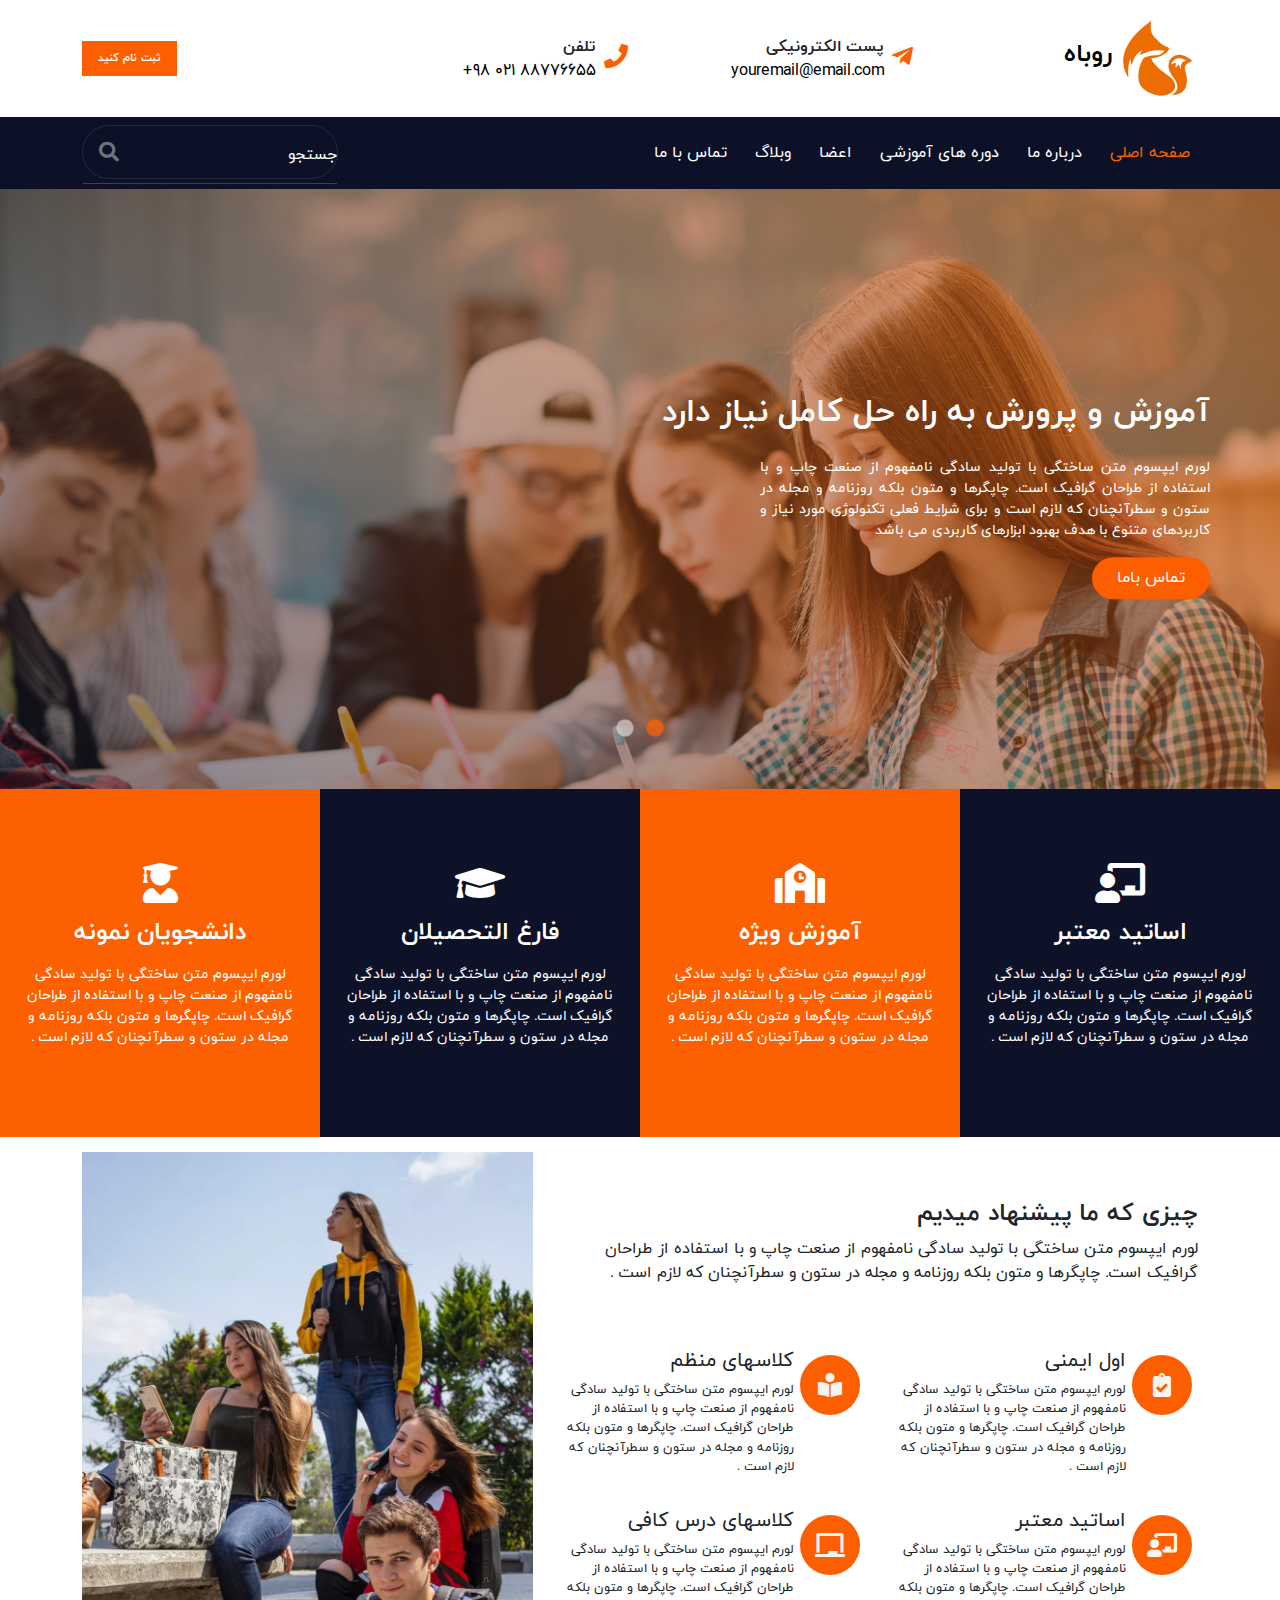
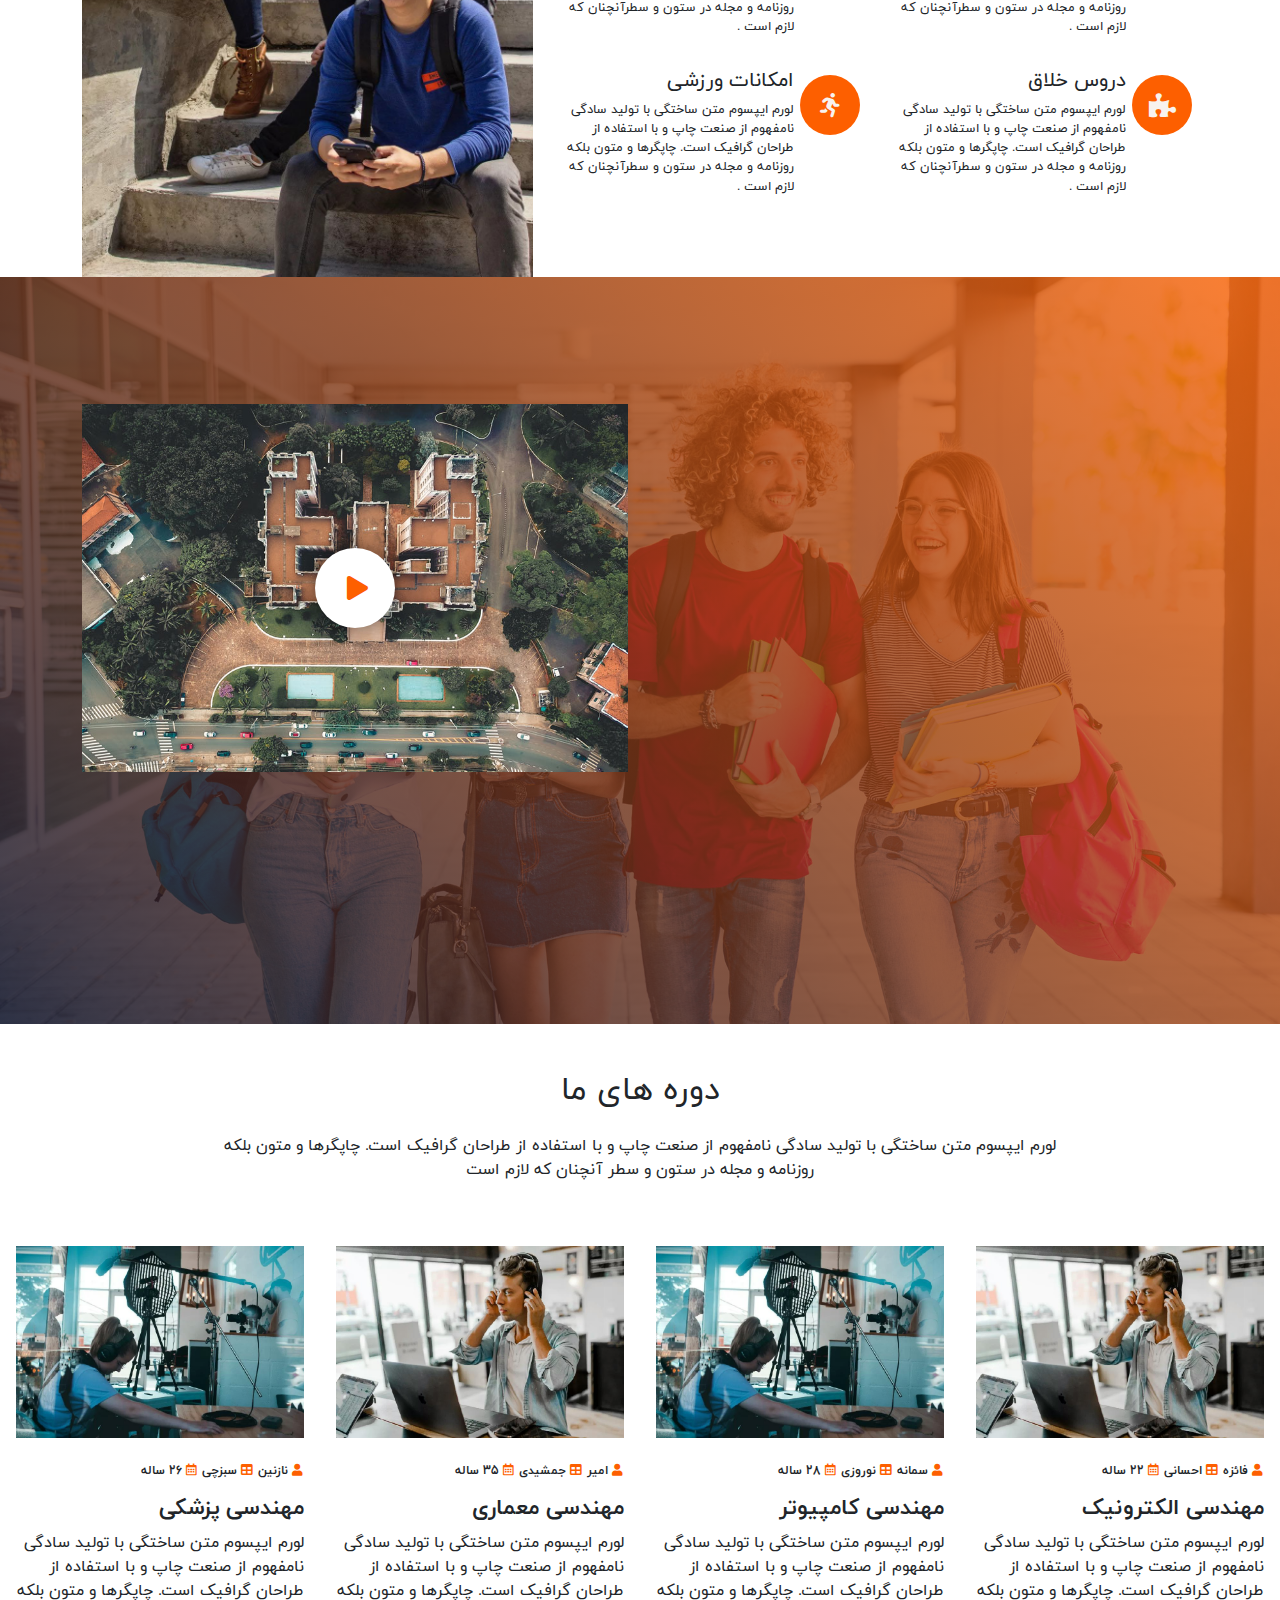
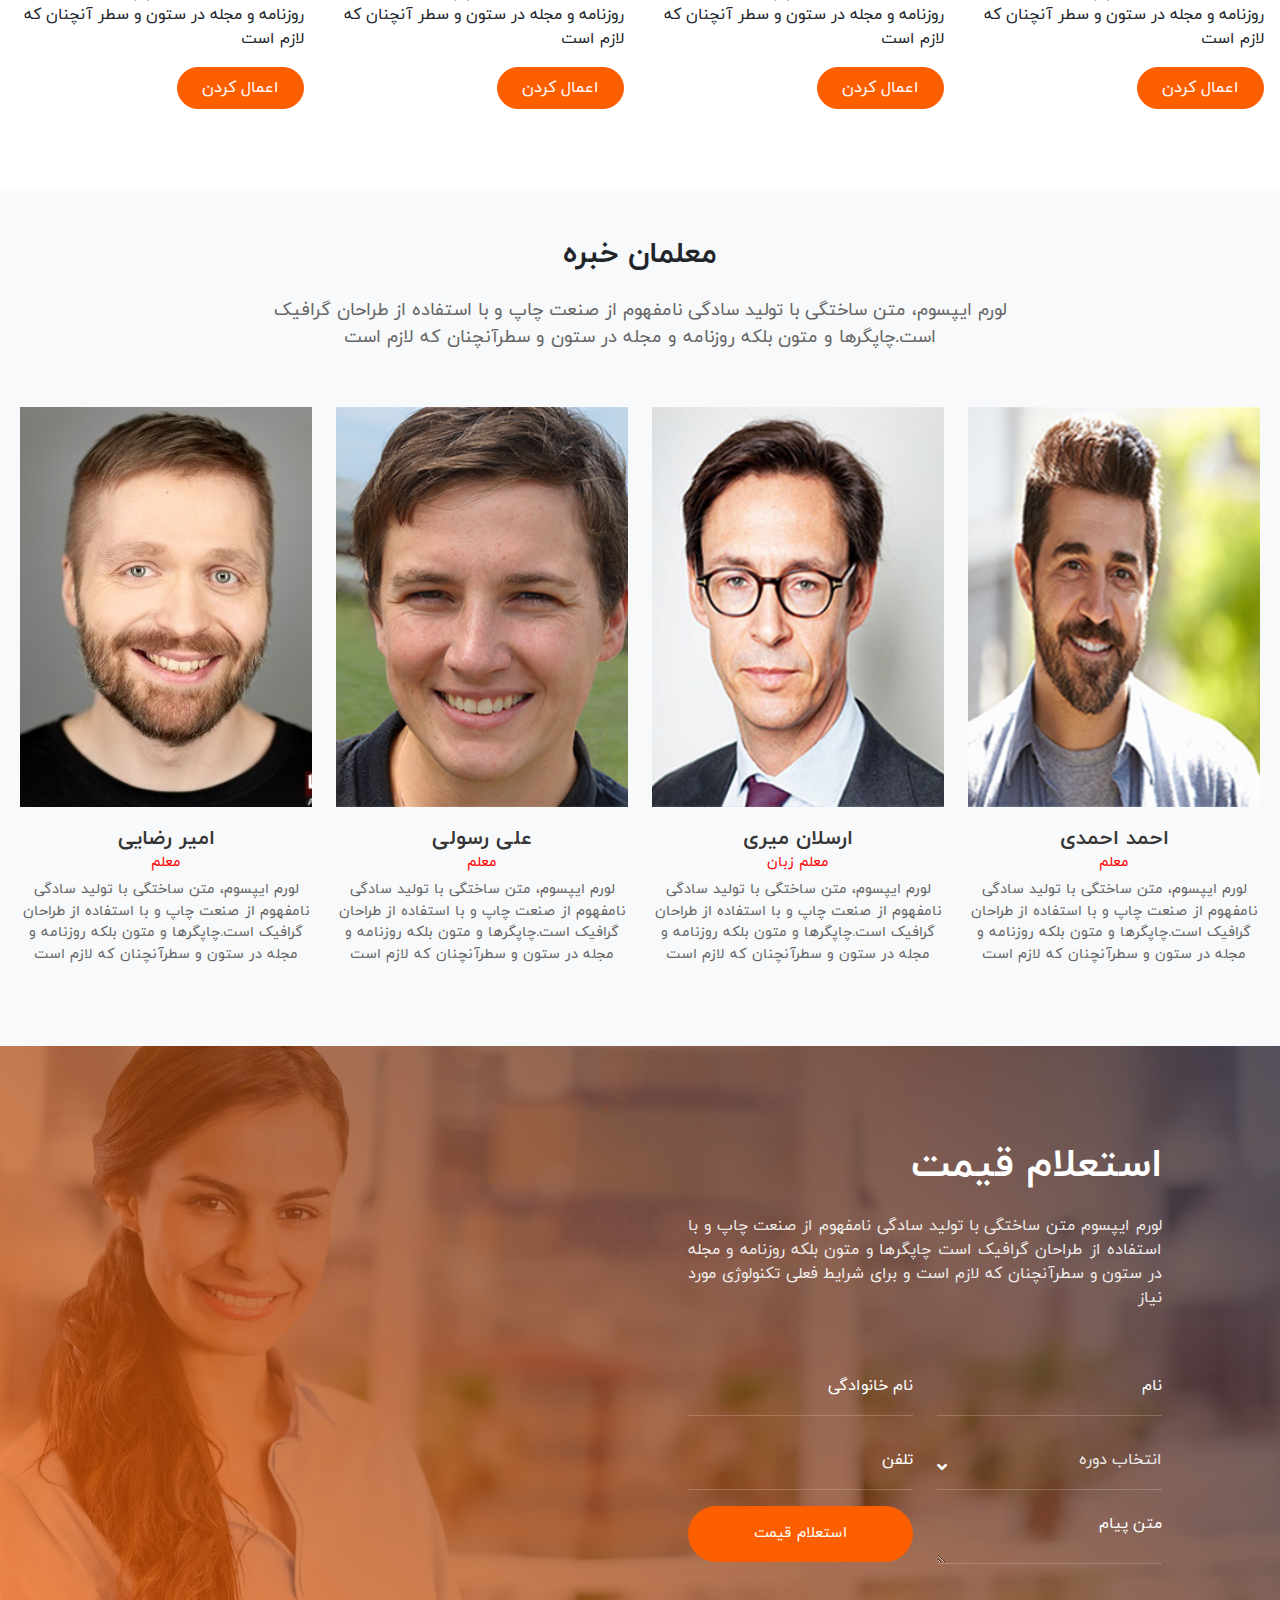
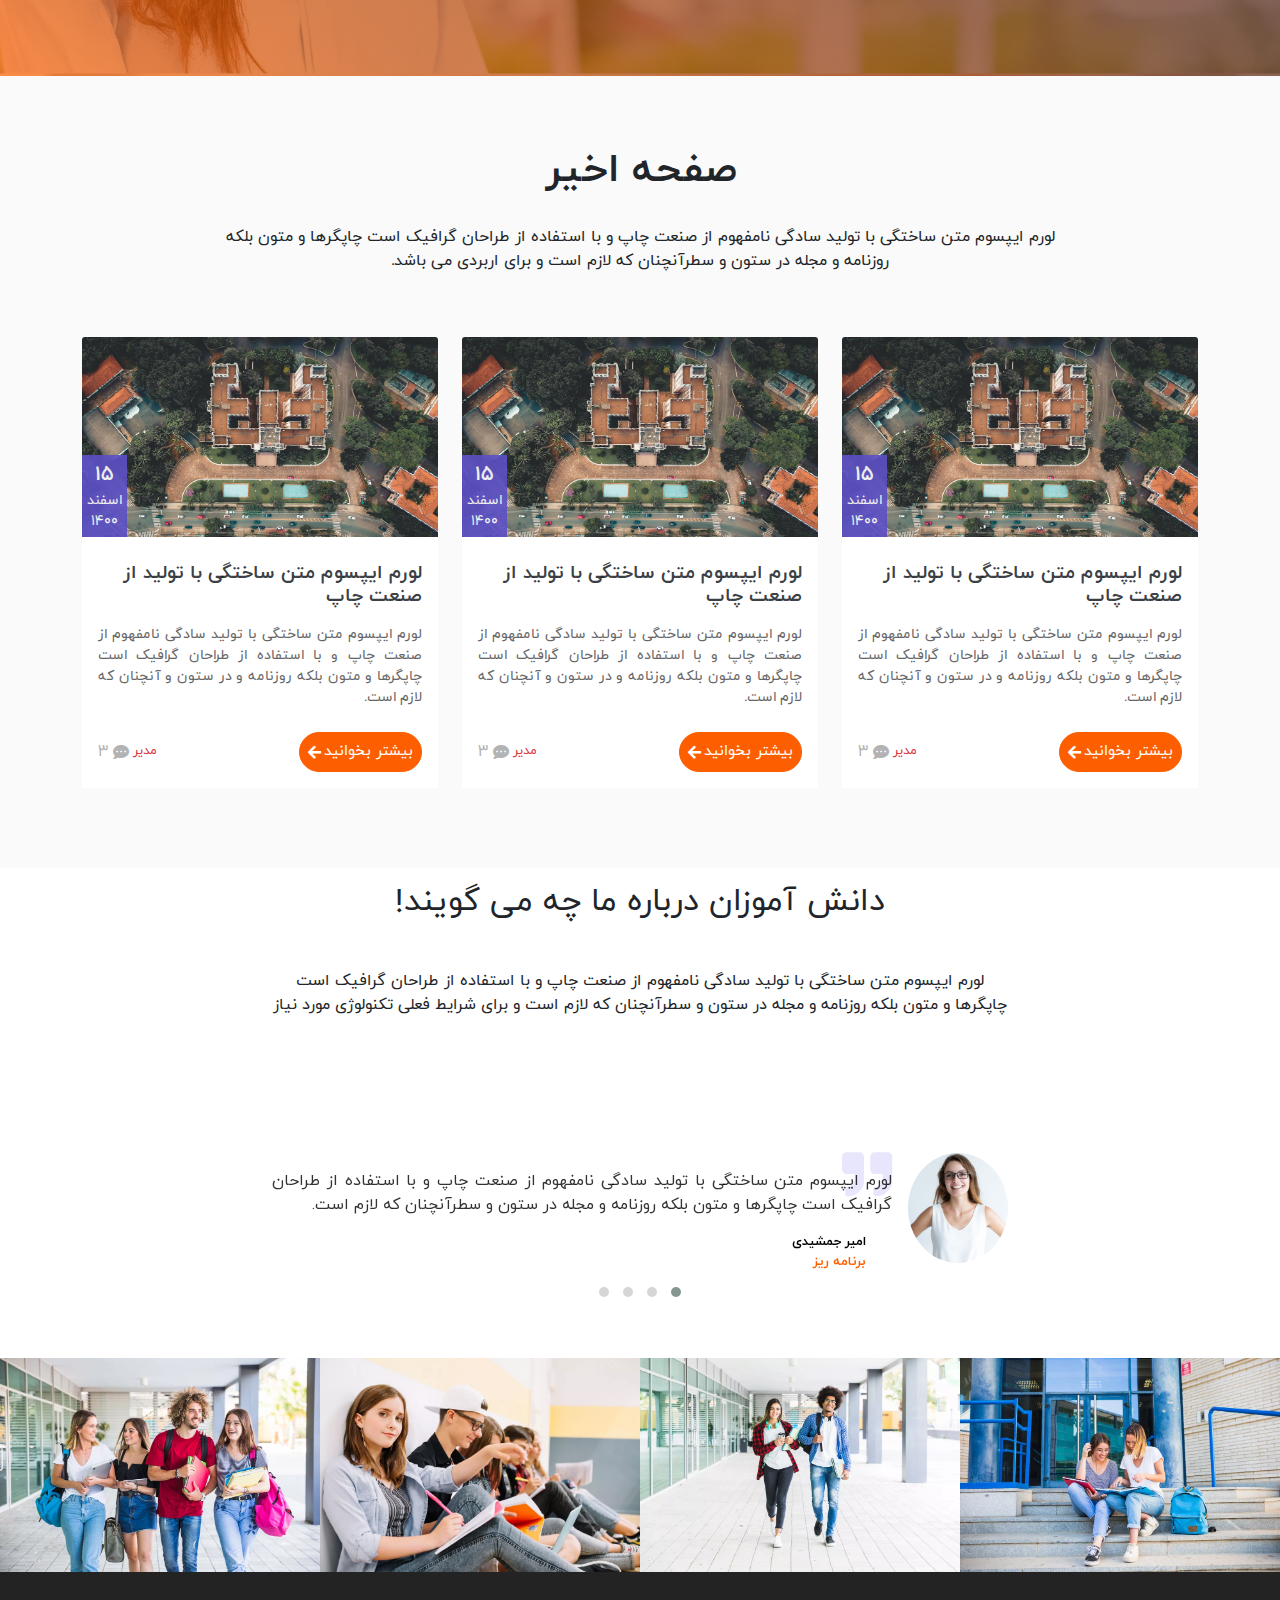
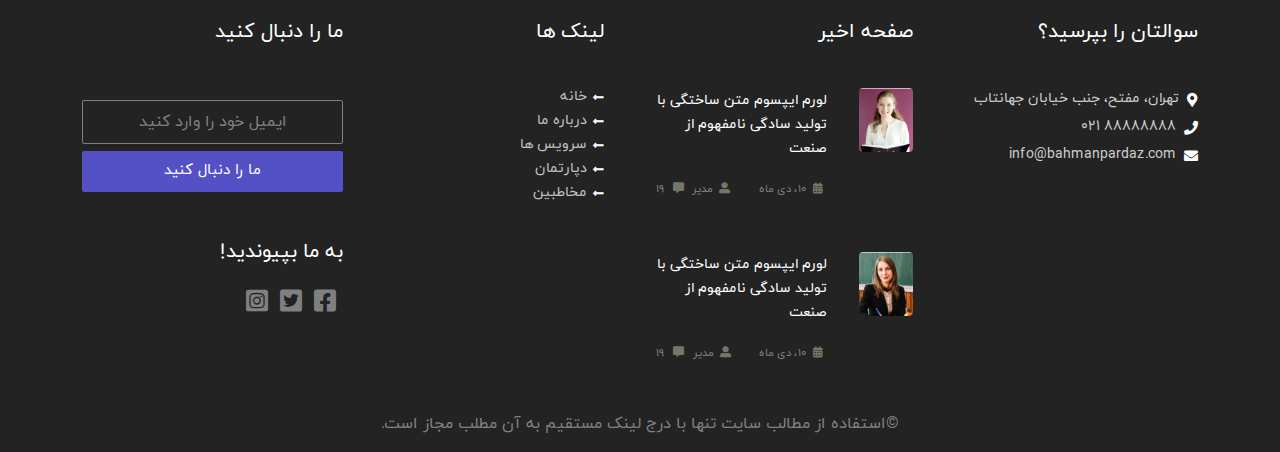
<file: index.html>
<!DOCTYPE html>
<html lang="fa" dir="rtl">

<head>
    <meta charset="UTF-8"/>
    <meta name="viewport"
          content="width=device-width, user-scalable=no, initial-scale=1.0, maximum-scale=1.0, minimum-scale=1.0"/>
    <meta http-equiv="X-UA-Compatible" content="ie=edge"/>
    <link rel="stylesheet" href="libraries/bootstrap-5.0.0-beta3-dist/css/bootstrap.rtl.min.css"/>
    <link rel="stylesheet" href="libraries/OwlCarousel2-2.3.4/docs/assets/owlcarousel/assets/owl.carousel.min.css">
    <link rel="stylesheet" href="libraries/OwlCarousel2-2.3.4/docs/assets/owlcarousel/assets/owl.theme.default.min.css">
    <link rel="stylesheet" href="libraries/fontawesome-free-5.15.3-web/css/all.min.css"/>
    <link rel="stylesheet" href="libraries/slick-1.8.1/slick/slick.css"/>
    <link rel="stylesheet" href="libraries/slick-1.8.1/slick/slick-theme.css"/>
    <link rel="stylesheet" href="css/pages/default-style.css"/>
    <link rel="stylesheet" href="css/pages/front-page-style.css"/>

    <title>قالب روباه</title>
</head>

<body>

<!--header section-->
<header class="header-section">
    <div class="container-md">
        <div class="row align-items-center">
            <div class="col-lg-3 my-3">
                <div class="site-logo">
                    <a href="#"><img src="img/header/logo.svg" alt="روباه" width="80px" height="80px"/>
                        <span>روباه</span>
                    </a>
                </div>
            </div>
            <div class="col-sm-4 col-lg-3 my-1 my-sm-3">
                <div class="email-address">
                    <div class="d-flex align-items-center">
                        <div class="item-icon">
                            <i class="fab fa-telegram-plane"></i>
                        </div>
                        <div class="item-text ms-2">
                            <div class="title">پست الکترونیکی</div>
                            <div class="link">
                                <a href="mailto: youremail@email.com">youremail@email.com</a>
                            </div>
                        </div>
                    </div>
                </div>
            </div>
            <div class="col-sm-4 col-lg-3 my-1 my-sm-3">
                <div class="phone-number">
                    <div class="d-flex align-items-center">
                        <div class="item-icon"><i class="fas fa-phone"></i></div>
                        <div class="item-text ms-2">
                            <div class="title">تلفن</div>
                            <div class="link">
                                <a href="tel:+9802188776655">+98 021 88776655</a>
                            </div>
                        </div>
                    </div>
                </div>
            </div>
            <div class="col-sm-4 col-lg-3 my-2 text-end">
                <a href="#" class="login-btn d-inline-block">ثبت نام کنید</a>
            </div>
        </div>
    </div>
</header>

<!--navbar section-->
<section class="nav-bg">
    <nav class="navbar navbar-expand-lg navbar-dark py-3">
        <div class="container-md menu-wrapper">
            <button class="navbar-toggler" type="button" data-bs-toggle="collapse"
                    data-bs-target="#navbarSupportedContent" aria-controls="navbarSupportedContent"
                    aria-expanded="false" aria-label="Toggle navigation">
                <span class="navbar-toggler-icon"></span>
            </button>
            <div class="collapse navbar-collapse" id="navbarSupportedContent">
                <ul class="navbar-nav me-auto">
                    <li class="nav-item">
                        <a href="#" class="nav-link active">صفحه اصلی</a>
                    </li>
                    <li class="nav-item">
                        <a href="#" class="nav-link">درباره ما</a>
                    </li>
                    <li class="nav-item">
                        <a href="#" class="nav-link">دوره های آموزشی</a>
                    </li>
                    <li class="nav-item">
                        <a href="#" class="nav-link">اعضا</a>
                    </li>
                    <li class="nav-item">
                        <a href="#" class="nav-link">وبلاگ</a>
                    </li>
                    <li class="nav-item">
                        <a href="#" class="nav-link">تماس با ما</a>
                    </li>
                </ul>
            </div>
            <form action="#" class="form-box">
                <div class="d-flex">
                    <input type="search" placeholder="جستجو" class="form-control box"/>
                    <button type="submit" class="form-control btn-box">
                        <span class="fa fa-search text-muted"></span>
                    </button>
                </div>
            </form>
        </div>
    </nav>
</section>


<!--main slider-->
<section id="slideshow">
    <div class="slide-item">
        <div class="overlay"></div>
        <img src="./img/1.jpg">
        <div class="item-content">
            <div class="container px-0">
                <h3 class="item-title mb-4 text-white">
                    آموزش و پرورش به راه حل کامل نیاز دارد
                </h3>
                <p class="item-description text-white">
                    لورم ایپسوم متن ساختگی با تولید سادگی نامفهوم از صنعت چاپ و با استفاده از طراحان گرافیک است.
                    چاپگرها
                    و متون بلکه روزنامه و مجله در ستون و سطرآنچنان که لازم است و برای شرایط فعلی تکنولوژی مورد نیاز
                    و
                    کاربردهای متنوع با هدف بهبود ابزارهای کاربردی می باشد
                </p>
                <a class="item-button btn px-4 py-2 rounded-pill" target="_blanck"
                   href="https://colorlib.com/preview/#fox">
                    تماس باما
                </a>
            </div>
        </div>
    </div>
    <div class="slide-item">
        <div class="overlay"></div>
        <img src="./img/2.jpg">
        <div class="item-content">
            <div class="container px-0">
                <h3 class="item-title mb-4 text-white">دانشگاه ، آموزش دانشکده</h3>
                <p class="item-description text-white">
                    لورم ایپسوم متن ساختگی با تولید سادگی نامفهوم از صنعت چاپ و با استفاده از طراحان گرافیک است.
                    چاپگرها
                    و متون بلکه روزنامه و مجله در ستون و سطرآنچنان که لازم است و برای شرایط فعلی تکنولوژی مورد نیاز
                    و
                    کاربردهای متنوع با هدف بهبود ابزارهای کاربردی می باشد
                </p>
                <a class="item-button btn px-4 py-2 rounded-pill" target="_blanck"
                   href="https://colorlib.com/preview/#fox">
                    تماس باما
                </a>
            </div>
        </div>
    </div>
</section>


<!--category box-->
<section class="container-fluid px-0">
    <div class="row g-0">
        <div class="col-sm-6 col-lg-3 first-box">
            <a href="" class="category-item bg-primary-color py-4 px-3">
                <div class="card-item">
                    <i class="fas fa-chalkboard-teacher"></i>
                    <h4 class="title my-3">اساتید معتبر</h4>
                    <p class="text">
                        لورم ایپسوم متن ساختگی با تولید سادگی نامفهوم از صنعت چاپ و با استفاده از طراحان گرافیک است.
                        چاپگرها و متون بلکه روزنامه و مجله در ستون و سطرآنچنان که لازم است .
                    </p>
                </div>
            </a>
        </div>
        <div class="col-sm-6 col-lg-3 second-box">
            <a href="" class="category-item bg-secondary-color py-4 px-3">
                <div class="card-item">
                    <i class="fas fa-school"></i>
                    <h4 class="title my-3">آموزش ویژه</h4>
                    <p class="text">
                        لورم ایپسوم متن ساختگی با تولید سادگی نامفهوم از صنعت چاپ و با استفاده از طراحان گرافیک است.
                        چاپگرها و متون بلکه روزنامه و مجله در ستون و سطرآنچنان که لازم است .
                    </p>
                </div>
            </a>
        </div>
        <div class="col-sm-6 col-lg-3 third-box">
            <a href="" class="category-item bg-primary-color py-4 px-3">
                <div class="card-item">
                    <i class="fas fa-graduation-cap"></i>
                    <h4 class="title my-3">فارغ التحصیلان</h4>
                    <p class="text">
                        لورم ایپسوم متن ساختگی با تولید سادگی نامفهوم از صنعت چاپ و با استفاده از طراحان گرافیک است.
                        چاپگرها و متون بلکه روزنامه و مجله در ستون و سطرآنچنان که لازم است .
                    </p>
                </div>
            </a>
        </div>
        <div class="col-sm-6 col-lg-3 forth-box">
            <a href="" class="category-item bg-secondary-color py-4 px-3">
                <div class="card-item">
                    <i class="fas fa-user-graduate"></i>
                    <h4 class="title my-3">دانشجویان نمونه</h4>
                    <p class="text">
                        لورم ایپسوم متن ساختگی با تولید سادگی نامفهوم از صنعت چاپ و با استفاده از طراحان گرافیک است.
                        چاپگرها و متون بلکه روزنامه و مجله در ستون و سطرآنچنان که لازم است .
                    </p>
                </div>
            </a>
        </div>
    </div>
</section>


<!--Offer section-->
<section class="container offer-section">
    <div class="row">
        <div class="col-md-7 order-1 order-md-0 d-flex flex-column justify-content-center">
            <div class="offer-detail my-5">
                <h2 class="title">چیزی که ما پیشنهاد میدیم</h2>
                <p class="text">
                    لورم ایپسوم متن ساختگی با تولید سادگی نامفهوم از صنعت چاپ و با استفاده از طراحان گرافیک است.
                    چاپگرها
                    و متون بلکه روزنامه و مجله در ستون و سطرآنچنان که لازم است .
                </p>
            </div>
            <div class="row mb-5">
                <div class="col-lg-6 mb-3">
                    <div class="offer-item d-flex">
                        <div class="
                    item-icon
                    rounded-circle
                    d-flex
                    justify-content-center
                    align-items-center
                  ">
                            <i class="fas fa-clipboard-check"></i>
                        </div>
                        <div class="text">
                            <h5 class="title">اول ایمنی</h5>
                            <p class="abstract">
                                لورم ایپسوم متن ساختگی با تولید سادگی نامفهوم از صنعت چاپ و با استفاده از طراحان
                                گرافیک
                                است. چاپگرها و متون بلکه روزنامه و مجله در ستون و سطرآنچنان که لازم است .
                            </p>
                        </div>
                    </div>
                </div>
                <div class="col-lg-6 mb-3">
                    <div class="offer-item d-flex">
                        <div class="
                    item-icon
                    rounded-circle
                    d-flex
                    justify-content-center
                    align-items-center
                  ">
                            <i class="fas fa-book-reader"></i>
                        </div>
                        <div class="text">
                            <h5 class="title"> کلاسهای منظم</h5>
                            <p class="abstract">
                                لورم ایپسوم متن ساختگی با تولید سادگی نامفهوم از صنعت چاپ و با استفاده از طراحان
                                گرافیک
                                است. چاپگرها و متون بلکه روزنامه و مجله در ستون و سطرآنچنان که لازم است .
                            </p>
                        </div>
                    </div>
                </div>
                <div class="col-lg-6 mb-3">
                    <div class="offer-item d-flex">
                        <div class="
                    item-icon
                    rounded-circle
                    d-flex
                    justify-content-center
                    align-items-center
                  ">
                            <i class="fas fa-chalkboard-teacher"></i>
                        </div>
                        <div class="text">
                            <h5 class="title">اساتید معتبر</h5>
                            <p class="abstract">
                                لورم ایپسوم متن ساختگی با تولید سادگی نامفهوم از صنعت چاپ و با استفاده از طراحان
                                گرافیک
                                است. چاپگرها و متون بلکه روزنامه و مجله در ستون و سطرآنچنان که لازم است .
                            </p>
                        </div>
                    </div>
                </div>
                <div class="col-lg-6 mb-3">
                    <div class="offer-item d-flex">
                        <div class="
                    item-icon
                    rounded-circle
                    d-flex
                    justify-content-center
                    align-items-center
                  ">
                            <i class="fas fa-chalkboard"></i>
                        </div>
                        <div class="text">
                            <h5 class="title">کلاسهای درس کافی</h5>
                            <p class="abstract">
                                لورم ایپسوم متن ساختگی با تولید سادگی نامفهوم از صنعت چاپ و با استفاده از طراحان
                                گرافیک
                                است. چاپگرها و متون بلکه روزنامه و مجله در ستون و سطرآنچنان که لازم است .
                            </p>
                        </div>
                    </div>
                </div>
                <div class="col-lg-6 mb-3">
                    <div class="offer-item d-flex">
                        <div class="
                    item-icon
                    rounded-circle
                    d-flex
                    justify-content-center
                    align-items-center
                  ">
                            <i class="fas fa-puzzle-piece"></i>
                        </div>
                        <div class="text">
                            <h5 class="title">دروس خلاق
                            </h5>
                            <p class="abstract">
                                لورم ایپسوم متن ساختگی با تولید سادگی نامفهوم از صنعت چاپ و با استفاده از طراحان
                                گرافیک
                                است. چاپگرها و متون بلکه روزنامه و مجله در ستون و سطرآنچنان که لازم است .
                            </p>
                        </div>
                    </div>
                </div>
                <div class="col-lg-6 mb-3">
                    <div class="offer-item d-flex">
                        <div class="
                    item-icon
                    rounded-circle
                    d-flex
                    justify-content-center
                    align-items-center
                  ">
                            <i class="fas fa-running"></i>
                        </div>
                        <div class="text">
                            <h5 class="title">امکانات ورزشی</h5>
                            <p class="abstract">
                                لورم ایپسوم متن ساختگی با تولید سادگی نامفهوم از صنعت چاپ و با استفاده از طراحان
                                گرافیک
                                است. چاپگرها و متون بلکه روزنامه و مجله در ستون و سطرآنچنان که لازم است .
                            </p>
                        </div>
                    </div>
                </div>
            </div>
        </div>

        <div class="col-md-5">
            <div class="offer-image h-100">
                <img src="./img/offer/img3.jpg">
            </div>
        </div>
    </div>
</section>


<!-- about section -->
<section class="about parallax-box">
    <div class="container">
        <div class="row mb-5 pb-2">
            <div class="col-md-6 right-section pe-lg-5 pt-5 pt-lg-0 animated animatedFadeInUp fadeInUp">
                <h2 class="mb-4">دانشگاه</h2>
                <p>لورم ایپسوم متن ساختگی با تولید سادگی نامفهوم از صنعت چاپ و با استفاده از طراحان گرافیک است.
                    چاپگرها
                    و متون بلکه روزنامه و مجله در ستون و سطرآنچنان که لازم است و برای شرایط فعلی تکنولوژی مورد نیاز
                    و
                    کاربردهای متنوع با هدف بهبود ابزارهای کاربردی می باشد. کتابهای زیادی در شصت و سه درصد گذشته، حال
                    و
                    آینده شناخت فراوان جامعه و متخصصان را می طلبد تا با نرم افزارها شناخت بیشتری را برای طراحان
                    رایانه
                    ای علی الخصوص طراحان خلاقی و فرهنگ پیشرو در زبان فارسی ایجاد کرد.</p>
                <p>لورم ایپسوم متن ساختگی با تولید سادگی نامفهوم از صنعت چاپ و با استفاده از طراحان گرافیک است.
                    چاپگرها
                    و متون بلکه روزنامه و مجله در ستون و سطرآنچنان که لازم است و برای شرایط فعلی تکنولوژی مورد نیاز
                    و
                    کاربردهای متنوع با هدف بهبود ابزارهای کاربردی می باشد.</p>
            </div>
            <div class="col-md-6 d-flex order-first order-md-last">
                <div class="img d-flex align-items-center">
                    <div class="video d-flex justify-content-center">
                        <a href="#" class="icon-video d-flex align-items-center justify-content-center"
                           data-bs-toggle="modal" data-bs-target="#exampleModal">
                            <span class="fas fa-play"></span>
                        </a>
                    </div>
                </div>
            </div>
        </div>
        <div class="row d-md-flex justify-content-center align-items-center counter_box"
             id="counterBox">
            <div class="col-lg-12">
                <div class="row d-md-flex align-items-center justify-content-center">
                    <div
                            class="col-md-3 counter d-flex justify-content-center align-items-center animated animatedFadeInUp fadeInUp">
                        <div>
                            <strong class="number text-center" id='0101'>-</strong>
                            <span class="text text-center">جوایز</span>
                        </div>
                    </div>
                    <div
                            class="col-md-3 counter d-flex justify-content-center align-items-center animated animatedFadeInUp fadeInUp">
                        <div>
                            <strong class="number text-center" id='0102'>-</strong>
                            <span class="text text-center">دوره های آموزشی</span>
                        </div>
                    </div>
                    <div
                            class="col-md-3 counter d-flex justify-content-center align-items-center animated animatedFadeInUp fadeInUp">
                        <div>
                            <strong class="number text-center" id='0103'>-</strong>
                            <span class="text text-center">دانش آموزان</span>
                        </div>
                    </div>
                    <div
                            class="col-md-3 counter d-flex justify-content-center align-items-center animated animatedFadeInUp fadeInUp">
                        <div>
                            <strong class="number text-center" id='0104'>-</strong>
                            <span class="text text-center">استادان معتبر</span>
                        </div>

                    </div>
                </div>
            </div>
        </div>
    </div>
</section>

<div class="modal fade" id="exampleModal" tabindex="-1" aria-labelledby="exampleModalLabel" aria-hidden="true">
    <div class="modal-dialog modal-xl">
        <div class="modal-content">
            <div class="modal-body">
                <button type="button" class="btn-close" data-bs-dismiss="modal" aria-label="Close"></button>
                <video controls width="100%">
                    <source src="img/mov_bbb.mp4" type="video/mp4">
                </video>
            </div>
        </div>
    </div>
</div>


<!--our courses-->
<section class="container-courses my-5">
    <div class="row justify-content-center pb-2 mb-4 g-0">
        <div class="col-md-8 text-center">
            <h2 class="mb-4 bold">دوره های ما</h2>
            <p>لورم ایپسوم متن ساختگی با تولید سادگی نامفهوم از صنعت چاپ و با استفاده از طراحان گرافیک است. چاپگرها
                و
                متون بلکه روزنامه و مجله در ستون و سطر آنچنان که لازم است </p>
        </div>
    </div>
    <div class="row g-0">
        <div class="col-sm-6 col-lg-3 images-box">
            <img src="./img/our-cources/xcourse-2.jpg.pagespeed.ic.tULEbOks4w.webp.jpg">
            <div class="text pt-4">
                <div class="icons">
                    <div class="personal">
                            <span>
                                <i class="fas fa-user mr-2"></i>
                                فائزه
                            </span>
                        <span>
                                <i class="fas fa-table mr-2"></i>
                                احسانی
                            </span>
                        <span>
                                <i class="far fa-calendar-alt mr-2"></i>
                                22 ساله
                            </span>
                    </div>
                </div>
                <h3> مهندسی الکترونیک</h3>
                <p>لورم ایپسوم متن ساختگی با تولید سادگی نامفهوم از صنعت چاپ و با استفاده از طراحان گرافیک است.
                    چاپگرها
                    و متون بلکه روزنامه و مجله در ستون و سطر آنچنان که لازم است </p>
                <p>
                    <a class="button-style btn px-4 py-2 rounded-pill" target="_blanck"
                       href="https://colorlib.com/preview/#fox">اعمال کردن</a>
                </p>

            </div>
        </div>

        <div class="col-sm-6 col-lg-3 images-box">
            <div class="cources-image">
                <img src="./img/our-cources/xcourse-4.jpg.pagespeed.ic.waS01AiYnQ.webp.jpg">
            </div>
            <div class="text pt-4">
                <div class="icons d-flex">
                    <div class="personal">
                            <span>
                                <i class="fas fa-user mr-2"></i>
                                سمانه
                            </span>
                        <span>
                                <i class="fas fa-table mr-2"></i>
                                نوروزی
                            </span>
                        <span>
                                <i class="far fa-calendar-alt mr-2"></i>
                                28 ساله
                            </span>
                    </div>
                </div>
                <h3> مهندسی کامپیوتر</h3>
                <p>لورم ایپسوم متن ساختگی با تولید سادگی نامفهوم از صنعت چاپ و با استفاده از طراحان گرافیک است.
                    چاپگرها
                    و متون بلکه روزنامه و مجله در ستون و سطر آنچنان که لازم است </p>
                <p>
                    <a class="button-style btn px-4 py-2 rounded-pill" target="_blanck"
                       href="https://colorlib.com/preview/#fox">اعمال کردن</a>
                </p>
            </div>
        </div>

        <div class="col-sm-6 col-lg-3 images-box">
            <img src="./img/our-cources/xcourse-2.jpg.pagespeed.ic.tULEbOks4w.webp.jpg">
            <div class="text pt-4">
                <div class="icons">
                    <div class="personal">
                            <span>
                                <i class="fas fa-user mr-2"></i>
                                امیر
                            </span>
                        <span>
                                <i class="fas fa-table mr-2"></i>
                                جمشیدی
                            </span>
                        <span>
                                <i class="far fa-calendar-alt mr-2"></i>
                                35 ساله
                            </span>
                    </div>
                </div>
                <h3>مهندسی معماری</h3>
                <p>لورم ایپسوم متن ساختگی با تولید سادگی نامفهوم از صنعت چاپ و با استفاده از طراحان گرافیک است.
                    چاپگرها
                    و متون بلکه روزنامه و مجله در ستون و سطر آنچنان که لازم است </p>
                <p>
                    <a class="button-style btn px-4 py-2 rounded-pill" target="_blanck"
                       href="https://colorlib.com/preview/#fox">اعمال کردن</a>
                </p>
            </div>
        </div>

        <div class="col-sm-6 col-lg-3 images-box">
            <img src="./img/our-cources/xcourse-4.jpg.pagespeed.ic.waS01AiYnQ.webp.jpg">
            <div class="text pt-4">
                <div class="icons">
                    <div class="personal">
                            <span>
                                <i class="fas fa-user mr-2"></i>
                                نازنین
                            </span>
                        <span>
                                <i class="fas fa-table mr-2"></i>
                                سبزچی
                            </span>
                        <span>
                                <i class="far fa-calendar-alt mr-2"></i>
                                26 ساله
                            </span>
                    </div>
                </div>
                <h3>مهندسی پزشکی</h3>
                <p>لورم ایپسوم متن ساختگی با تولید سادگی نامفهوم از صنعت چاپ و با استفاده از طراحان گرافیک است.
                    چاپگرها
                    و متون بلکه روزنامه و مجله در ستون و سطر آنچنان که لازم است </p>
                <p>
                    <a class="button-style btn px-4 py-2 rounded-pill" target="_blanck"
                       href="https://colorlib.com/preview/#fox">اعمال کردن</a>
                </p>
            </div>
        </div>
    </div>
</section>

<!--certifeid teachers-->
<section class="certifeidteachers py-5">
    <div class="container-fluid">
        <div class="row">
            <div class="col-md-8 offset-md-2">
                <h2 class="section-title mb-4">معلمان خبره</h2>
                <p class="section-text mb-5">
                    لورم ایپسوم، متن ساختگی با تولید سادگی نامفهوم از صنعت چاپ و با استفاده از طراحان گرافیک
                    است.چاپگرها و متون بلکه روزنامه و مجله در ستون و سطرآنچنان که لازم است
                </p>
            </div>
        </div>
        <div class="row g-4 p-2 mb-4">
            <div class="col-sm-6 col-lg-3">
                <div class="item">
                    <div class="image mb-3">
                        <a href="#">
                            <img src="img/Untitled-10.png" alt="معلمان خبره">
                        </a>
                        <div class="icon">
                            <ul>
                                <li>
                                    <a href="#"><i class="fab fa-telegram-plane"></i></a>
                                </li>
                                <li>
                                    <a href="#"><i class="fab fa-instagram"></i></a>
                                </li>
                                <li>
                                    <a href="#"><i class="fab fa-facebook-f"></i></a>
                                </li>
                                <li>
                                    <a href="#"><i class="fab fa-google-plus-g"></i></a>
                                </li>
                            </ul>
                        </div>
                    </div>
                    <div class="user-name">
                        <a href="#">احمد احمدی</a>
                    </div>
                    <h3 class="person-rule">معلم</h3>
                    <p class="item-body mb-0">
                        لورم ایپسوم، متن ساختگی با تولید سادگی نامفهوم از صنعت چاپ و با استفاده از طراحان گرافیک
                        است.چاپگرها و متون بلکه روزنامه و مجله در ستون و سطرآنچنان که لازم است
                    </p>
                </div>
            </div>
            <div class="col-sm-6 col-lg-3">
                <div class="item">
                    <div class="image mb-3">
                        <a href="#">
                            <img src="img/Untitled-11.png" alt="معلمان خبره">
                        </a>
                        <div class="icon">
                            <ul>
                                <li>
                                    <a href="#"><i class="fab fa-telegram-plane"></i></a>
                                </li>
                                <li>
                                    <a href="#"><i class="fab fa-instagram"></i></a>
                                </li>
                                <li>
                                    <a href="#"><i class="fab fa-facebook-f"></i></a>
                                </li>
                                <li>
                                    <a href="#"><i class="fab fa-google-plus-g"></i></a>
                                </li>
                            </ul>
                        </div>
                    </div>
                    <div class="user-name">
                        <a href="#">ارسلان میری</a>
                    </div>
                    <h3 class="person-rule"> معلم زبان</h3>
                    <p class="item-body mb-0">
                        لورم ایپسوم، متن ساختگی با تولید سادگی نامفهوم از صنعت چاپ و با استفاده از طراحان گرافیک
                        است.چاپگرها و متون بلکه روزنامه و مجله در ستون و سطرآنچنان که لازم است
                    </p>
                </div>
            </div>
            <div class="col-sm-6 col-lg-3">
                <div class="item">
                    <div class="image mb-3">
                        <a href="#">
                            <img src="img/Untitled-12.png" alt="معلمان خبره">
                        </a>
                        <div class="icon">
                            <ul>
                                <li>
                                    <a href="#"><i class="fab fa-telegram-plane"></i></a>
                                </li>
                                <li>
                                    <a href="#"><i class="fab fa-instagram"></i></a>
                                </li>
                                <li>
                                    <a href="#"><i class="fab fa-facebook-f"></i></a>
                                </li>
                                <li>
                                    <a href="#"><i class="fab fa-google-plus-g"></i></a>
                                </li>
                            </ul>
                        </div>
                    </div>
                    <div class="user-name">
                        <a href="#"> علی رسولی</a>
                    </div>
                    <h3 class="person-rule">معلم </h3>
                    <p class="item-body mb-0">
                        لورم ایپسوم، متن ساختگی با تولید سادگی نامفهوم از صنعت چاپ و با استفاده از طراحان گرافیک
                        است.چاپگرها و متون بلکه روزنامه و مجله در ستون و سطرآنچنان که لازم است
                    </p>
                </div>
            </div>
            <div class="col-sm-6 col-lg-3">
                <div class="item">
                    <div class="image mb-3">
                        <a href="#">
                            <img src="img/عکس-پروفایل-شخص.jpeg" alt="معلمان خبره">
                        </a>
                        <div class="icon">
                            <ul>
                                <li>
                                    <a href="#"><i class="fab fa-telegram-plane"></i></a>
                                </li>
                                <li>
                                    <a href="#"><i class="fab fa-instagram"></i></a>
                                </li>
                                <li>
                                    <a href="#"><i class="fab fa-facebook-f"></i></a>
                                </li>
                                <li>
                                    <a href="#"><i class="fab fa-google-plus-g"></i></a>
                                </li>
                            </ul>
                        </div>
                    </div>
                    <div class="user-name">
                        <a href="#">امیر رضایی</a>
                    </div>
                    <h3 class="person-rule">معلم</h3>
                    <p class="item-body mb-0">
                        لورم ایپسوم، متن ساختگی با تولید سادگی نامفهوم از صنعت چاپ و با استفاده از طراحان گرافیک
                        است.چاپگرها و متون بلکه روزنامه و مجله در ستون و سطرآنچنان که لازم است
                    </p>
                </div>
            </div>
        </div>
    </div>
</section>

<!-- request quote section -->
<section class="request-section parallax-box">
    <div class="container-md">
        <div class="row">
            <div class="col-md-6 py-5 px-md-5">
                <div class="mb-5 request-title pt-5">
                    <h2 class="mb-4">استعلام قیمت</h2>
                    <p>لورم ایپسوم متن ساختگی با تولید
                        سادگی نامفهوم از صنعت چاپ و با استفاده از طراحان گرافیک است چاپگرها و متون بلکه
                        روزنامه و مجله در ستون و سطرآنچنان که لازم است و برای شرایط فعلی تکنولوژی مورد نیاز
                    </p>
                </div>
                <form action="#" class="pb-5">
                    <div class="row">
                        <div class="col-md-6">
                            <input type="text" placeholder="نام" class="form-control">
                        </div>
                        <div class="col-md-6">
                            <input type="text" placeholder="نام خانوادگی" class="form-control">
                        </div>
                    </div>
                    <div class="row">
                        <div class="col-md-6 position-relative">
                            <div class="select-course-icon">
                                <span class="fas fa-angle-down arrow-down"></span>
                            </div>
                            <select class="form-select form-control select-course" aria-label="Default select example">
                                <option selected>انتخاب دوره</option>
                                <option value="art">هنرهای تجسمی</option>
                                <option value="language">زبان های خارجی</option>
                                <option value="music">موزیک</option>
                                <option value="sport">ورزش</option>
                                <option value="other">دیگر دوره ها</option>
                            </select>
                        </div>
                        <div class="col-md-6">
                            <input type="text" class="form-control" placeholder="تلفن">
                        </div>
                    </div>
                    <div class="row">
                        <div class="col-md-6">
                            <textarea cols="30" rows="2" placeholder="متن پیام" class="form-control request-textarea"></textarea>
                        </div>
                        <div class="col-md-6 request-btn">
                            <input type="submit" value="استعلام قیمت" class="btn btn-primary py-3 px-4">
                        </div>
                    </div>
                </form>
            </div>
        </div>
    </div>
</section>

<!--define blog-section -->
<section class="gray-background pt-5 pb-3">
    <div class="container">
        <div class="row">
            <div class="head-blog text-center w-75 mx-auto mb-5">
                <h2 class="mt-2">صفحه اخیر</h2>
                <p class="mb-3 mt-2">لورم ایپسوم متن ساختگی با تولید سادگی نامفهوم از صنعت چاپ و با استفاده از
                    طراحان گرافیک است چاپگرها و متون بلکه روزنامه و مجله در ستون و سطرآنچنان که لازم است و برای
                    اربردی می باشد.</p>
            </div>
        </div>
        <div class="row mb-5">
            <div class="col-md-4 col-sm-12 col-lg-4">
                <div class="card mb-3">
                    <div class="position-relative">
                        <a href="#">
                            <img class="card-img-top" src="./img/about-2.jpg" alt="Card image cap">
                            <div class="date">
                                <div class="day">15</div>
                                <div class="month">اسفند</div>
                                <div class="year">1400</div>
                            </div>
                        </a>
                    </div>
                    <div class="card-body">
                        <h4 class="card-title"><a href="#">لورم ایپسوم متن ساختگی با تولید از صنعت چاپ</a></h4>
                        <p class="card-text">لورم ایپسوم متن ساختگی با تولید سادگی نامفهوم از صنعت
                            چاپ و با استفاده از طراحان گرافیک است چاپگرها و متون بلکه روزنامه و در ستون و آنچنان
                            که
                            لازم
                            است.</p>
                        <div class="d-flex align-items-center mt-4">
                            <a href="#" class="card-link btn btn-primary">بیشتر بخوانید<i
                                    class="fas fa-arrow-left"></i></a>
                            <a href="#" class="card-link text-danger">مدیر</a>
                            <i class="fas fa-comment-dots mx-1"></i>
                            <span class="color-message">3</span>
                        </div>
                    </div>
                </div>
            </div>
            <div class="col-md-4 col-sm-12 col-lg-4">
                <div class="card mb-3">
                    <div class="position-relative">
                        <a href="#">
                            <img class="card-img-top" src="./img/about-2.jpg" alt="Card image cap">
                            <div class="date">
                                <div class="day">15</div>
                                <div class="month">اسفند</div>
                                <div class="year">1400</div>
                            </div>
                        </a>
                    </div>
                    <div class="card-body">
                        <h4 class="card-title"><a href="#">لورم ایپسوم متن ساختگی با تولید از صنعت چاپ</a></h4>
                        <p class="card-text">لورم ایپسوم متن ساختگی با تولید سادگی نامفهوم از صنعت
                            چاپ و با استفاده از طراحان گرافیک است چاپگرها و متون بلکه روزنامه و در ستون و آنچنان
                            که
                            لازم
                            است.</p>
                        <div class="d-flex align-items-center mt-4">
                            <a href="#" class="card-link btn btn-primary">بیشتر بخوانید<i
                                    class="fas fa-arrow-left"></i></a>
                            <a href="#" class="card-link text-danger">مدیر</a>
                            <i class="fas fa-comment-dots mx-1"></i>
                            <span class="color-message">3</span>
                        </div>
                    </div>
                </div>
            </div>
            <div class="col-md-4 col-sm-12 col-lg-4">
                <div class="card mb-3">
                    <div class="position-relative">
                        <a href="#">
                            <img class="card-img-top" src="./img/about-2.jpg" alt="Card image cap">
                            <div class="date">
                                <div class="day">15</div>
                                <div class="month">اسفند</div>
                                <div class="year">1400</div>
                            </div>
                        </a>
                    </div>
                    <div class="card-body">
                        <h4 class="card-title"><a href="#">لورم ایپسوم متن ساختگی با تولید از صنعت چاپ</a></h4>
                        <p class="card-text">لورم ایپسوم متن ساختگی با تولید سادگی نامفهوم از صنعت
                            چاپ و با استفاده از طراحان گرافیک است چاپگرها و متون بلکه روزنامه و در ستون و آنچنان
                            که
                            لازم
                            است.</p>
                        <div class="d-flex align-items-center mt-4">
                            <a href="#" class="card-link btn btn-primary">بیشتر بخوانید<i
                                    class="fas fa-arrow-left"></i></a>
                            <a href="#" class="card-link text-danger">مدیر</a>
                            <i class="fas fa-comment-dots mx-1"></i>
                            <span class="color-message">3</span>
                        </div>
                    </div>
                </div>
            </div>
        </div>
    </div>
</section>

<!-- testimony -->
<section class="mb-5">
    <div class="container">
        <div class="row">
            <div class="col-md-8 offset-md-2 text-center head-section">
                <h2 class="mb-4">دانش آموزان درباره ما چه می گویند!</h2>
                <p>لورم ایپسوم متن ساختگی با تولید سادگی نامفهوم از صنعت چاپ و با استفاده از
                    طراحان گرافیک است چاپگرها و متون بلکه روزنامه و مجله در ستون و سطرآنچنان که لازم است و برای
                    شرایط فعلی تکنولوژی مورد نیاز</p>
            </div>
        </div>
        <div class="row">
            <div class="col-md-12 col-lg-8 offset-lg-2">
                <div class="owl-carousel owl-theme owl-slider">
                    <div class="item-card d-sm-flex">
                        <img src="./img/owl/1.jpg">
                        <div class="text-quote">
                            <i class="fas fa-quote-right"></i>
                            <p>لورم ایپسوم متن ساختگی با تولید سادگی نامفهوم از صنعت چاپ و با استفاده از طراحان
                                گرافیک است چاپگرها و متون بلکه روزنامه و مجله در ستون و سطرآنچنان که لازم است.</p>
                            <div class="testimony">
                                <span class="d-block">امیر جمشیدی</span>
                                <span class="d-block text-color">برنامه ریز</span>
                            </div>
                        </div>
                    </div>
                    <div class="item-card d-sm-flex">
                        <img src="./img/owl/2.jpg">
                        <div class="text-quote">
                            <i class="fas fa-quote-right"></i>
                            <p>لورم ایپسوم متن ساختگی با تولید سادگی نامفهوم از صنعت چاپ و با استفاده از
                                طراحان
                                گرافیک است چاپگرها و متون بلکه روزنامه و مجله در ستون و سطرآنچنان که لازم
                                است.
                            </p>
                            <div class="testimony">
                                <span class="d-block">محمد سیفی</span>
                                <span class="d-block text-color">مهندس </span>
                            </div>

                        </div>
                    </div>
                    <div class="item-card d-sm-flex">
                        <img src="./img/owl/3.jpg">
                        <div class="text-quote">
                            <i class="fas fa-quote-right"></i>
                            <p>لورم ایپسوم متن ساختگی با تولید سادگی نامفهوم از صنعت چاپ و با استفاده از طراحان
                                گرافیک است چاپگرها و متون بلکه روزنامه و مجله در ستون و سطرآنچنان که لازم است.
                            </p>
                            <div class="testimony">
                                <span class="d-block">نعیم احمدیان</span>
                                <span class="d-block text-color">مهندس</span>
                            </div>
                        </div>
                    </div>
                    <div class="item-card d-sm-flex">
                        <img src="./img/owl/4.jpg">
                        <div class="text-quote">
                            <i class="fas fa-quote-right"></i>
                            <p>لورم ایپسوم متن ساختگی با تولید سادگی نامفهوم از صنعت چاپ و با استفاده از طراحان
                                گرافیک است چاپگرها و متون بلکه روزنامه و مجله در ستون و سطرآنچنان که لازم است.
                            </p>
                            <div class="testimony">
                                <span class="d-block">محمد تختکشها</span>
                                <span class="d-block text-color">مدیر</span>
                            </div>
                        </div>
                    </div>
                </div>
            </div>
        </div>
    </div>
</section>
<section id="gallery">
    <div class="container-wrap">
        <div class="row gap-image">
            <div class="col-md-3 col-sm-6 gallery"><a href="#"><img src="./img/testimony image/image_1.jpg"></a></div>
            <div class="col-md-3 col-sm-6 gallery"><a href="#"><img src="./img/testimony image/image_2.jpg"></a></div>
            <div class="col-md-3 col-sm-6 gallery"><a href="#"><img src="./img/testimony image/image_3.jpg"></a></div>
            <div class="col-md-3 col-sm-6 gallery"><a href="#"><img src="./img/testimony image/image_4.jpg"></a></div>
        </div>
    </div>
</section>
<footer class="bg-footer">
    <div class="container mt-0">
        <div class="row text-white pt-5">
            <div class="col-md-3">
                <h5 class="footer-section">سوالتان را بپرسید؟</h5>
                <div class="list-group">
                    <ul class="list-unstyled mt-3">
                        <li><a class="color-map" href="#"><i class="fas fa-map-marker-alt"></i>تهران،
                            مفتح، جنب
                            خیابان جهانتاب</a></li>
                        <li><a class="phone-color" href="#"><i class="fas fa-phone "></i>88888888
                            021</a></li>
                        <li><a class="envelope-color" href="#"><i
                                class="fas fa-envelope"></i>info@bahmanpardaz.com</a></li>
                    </ul>
                </div>
            </div>
            <div class="col-md-3">
                <h5 class="footer-section">صفحه اخیر</h5>
                <div class="media mt-3 d-flex">
                    <img class="ml-3 mt-1 rounded" src="./img/owl/3.jpg">
                    <div class="media-body mt-1">
                        <p><a href="#">لورم ایپسوم متن ساختگی با تولید سادگی نامفهوم از صنعت</a>
                        </p>
                        <div class="meta d-flex justify-content-around">
                            <div><a href="#"><span class="calendar"><i
                                    class="fas fa-calendar-alt"></i></span> 10،
                                دی ماه</a></div>
                            <div><a href="#"><span class="user"><i class="fas fa-user-alt"></i></span>
                                مدیر</a>
                            </div>
                            <div><a href="#"><span class="comment"><i
                                    class="fas fa-comment-alt"></i></span>19</a>
                            </div>
                        </div>
                    </div>
                </div>
                <div class="media d-flex mt-5">
                    <img class="ml-3 mt-1 rounded" src="./img/owl/2.jpg">
                    <div class="media-body mt-1">
                        <p><a href="#">لورم ایپسوم متن ساختگی با تولید سادگی نامفهوم از صنعت</a>
                        </p>
                        <div class="meta d-flex justify-content-around">
                            <div class="d-inline"><a href="#"><span class="calendar"><i
                                    class="fas fa-calendar-alt"></i></span> 10، دی ماه</a></div>
                            <div><a href="#"><span class="user"><i class="fas fa-user-alt"></i></span>
                                مدیر</a>
                            </div>
                            <div><a href="#"><span class="comment"><i
                                    class="fas fa-comment-alt"></i></span>19</a>
                            </div>
                        </div>
                    </div>
                </div>
            </div>
            <div class="col-md-3">
                <h5 class="footer-section mx-4">لینک ها</h5>
                <div class="footer-links mx-4 my-2">
                    <ul class="list-unstyled">
                        <li><i class="fas fa-long-arrow-alt-left"></i><a href="#">خانه</a></li>
                        <li><i class="fas fa-long-arrow-alt-left"></i><a href="#">درباره ما</a>
                        </li>
                        <li><i class="fas fa-long-arrow-alt-left"></i><a href="#">سرویس ها</a>
                        </li>
                        <li><i class="fas fa-long-arrow-alt-left"></i><a href="#">دپارتمان</a>
                        </li>
                        <li><i class="fas fa-long-arrow-alt-left"></i><a href="#">مخاطبین</a>
                        </li>
                    </ul>
                </div>
            </div>
            <div class="col-md-3">
                <h5 class="footer-section">ما را دنبال کنید</h5>
                <form>
                    <div class="mb-3 d-flex">
                        <input type="email" class="form-control mt-3 custom-form"
                               aria-describedby="emailHelp"
                               placeholder="ایمیل خود را وارد کنید">
                    </div>
                    <div class="d-grid gap-2 col-12 mx-auto">
                        <button class="btn btn-primary subscribe" type="button">ما را دنبال
                            کنید
                        </button>
                    </div>
                </form>
                <h5 class="mt-5">به ما بپیوندید!</h5>
                <div class="social mt-4">
                    <span><i class="fab fa-facebook-square"></i></span>
                    <span><i class="fab fa-twitter-square"></i></span>
                    <span><i class="fab fa-instagram-square"></i></span>
                </div>
            </div>
            <p class="copyright mt-5 text-center">&copy;استفاده از مطالب سایت تنها با درج لینک مستقیم به آن مطلب مجاز
                است.</p>
        </div>
    </div>
</footer>

<script src="libraries/jquery-3.6.0.min.js"></script>
<script src="libraries/OwlCarousel2-2.3.4/docs/assets/owlcarousel/owl.carousel.min.js"></script>
<script src="libraries/bootstrap-5.0.0-beta3-dist/js/bootstrap.bundle.min.js"></script>
<script src="js/note.js"></script>
<script src="libraries/slick-1.8.1/slick/slick.min.js"></script>
<script src="js/front-page.js"></script>
<script src="js/counter.js"></script>
<script src="js/parallax.js"></script>
</body>

</html>
</file>
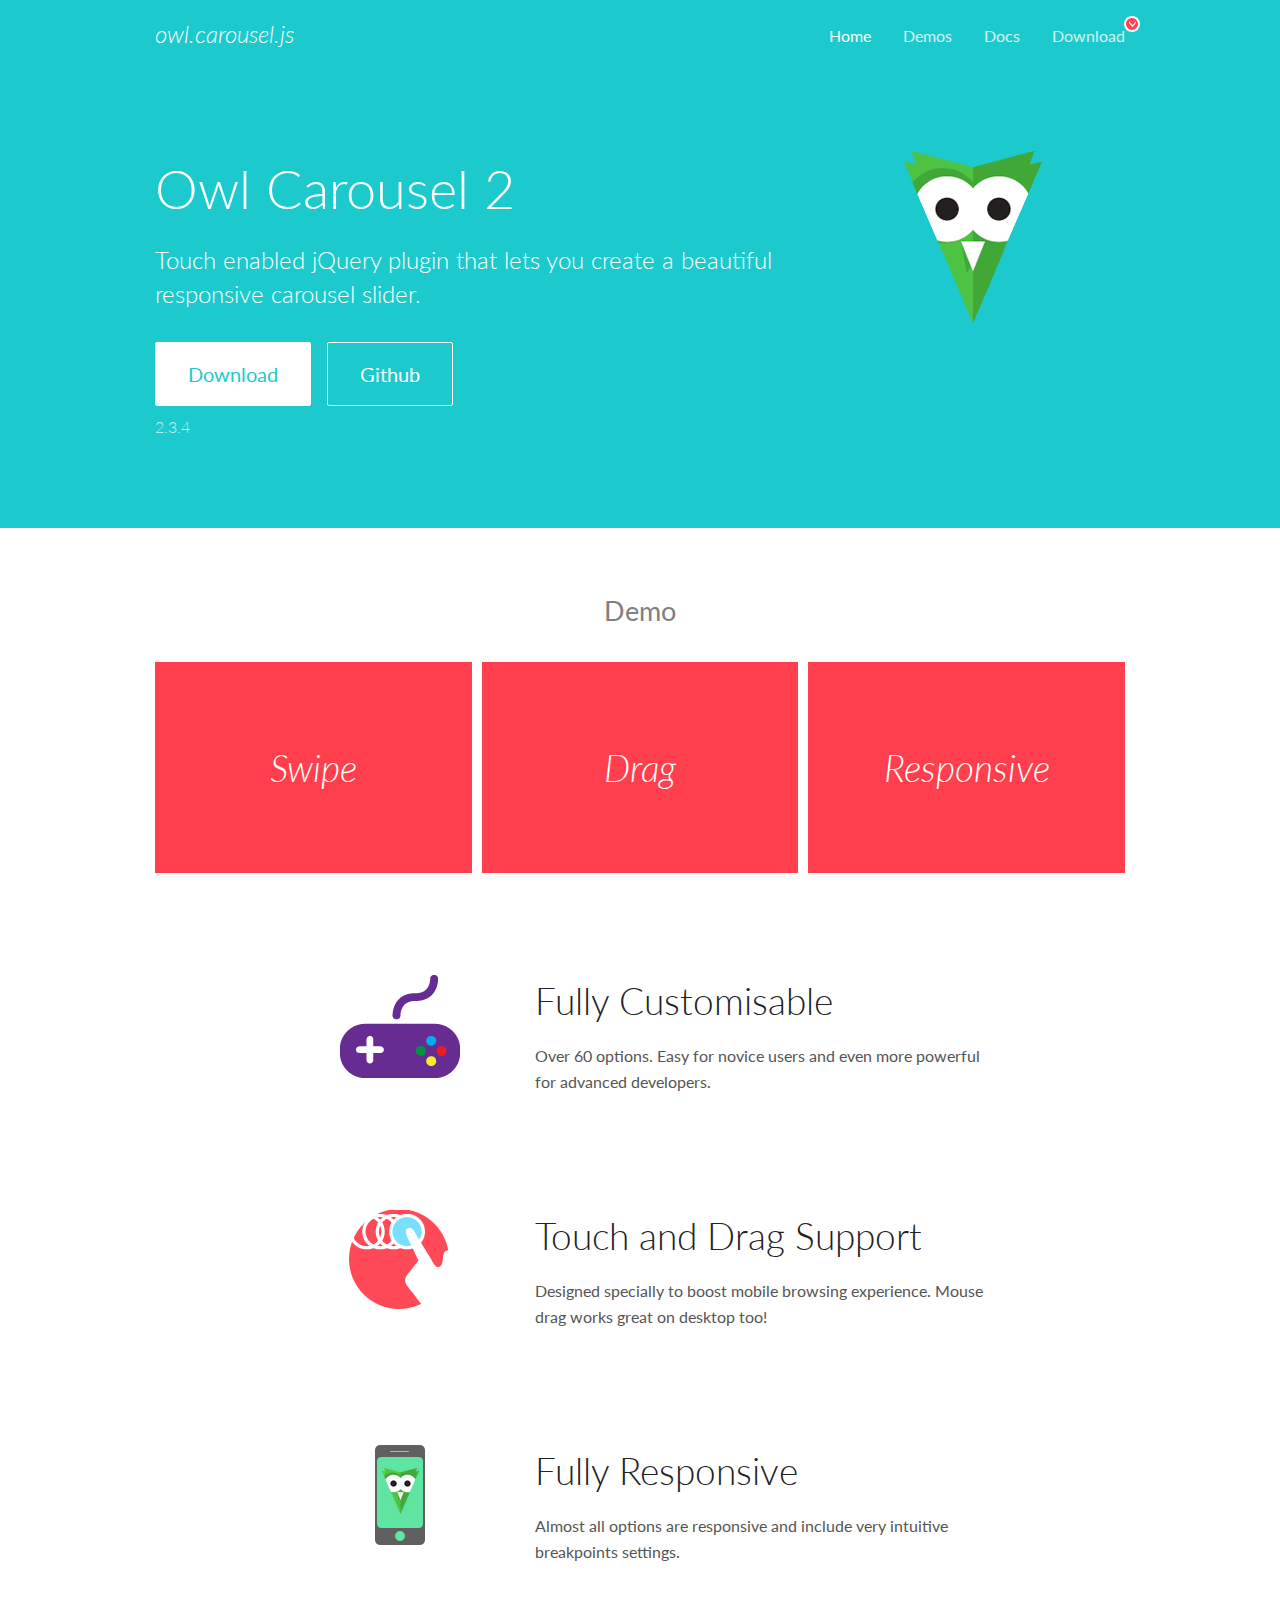
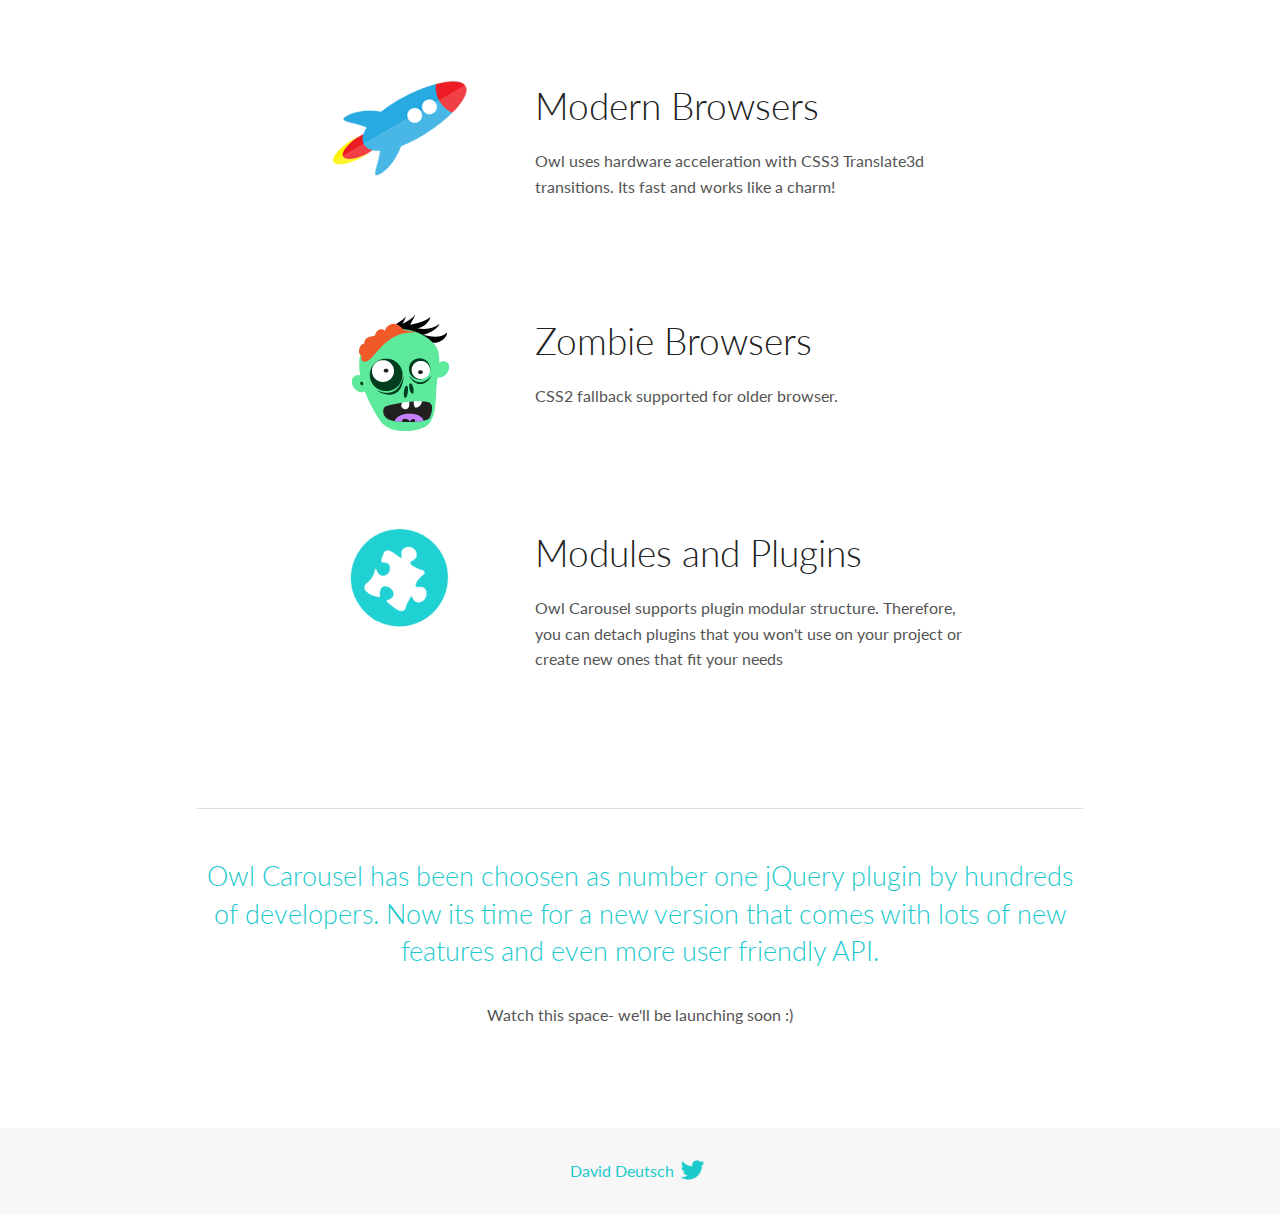
<file: libraries/OwlCarousel2-2.3.4/docs/index.html>
<!DOCTYPE html>
<html lang="en">
  <head>

    <!-- head -->
    <meta charset="utf-8">
    <meta name="msapplication-tap-highlight" content="no" />
    <meta name="viewport" content="width=device-width, initial-scale=1.0" />
    <meta name="description" content="Touch enabled jQuery plugin that lets you create beautiful responsive carousel slider.">
    <meta name="author" content="David Deutsch">
    <title>
      Home | Owl Carousel | 2.3.4
    </title>

    <!-- Stylesheets -->
    <link href='https://fonts.googleapis.com/css?family=Lato:300,400,700,400italic,300italic' rel='stylesheet' type='text/css'>
    <link rel="stylesheet" href="assets/css/docs.theme.min.css">

    <!-- Owl Stylesheets -->
    <link rel="stylesheet" href="assets/owlcarousel/assets/owl.carousel.min.css">
    <link rel="stylesheet" href="assets/owlcarousel/assets/owl.theme.default.min.css">

    <!-- HTML5 shim and Respond.js IE8 support of HTML5 elements and media queries -->

    <!--[if lt IE 9]>
      <script src="https://oss.maxcdn.com/libs/html5shiv/3.7.0/html5shiv.js"></script>
      <script src="https://oss.maxcdn.com/libs/respond.js/1.3.0/respond.min.js"></script>
    <![endif]-->

    <!-- Favicons -->
    <link rel="apple-touch-icon-precomposed" sizes="144x144" href="assets/ico/apple-touch-icon-144-precomposed.png">
    <link rel="shortcut icon" href="assets/ico/favicon.png">
    <link rel="shortcut icon" href="favicon.ico">

    <!-- Yeah i know js should not be in header. Its required for demos.-->

    <!-- javascript -->
    <script src="assets/vendors/jquery.min.js"></script>
    <script src="assets/owlcarousel/owl.carousel.js"></script>
  </head>
  <body>

    <!-- header -->
    <header class="header">
      <div class="row">
        <div class="large-12 columns">
          <div class="brand left">
            <h3>
              <a href="/OwlCarousel2/">owl.carousel.js</a> 
            </h3>
          </div>
          <a id="toggle-nav" class="right">
            <span></span> <span></span> <span></span> 
          </a> 
          <div class="nav-bar">
            <ul class="clearfix">
              <li class="active">
                <a href="/OwlCarousel2/index.html">Home</a> 
              </li>
              <li> <a href="/OwlCarousel2/demos/demos.html">Demos</a>  </li>
              <li> <a href="/OwlCarousel2/docs/started-welcome.html">Docs</a>  </li>
              <li>
                <a href="https://github.com/OwlCarousel2/OwlCarousel2/archive/2.3.4.zip">Download</a> 
                <span class="download"></span> 
              </li>
            </ul>
          </div>
        </div>
      </div>
    </header>

    <!-- home panel -->
    <section id="hero">
      <div class="row">
        <div class="large-8 medium-8 columns">
          <h1>Owl Carousel 2</h1>
          <h4>Touch enabled jQuery plugin that lets you create a beautiful responsive carousel slider.</h4>
          <a href="https://github.com/OwlCarousel2/OwlCarousel2/archive/2.3.4.zip" class="hero-button">Download</a> 
          <a href="https://github.com/OwlCarousel2/OwlCarousel2" class="hero-button outline">Github</a> 
          <p>2.3.4</p>
        </div>
        <div class="large-4 medium-4 columns">
          <img class="owl-logo" src="assets/img/owl-logo.png" alt="mr. Owl">
        </div>
      </div>
    </section>

    <!-- body -->
    <div class="home-demo">
      <div class="row">
        <div class="large-12 columns">
          <h3>Demo</h3>
          <div class="owl-carousel">
            <div class="item">
              <h2>Swipe</h2>
            </div>
            <div class="item">
              <h2>Drag</h2>
            </div>
            <div class="item">
              <h2>Responsive</h2>
            </div>
            <div class="item">
              <h2>CSS3</h2>
            </div>
            <div class="item">
              <h2>Fast</h2>
            </div>
            <div class="item">
              <h2>Easy</h2>
            </div>
            <div class="item">
              <h2>Free</h2>
            </div>
            <div class="item">
              <h2>Upgradable</h2>
            </div>
            <div class="item">
              <h2>Tons of options</h2>
            </div>
            <div class="item">
              <h2>Infinity</h2>
            </div>
            <div class="item">
              <h2>Auto Width</h2>
            </div>
          </div>
        </div>
      </div>
    </div>
    <script>
      var owl = $('.owl-carousel');
      owl.owlCarousel({
        margin: 10,
        loop: true,
        responsive: {
          0: {
            items: 1
          },
          600: {
            items: 2
          },
          1000: {
            items: 3
          }
        }
      })
    </script>

    <!-- features -->
    <div id="features">
      <div class="row">
        <div class="small-12 medium-9 small-centered columns">
          <section class="row feature">
            <div class="medium-4 small-12 columns">
              <img src="assets/img/feature-options.png" alt="">
            </div>
            <div class="medium-8 small-12 columns">
              <h2>Fully Customisable</h2>
              <p>Over 60 options. Easy for novice users and even more powerful for advanced developers.</p>
            </div>
          </section>
          <section class="row feature">
            <div class="medium-4 small-12 columns">
              <img src="assets/img/feature-drag.png" alt="">
            </div>
            <div class="medium-8 small-12 columns">
              <h2>Touch and Drag Support</h2>
              <p>Designed specially to boost mobile browsing experience. Mouse drag works great on desktop too!</p>
            </div>
          </section>
          <section class="row feature">
            <div class="medium-4 small-12 columns">
              <img src="assets/img/feature-responsive.png" alt="">
            </div>
            <div class="medium-8 small-12 columns">
              <h2>Fully Responsive</h2>
              <p>Almost all options are responsive and include very intuitive breakpoints settings.</p>
            </div>
          </section>
          <section class="row feature">
            <div class="medium-4 small-12 columns">
              <img src="assets/img/feature-modern.png" alt="">
            </div>
            <div class="medium-8 small-12 columns">
              <h2>Modern Browsers</h2>
              <p>Owl uses hardware acceleration with CSS3 Translate3d transitions. Its fast and works like a charm! </p>
            </div>
          </section>
          <section class="row feature">
            <div class="medium-4 small-12 columns">
              <img src="assets/img/feature-zombie.png" alt="">
            </div>
            <div class="medium-8 small-12 columns">
              <h2>Zombie Browsers</h2>
              <p>CSS2 fallback supported for older browser.</p>
            </div>
          </section>
          <section class="row feature">
            <div class="medium-4 small-12 columns">
              <img src="assets/img/feature-module.png" alt="">
            </div>
            <div class="medium-8 small-12 columns">
              <h2>Modules and Plugins</h2>
              <p>Owl Carousel supports plugin modular structure. Therefore, you can detach plugins that you won&#x27;t use on your project or create new ones that fit your needs</p>
            </div>
          </section>
        </div>
      </div>
    </div>

    <!-- footer -->
    <section id="teaser-text">
      <div class="row">
        <div class="small-12 medium-11 small-centered columns">
          <hr>
          <h3 id="owl-carousel-has-been-choosen-as-number-one-jquery-plugin-by-hundreds-of-developers-now-its-time-for-a-new-version-that-comes-with-lots-of-new-features-and-even-more-user-friendly-api-">Owl Carousel has been choosen as number one jQuery plugin by hundreds of developers. Now its time for a new version that comes with lots of new features and even more user friendly API.</h3>
          <p>Watch this space- we&#39;ll be launching soon :)</p>
        </div>
      </div>
    </section>

    <!-- footer -->
    <footer class="footer">
      <div class="row">
        <div class="large-12 columns">
          <h5>
            <a href="/OwlCarousel2/docs/support-contact.html">David Deutsch</a> 
            <a id="custom-tweet-button" href="https://twitter.com/share?url=https://github.com/OwlCarousel2/OwlCarousel2&text=Owl Carousel - This is so awesome! " target="_blank"></a> 
          </h5>
        </div>
      </div>
    </footer>

    <!-- vendors -->
    <script src="assets/vendors/highlight.js"></script>
    <script src="assets/js/app.js"></script>
  </body>
</html>
</file>
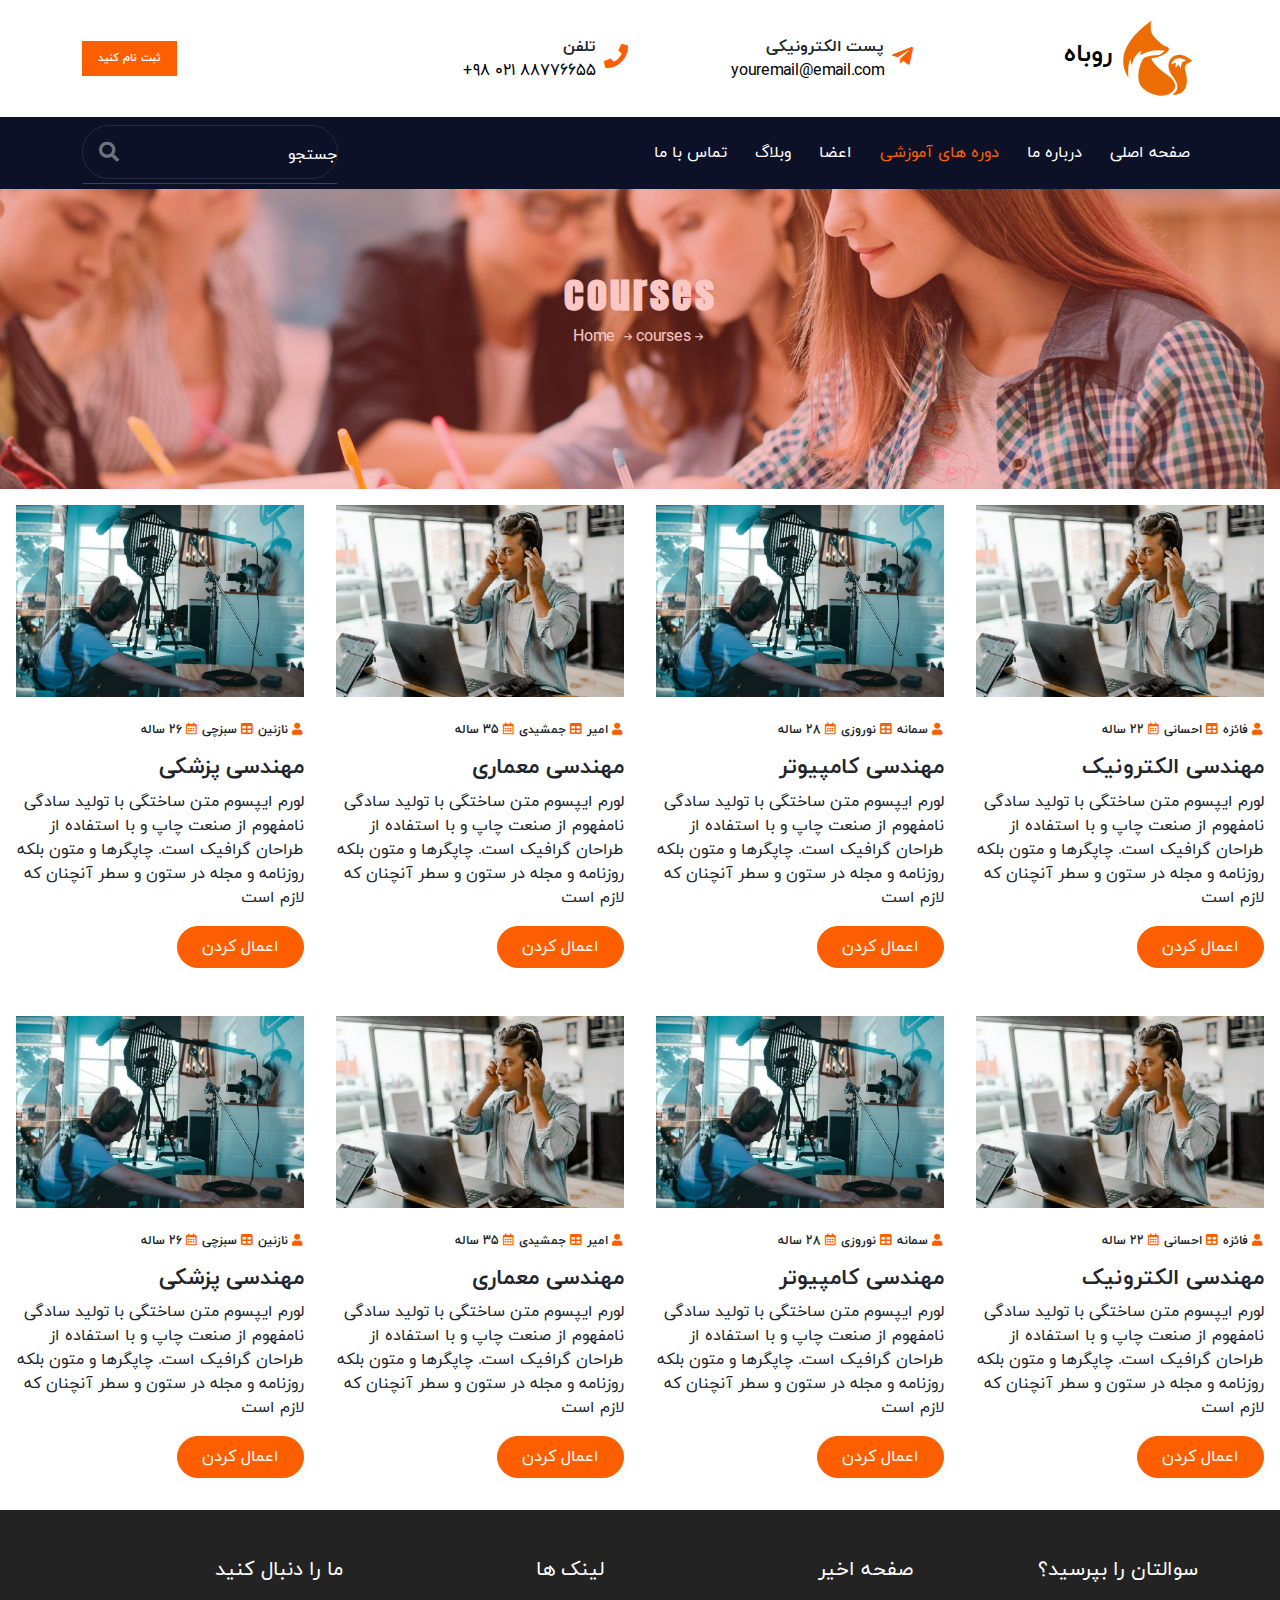
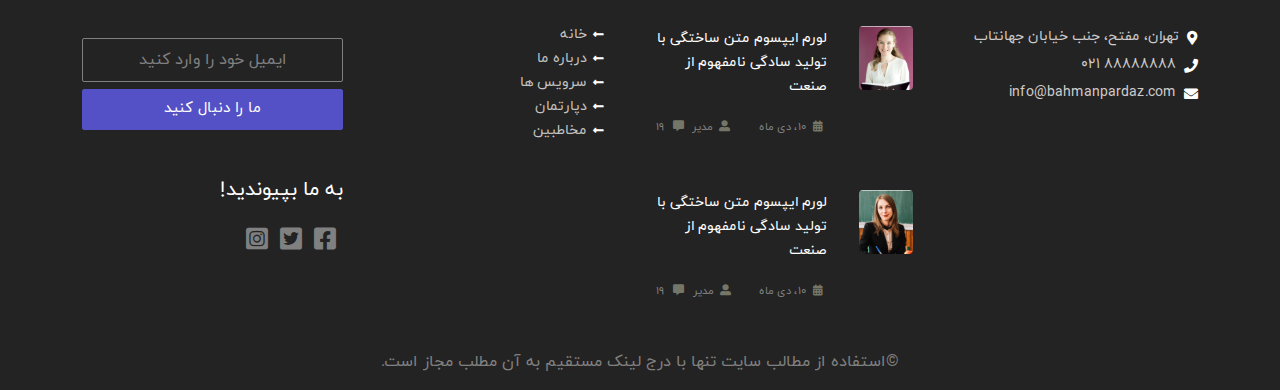
<file: courses.html>
<!DOCTYPE html>
<html lang="fa" dir="rtl">

<head>
    <meta charset="UTF-8"/>
    <meta name="viewport"
          content="width=device-width, user-scalable=no, initial-scale=1.0, maximum-scale=1.0, minimum-scale=1.0"/>
    <meta http-equiv="X-UA-Compatible" content="ie=edge"/>
    <link rel="stylesheet" href="libraries/bootstrap-5.0.0-beta3-dist/css/bootstrap.rtl.min.css"/>
    <link rel="stylesheet" href="libraries/OwlCarousel2-2.3.4/docs/assets/owlcarousel/assets/owl.carousel.min.css">
    <link rel="stylesheet" href="libraries/OwlCarousel2-2.3.4/docs/assets/owlcarousel/assets/owl.theme.default.min.css">
    <link rel="stylesheet" href="libraries/fontawesome-free-5.15.3-web/css/all.min.css"/>
    <link rel="stylesheet" href="libraries/slick-1.8.1/slick/slick.css"/>
    <link rel="stylesheet" href="libraries/slick-1.8.1/slick/slick-theme.css"/>
    <link rel="stylesheet" href="css/pages/default-style.css"/>
    <link rel="stylesheet" href="css/pages/front-page-style.css"/>
    <link rel="stylesheet" href="https://cdn.jsdelivr.net/npm/bootstrap-icons@1.8.1/font/bootstrap-icons.css">

    <title>قالب روباه</title>
</head>
<body>
<!--header section-->
<header class="header-section">
    <div class="container-md">
        <div class="row align-items-center">
            <div class="col-lg-3 my-3">
                <div class="site-logo">
                    <a href="#"><img src="img/header/logo.svg" alt="روباه" width="80px" height="80px"/>
                        <span>روباه</span>
                    </a>
                </div>
            </div>
            <div class="col-sm-4 col-lg-3 my-1 my-sm-3">
                <div class="email-address">
                    <div class="d-flex align-items-center">
                        <div class="item-icon">
                            <i class="fab fa-telegram-plane"></i>
                        </div>
                        <div class="item-text ms-2">
                            <div class="title">پست الکترونیکی</div>
                            <div class="link">
                                <a href="mailto: youremail@email.com">youremail@email.com</a>
                            </div>
                        </div>
                    </div>
                </div>
            </div>
            <div class="col-sm-4 col-lg-3 my-1 my-sm-3">
                <div class="phone-number">
                    <div class="d-flex align-items-center">
                        <div class="item-icon"><i class="fas fa-phone"></i></div>
                        <div class="item-text ms-2">
                            <div class="title">تلفن</div>
                            <div class="link">
                                <a href="tel:+9802188776655">+98 021 88776655</a>
                            </div>
                        </div>
                    </div>
                </div>
            </div>
            <div class="col-sm-4 col-lg-3 my-2 text-end">
                <a href="#" class="login-btn d-inline-block">ثبت نام کنید</a>
            </div>
        </div>
    </div>
</header>

<!--navbar section-->
<section class="nav-bg">
    <nav class="navbar navbar-expand-lg navbar-dark py-3">
        <div class="container-md menu-wrapper">
            <button class="navbar-toggler" type="button" data-bs-toggle="collapse"
                    data-bs-target="#navbarSupportedContent" aria-controls="navbarSupportedContent"
                    aria-expanded="false" aria-label="Toggle navigation">
                <span class="navbar-toggler-icon"></span>
            </button>
            <div class="collapse navbar-collapse" id="navbarSupportedContent">
                <ul class="navbar-nav me-auto">
                    <li class="nav-item">
                        <a href="index.html" class="nav-link">صفحه اصلی</a>
                    </li>
                    <li class="nav-item">
                        <a href="about.html" class="nav-link">درباره ما</a>
                    </li>
                    <li class="nav-item">
                        <a href="courses.html" class="nav-link active">دوره های آموزشی</a>
                    </li>
                    <li class="nav-item">
                        <a href="#" class="nav-link">اعضا</a>
                    </li>
                    <li class="nav-item">
                        <a href="#" class="nav-link">وبلاگ</a>
                    </li>
                    <li class="nav-item">
                        <a href="#" class="nav-link">تماس با ما</a>
                    </li>
                </ul>
            </div>
            <form action="#" class="form-box">
                <div class="d-flex">
                    <input type="search" placeholder="جستجو" class="form-control box"/>
                    <button type="submit" class="form-control btn-box">
                        <span class="fa fa-search text-muted"></span>
                    </button>
                </div>
            </form>
        </div>
    </nav>
</section>

<!-- define about us -->
<section class="hero-wrap hero-wrap-2 position-relative image-about">
    <div class="overlay position-absolute"></div>
    <div class="container">
      <div class="row no-gutters align-items-center justify-content-center">
        <div class="col-md-9 text-center">
          <h1 class="mb-2 title-about align-middle">courses</h1>
          <p class="title-p">
            <span class="mr-2"><a class="text-white align-Middle" href="index.html"><i class="bi bi-arrow-right-short align-middle"></i>Home</a></span>
            <span class="align-Middle"><i class="bi bi-arrow-right-short align-middle"></i>courses</span>
          </p>
        </div>
      </div>
    </div>
  </section>

  <!--our courses-->
<section class="container-courses">
    <div class="row g-0 space">
        <div class="col-sm-6 col-lg-3 images-box">
            <img src="./img/our-cources/xcourse-2.jpg.pagespeed.ic.tULEbOks4w.webp.jpg">
            <div class="text pt-4">
                <div class="icons">
                    <div class="personal">
                            <span>
                                <i class="fas fa-user mr-2"></i>
                                فائزه
                            </span>
                        <span>
                                <i class="fas fa-table mr-2"></i>
                                احسانی
                            </span>
                        <span>
                                <i class="far fa-calendar-alt mr-2"></i>
                                22 ساله
                            </span>
                    </div>
                </div>
                <h3> مهندسی الکترونیک</h3>
                <p>لورم ایپسوم متن ساختگی با تولید سادگی نامفهوم از صنعت چاپ و با استفاده از طراحان گرافیک است.
                    چاپگرها
                    و متون بلکه روزنامه و مجله در ستون و سطر آنچنان که لازم است </p>
                <p>
                    <a class="button-style btn px-4 py-2 rounded-pill" target="_blanck"
                       href="https://colorlib.com/preview/#fox">اعمال کردن</a>
                </p>

            </div>
        </div>

        <div class="col-sm-6 col-lg-3 images-box">
            <div class="cources-image">
                <img src="./img/our-cources/xcourse-4.jpg.pagespeed.ic.waS01AiYnQ.webp.jpg">
            </div>
            <div class="text pt-4">
                <div class="icons d-flex">
                    <div class="personal">
                            <span>
                                <i class="fas fa-user mr-2"></i>
                                سمانه
                            </span>
                        <span>
                                <i class="fas fa-table mr-2"></i>
                                نوروزی
                            </span>
                        <span>
                                <i class="far fa-calendar-alt mr-2"></i>
                                28 ساله
                            </span>
                    </div>
                </div>
                <h3> مهندسی کامپیوتر</h3>
                <p>لورم ایپسوم متن ساختگی با تولید سادگی نامفهوم از صنعت چاپ و با استفاده از طراحان گرافیک است.
                    چاپگرها
                    و متون بلکه روزنامه و مجله در ستون و سطر آنچنان که لازم است </p>
                <p>
                    <a class="button-style btn px-4 py-2 rounded-pill" target="_blanck"
                       href="https://colorlib.com/preview/#fox">اعمال کردن</a>
                </p>
            </div>
        </div>

        <div class="col-sm-6 col-lg-3 images-box">
            <img src="./img/our-cources/xcourse-2.jpg.pagespeed.ic.tULEbOks4w.webp.jpg">
            <div class="text pt-4">
                <div class="icons">
                    <div class="personal">
                            <span>
                                <i class="fas fa-user mr-2"></i>
                                امیر
                            </span>
                        <span>
                                <i class="fas fa-table mr-2"></i>
                                جمشیدی
                            </span>
                        <span>
                                <i class="far fa-calendar-alt mr-2"></i>
                                35 ساله
                            </span>
                    </div>
                </div>
                <h3>مهندسی معماری</h3>
                <p>لورم ایپسوم متن ساختگی با تولید سادگی نامفهوم از صنعت چاپ و با استفاده از طراحان گرافیک است.
                    چاپگرها
                    و متون بلکه روزنامه و مجله در ستون و سطر آنچنان که لازم است </p>
                <p>
                    <a class="button-style btn px-4 py-2 rounded-pill" target="_blanck"
                       href="https://colorlib.com/preview/#fox">اعمال کردن</a>
                </p>
            </div>
        </div>

        <div class="col-sm-6 col-lg-3 images-box">
            <img src="./img/our-cources/xcourse-4.jpg.pagespeed.ic.waS01AiYnQ.webp.jpg">
            <div class="text pt-4">
                <div class="icons">
                    <div class="personal">
                            <span>
                                <i class="fas fa-user mr-2"></i>
                                نازنین
                            </span>
                        <span>
                                <i class="fas fa-table mr-2"></i>
                                سبزچی
                            </span>
                        <span>
                                <i class="far fa-calendar-alt mr-2"></i>
                                26 ساله
                            </span>
                    </div>
                </div>
                <h3>مهندسی پزشکی</h3>
                <p>لورم ایپسوم متن ساختگی با تولید سادگی نامفهوم از صنعت چاپ و با استفاده از طراحان گرافیک است.
                    چاپگرها
                    و متون بلکه روزنامه و مجله در ستون و سطر آنچنان که لازم است </p>
                <p>
                    <a class="button-style btn px-4 py-2 rounded-pill" target="_blanck"
                       href="https://colorlib.com/preview/#fox">اعمال کردن</a>
                </p>
            </div>
        </div>
    </div>
    <div class="row g-0">
        <div class="col-sm-6 col-lg-3 images-box">
            <img src="./img/our-cources/xcourse-2.jpg.pagespeed.ic.tULEbOks4w.webp.jpg">
            <div class="text pt-4">
                <div class="icons">
                    <div class="personal">
                            <span>
                                <i class="fas fa-user mr-2"></i>
                                فائزه
                            </span>
                        <span>
                                <i class="fas fa-table mr-2"></i>
                                احسانی
                            </span>
                        <span>
                                <i class="far fa-calendar-alt mr-2"></i>
                                22 ساله
                            </span>
                    </div>
                </div>
                <h3> مهندسی الکترونیک</h3>
                <p>لورم ایپسوم متن ساختگی با تولید سادگی نامفهوم از صنعت چاپ و با استفاده از طراحان گرافیک است.
                    چاپگرها
                    و متون بلکه روزنامه و مجله در ستون و سطر آنچنان که لازم است </p>
                <p>
                    <a class="button-style btn px-4 py-2 rounded-pill" target="_blanck"
                       href="https://colorlib.com/preview/#fox">اعمال کردن</a>
                </p>

            </div>
        </div>

        <div class="col-sm-6 col-lg-3 images-box">
            <div class="cources-image">
                <img src="./img/our-cources/xcourse-4.jpg.pagespeed.ic.waS01AiYnQ.webp.jpg">
            </div>
            <div class="text pt-4">
                <div class="icons d-flex">
                    <div class="personal">
                            <span>
                                <i class="fas fa-user mr-2"></i>
                                سمانه
                            </span>
                        <span>
                                <i class="fas fa-table mr-2"></i>
                                نوروزی
                            </span>
                        <span>
                                <i class="far fa-calendar-alt mr-2"></i>
                                28 ساله
                            </span>
                    </div>
                </div>
                <h3> مهندسی کامپیوتر</h3>
                <p>لورم ایپسوم متن ساختگی با تولید سادگی نامفهوم از صنعت چاپ و با استفاده از طراحان گرافیک است.
                    چاپگرها
                    و متون بلکه روزنامه و مجله در ستون و سطر آنچنان که لازم است </p>
                <p>
                    <a class="button-style btn px-4 py-2 rounded-pill" target="_blanck"
                       href="https://colorlib.com/preview/#fox">اعمال کردن</a>
                </p>
            </div>
        </div>

        <div class="col-sm-6 col-lg-3 images-box">
            <img src="./img/our-cources/xcourse-2.jpg.pagespeed.ic.tULEbOks4w.webp.jpg">
            <div class="text pt-4">
                <div class="icons">
                    <div class="personal">
                            <span>
                                <i class="fas fa-user mr-2"></i>
                                امیر
                            </span>
                        <span>
                                <i class="fas fa-table mr-2"></i>
                                جمشیدی
                            </span>
                        <span>
                                <i class="far fa-calendar-alt mr-2"></i>
                                35 ساله
                            </span>
                    </div>
                </div>
                <h3>مهندسی معماری</h3>
                <p>لورم ایپسوم متن ساختگی با تولید سادگی نامفهوم از صنعت چاپ و با استفاده از طراحان گرافیک است.
                    چاپگرها
                    و متون بلکه روزنامه و مجله در ستون و سطر آنچنان که لازم است </p>
                <p>
                    <a class="button-style btn px-4 py-2 rounded-pill" target="_blanck"
                       href="https://colorlib.com/preview/#fox">اعمال کردن</a>
                </p>
            </div>
        </div>

        <div class="col-sm-6 col-lg-3 images-box">
            <img src="./img/our-cources/xcourse-4.jpg.pagespeed.ic.waS01AiYnQ.webp.jpg">
            <div class="text pt-4">
                <div class="icons">
                    <div class="personal">
                            <span>
                                <i class="fas fa-user mr-2"></i>
                                نازنین
                            </span>
                        <span>
                                <i class="fas fa-table mr-2"></i>
                                سبزچی
                            </span>
                        <span>
                                <i class="far fa-calendar-alt mr-2"></i>
                                26 ساله
                            </span>
                    </div>
                </div>
                <h3>مهندسی پزشکی</h3>
                <p>لورم ایپسوم متن ساختگی با تولید سادگی نامفهوم از صنعت چاپ و با استفاده از طراحان گرافیک است.
                    چاپگرها
                    و متون بلکه روزنامه و مجله در ستون و سطر آنچنان که لازم است </p>
                <p>
                    <a class="button-style btn px-4 py-2 rounded-pill" target="_blanck"
                       href="https://colorlib.com/preview/#fox">اعمال کردن</a>
                </p>
            </div>
        </div>
    </div>
</section>

<footer class="bg-footer">
    <div class="container mt-0">
        <div class="row text-white pt-5">
            <div class="col-md-3">
                <h5 class="footer-section">سوالتان را بپرسید؟</h5>
                <div class="list-group">
                    <ul class="list-unstyled mt-3">
                        <li><a class="color-map" href="#"><i class="fas fa-map-marker-alt"></i>تهران،
                            مفتح، جنب
                            خیابان جهانتاب</a></li>
                        <li><a class="phone-color" href="#"><i class="fas fa-phone "></i>88888888
                            021</a></li>
                        <li><a class="envelope-color" href="#"><i
                                class="fas fa-envelope"></i>info@bahmanpardaz.com</a></li>
                    </ul>
                </div>
            </div>
            <div class="col-md-3">
                <h5 class="footer-section">صفحه اخیر</h5>
                <div class="media mt-3 d-flex">
                    <img class="ml-3 mt-1 rounded" src="./img/owl/3.jpg">
                    <div class="media-body mt-1">
                        <p><a href="#">لورم ایپسوم متن ساختگی با تولید سادگی نامفهوم از صنعت</a>
                        </p>
                        <div class="meta d-flex justify-content-around">
                            <div><a href="#"><span class="calendar"><i
                                    class="fas fa-calendar-alt"></i></span> 10،
                                دی ماه</a></div>
                            <div><a href="#"><span class="user"><i class="fas fa-user-alt"></i></span>
                                مدیر</a>
                            </div>
                            <div><a href="#"><span class="comment"><i
                                    class="fas fa-comment-alt"></i></span>19</a>
                            </div>
                        </div>
                    </div>
                </div>
                <div class="media d-flex mt-5">
                    <img class="ml-3 mt-1 rounded" src="./img/owl/2.jpg">
                    <div class="media-body mt-1">
                        <p><a href="#">لورم ایپسوم متن ساختگی با تولید سادگی نامفهوم از صنعت</a>
                        </p>
                        <div class="meta d-flex justify-content-around">
                            <div class="d-inline"><a href="#"><span class="calendar"><i
                                    class="fas fa-calendar-alt"></i></span> 10، دی ماه</a></div>
                            <div><a href="#"><span class="user"><i class="fas fa-user-alt"></i></span>
                                مدیر</a>
                            </div>
                            <div><a href="#"><span class="comment"><i
                                    class="fas fa-comment-alt"></i></span>19</a>
                            </div>
                        </div>
                    </div>
                </div>
            </div>
            <div class="col-md-3">
                <h5 class="footer-section mx-4">لینک ها</h5>
                <div class="footer-links mx-4 my-2">
                    <ul class="list-unstyled">
                        <li><i class="fas fa-long-arrow-alt-left"></i><a href="#">خانه</a></li>
                        <li><i class="fas fa-long-arrow-alt-left"></i><a href="#">درباره ما</a>
                        </li>
                        <li><i class="fas fa-long-arrow-alt-left"></i><a href="#">سرویس ها</a>
                        </li>
                        <li><i class="fas fa-long-arrow-alt-left"></i><a href="#">دپارتمان</a>
                        </li>
                        <li><i class="fas fa-long-arrow-alt-left"></i><a href="#">مخاطبین</a>
                        </li>
                    </ul>
                </div>
            </div>
            <div class="col-md-3">
                <h5 class="footer-section">ما را دنبال کنید</h5>
                <form>
                    <div class="mb-3 d-flex">
                        <input type="email" class="form-control mt-3 custom-form"
                               aria-describedby="emailHelp"
                               placeholder="ایمیل خود را وارد کنید">
                    </div>
                    <div class="d-grid gap-2 col-12 mx-auto">
                        <button class="btn btn-primary subscribe" type="button">ما را دنبال
                            کنید
                        </button>
                    </div>
                </form>
                <h5 class="mt-5">به ما بپیوندید!</h5>
                <div class="social mt-4">
                    <span><i class="fab fa-facebook-square"></i></span>
                    <span><i class="fab fa-twitter-square"></i></span>
                    <span><i class="fab fa-instagram-square"></i></span>
                </div>
            </div>
            <p class="copyright mt-5 text-center">&copy;استفاده از مطالب سایت تنها با درج لینک مستقیم به آن مطلب مجاز
                است.</p>
        </div>
    </div>
</footer>









<script src="libraries/jquery-3.6.0.min.js"></script>
<script src="libraries/OwlCarousel2-2.3.4/docs/assets/owlcarousel/owl.carousel.min.js"></script>
<script src="libraries/bootstrap-5.0.0-beta3-dist/js/bootstrap.bundle.min.js"></script>
<script src="js/note.js"></script>
<script src="libraries/slick-1.8.1/slick/slick.min.js"></script>
<script src="js/front-page.js"></script>
<script src="js/counter.js"></script>
<script src="js/parallax.js"></script>
</body>


</html>
</file>
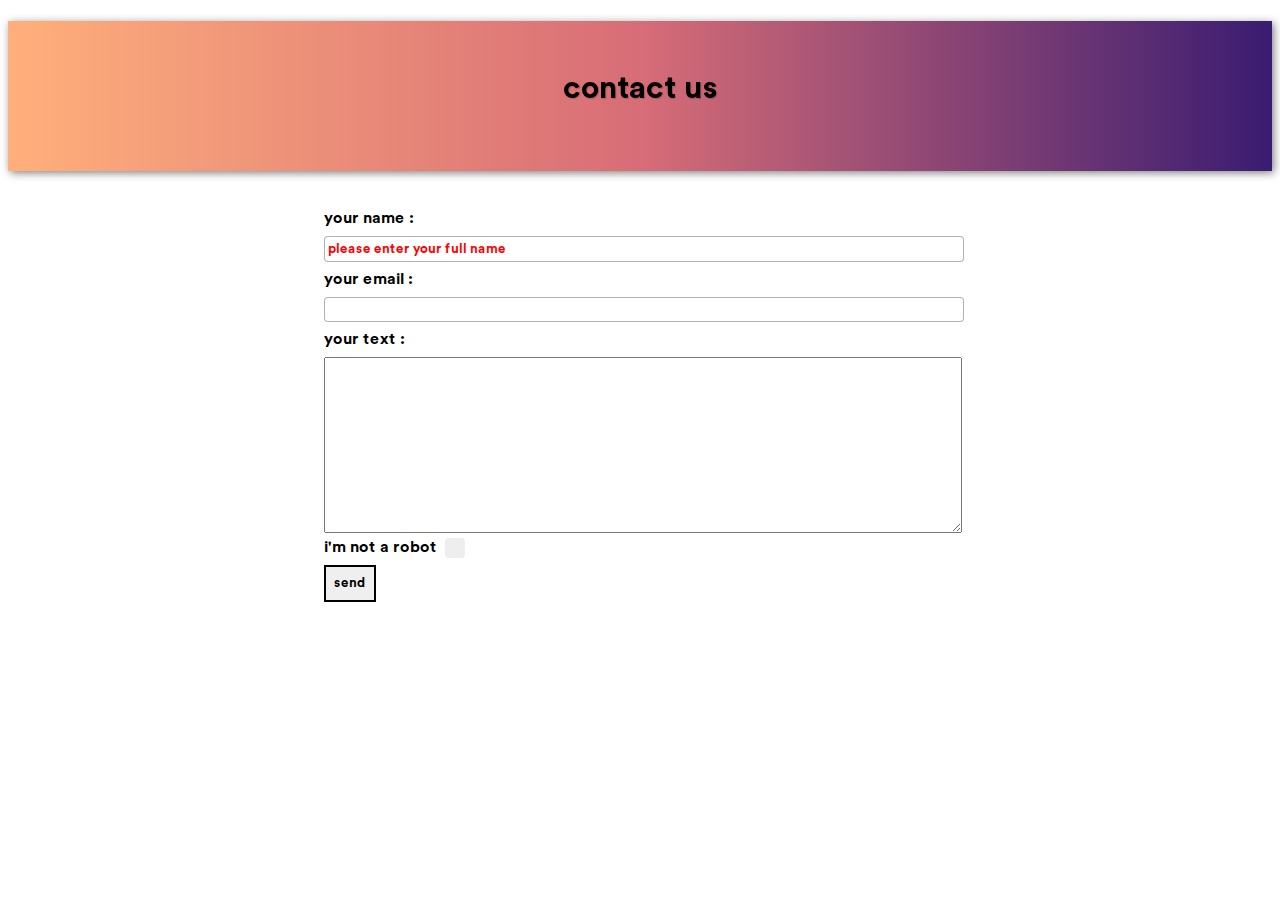
<file: practice-noruzi/contact_us.html>
<!DOCTYPE html>
<html lang="fa">

<head>
    <title>فرم تماس با ما</title>
    <meta charset="UTF-8">
    <meta name="viewport" content="width=device-width, initial-scale=1">
    <link href="./css/style.css" rel="stylesheet">
</head>

<body>
    <header class="conhead">
        <h1>contact us</h1>
    </header>
    <br><br>
    <div class="formsec">
        <form action="#" class="formcontainer">
            <label for="name">your name : </label>
            <input type="text" name="name" id="name" placeholder="please enter your full name" class="formcontrol" required>
            <label for="email">your email : </label>
            <input type="email" name="email" id="email" class="formcontrol">
            <label for="textarea">your text : </label>
            <textarea rows="10" cols="50" name="text" id="textarea" class="formcontrol"></textarea>
            <label for="check" class="checkbox"> i'm not a robot 
                <input type="checkbox" name="captcha" id="check">
                <span class="checkmark"></span>
            </label>
            <button>send</button>
        </form>
    </div>
</body>

</html>
</file>
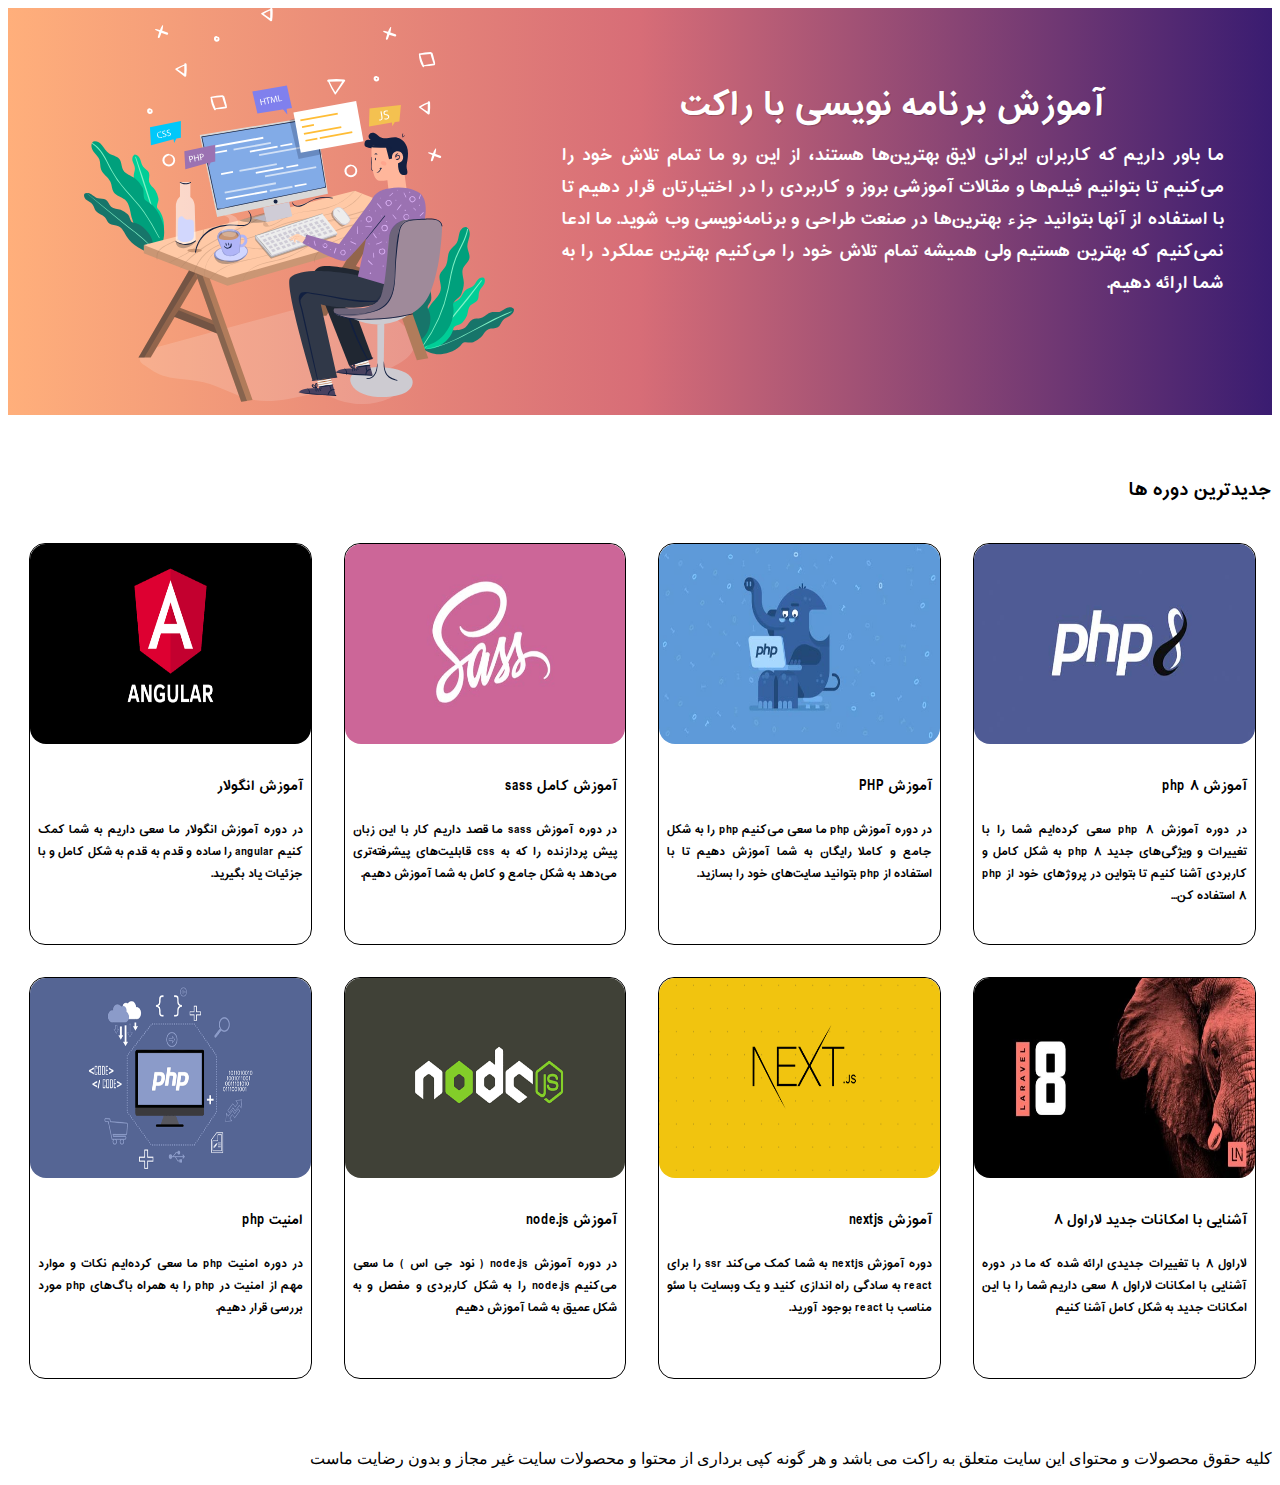
<file: practice-noruzi/tutorial.html>
<!DOCTYPE html>
<html lang="fa" dir="rtl">

<head>
    <title>آموزش های راکت</title>
    <meta charset="UTF-8">
    <meta name="viewport" content="width=device-width, initial-scale=1">
    <link href="./css/style.css" rel="stylesheet">
</head>

<body>
    <header class="grad">
        <div class="section">
            <div class="text_header">
                <h1>آموزش برنامه نویسی با راکت</h1>
                <p>ما باور داریم که کاربران ایرانی لایق بهترین‌ها هستند، از این رو ما تمام تلاش خود را می‌کنیم تا بتوانیم فیلم‌ها و مقالات آموزشی بروز و کاربردی را در اختیارتان قرار دهیم تا با استفاده از آنها بتوانید جزء بهترین‌ها در صنعت طراحی و برنامه‌نویسی
                    وب شوید. ما ادعا نمی‌کنیم که بهترین هستیم ولی همیشه تمام تلاش خود را می‌کنیم بهترین عملکرد را به شما ارائه دهیم.
                </p>
            </div>
            <div class="img_header">
                <img src="./media/pictures/mydeveloper.svg" alt="developer" width="50%" class="center">
            </div>
        </div>
    </header>
    <br><br>
    <div class="section">
        <h3>جدیدترین دوره ها</h3>
        <div class="row">
            <div class="pic">
                <a href="#"><img src="./media/pictures/php-8" alt="php" width="300px" height="200px"></a>
                <h4>آموزش php ۸</h4>
                <p>در دوره آموزش php ۸ سعی کرده‌ایم شما را با تغییرات و ویژگی‌های جدید php ۸ به شکل کامل و کاربردی آشنا کنیم تا بتواین در پروژهای خود از php ۸ استفاده کن...</p>
            </div>
            <div class="pic">
                <a href="#"><img src="./media/pictures/php.jpg" alt="php" width="300px" height="200px"></a>
                <h4>آموزش PHP</h4>
                <p>در دوره آموزش php ما سعی می‌کنیم php را به شکل جامع و کاملا رایگان به شما آموزش دهیم تا با استفاده از php بتوانید سایت‌های خود را بسازید.</p>
            </div>
            <div class="pic">
                <a href="#"><img src="./media/pictures/sass-cover-2.jpg" alt="sass" width="300px" height="200px"></a>
                <h4>آموزش کامل sass</h4>
                <p>در دوره آموزش sass ما قصد داریم کار با این زبان پیش پردازنده را که به css قابلیت‌های پیشرفته‌تری می‌دهد به شکل جامع و کامل به شما آموزش دهیم.</p>
            </div>
            <div class="pic">
                <a href="#"><img src="./media/pictures/angular.png" alt="angular" width="300px" height="200px"></a>
                <h4>آموزش انگولار</h4>
                <p>در دوره آموزش انگولار ما سعی داریم به شما کمک کنیم angular را ساده و قدم به قدم به شکل کامل و با جزئیات یاد بگیرید.</p>
            </div>
        </div>
        <br><br>
        <div class="row">
            <div class="pic">
                <a href="#"><img src="./media/pictures/laravel-thum.jpg" alt="laravel" width="300px" height="200px"></a>
                <h4>آشنایی با امکانات جدید لاراول ۸</h4>
                <p>لاراول ۸ با تغییرات جدیدی ارائه شده که ما در دوره آشنایی با امکانات لاراول ۸ سعی داریم شما را با این امکانات جدید به شکل کامل آشنا کنیم</p>
            </div>
            <div class="pic">
                <a href="#"><img src="./media/pictures/next.png" alt="nextjs" width="300px" height="200px"></a>
                <h4>آموزش nextjs</h4>
                <p>دوره آموزش nextjs به شما کمک می‌کند ssr را برای react به سادگی راه ‌اندازی کنید و یک وبسایت با سئو مناسب با react بوجود آورید.</p>
            </div>
            <div class="pic">
                <a href="#"><img src="./media/pictures/node.png" alt="nodejs" width="300px" height="200px"></a>
                <h4>آموزش node.js</h4>
                <p>در دوره آموزش node.js ( نود جی اس ) ما سعی می‌کنیم node.js را به شکل کاربردی و مفصل و به شکل عمیق به شما آموزش دهیم</p>
            </div>
            <div class="pic">
                <a href="#"><img src="./media/pictures/php-security-2.png" alt="php" width="300px" height="200px"></a>
                <h4>امنیت php</h4>
                <p>در دوره امنیت php ما سعی کرده‌ایم نکات و موارد مهم از امنیت در php را به همراه باگ‌های php مورد بررسی قرار دهیم.</p>
            </div>
        </div>
    </div>
    <br><br>
    <footer>
        <p>کليه حقوق محصولات و محتوای اين سایت متعلق به راکت می باشد و هر گونه کپی برداری از محتوا و محصولات سایت غیر مجاز و بدون رضایت ماست</p>
    </footer>
</body>

</html>
</file>
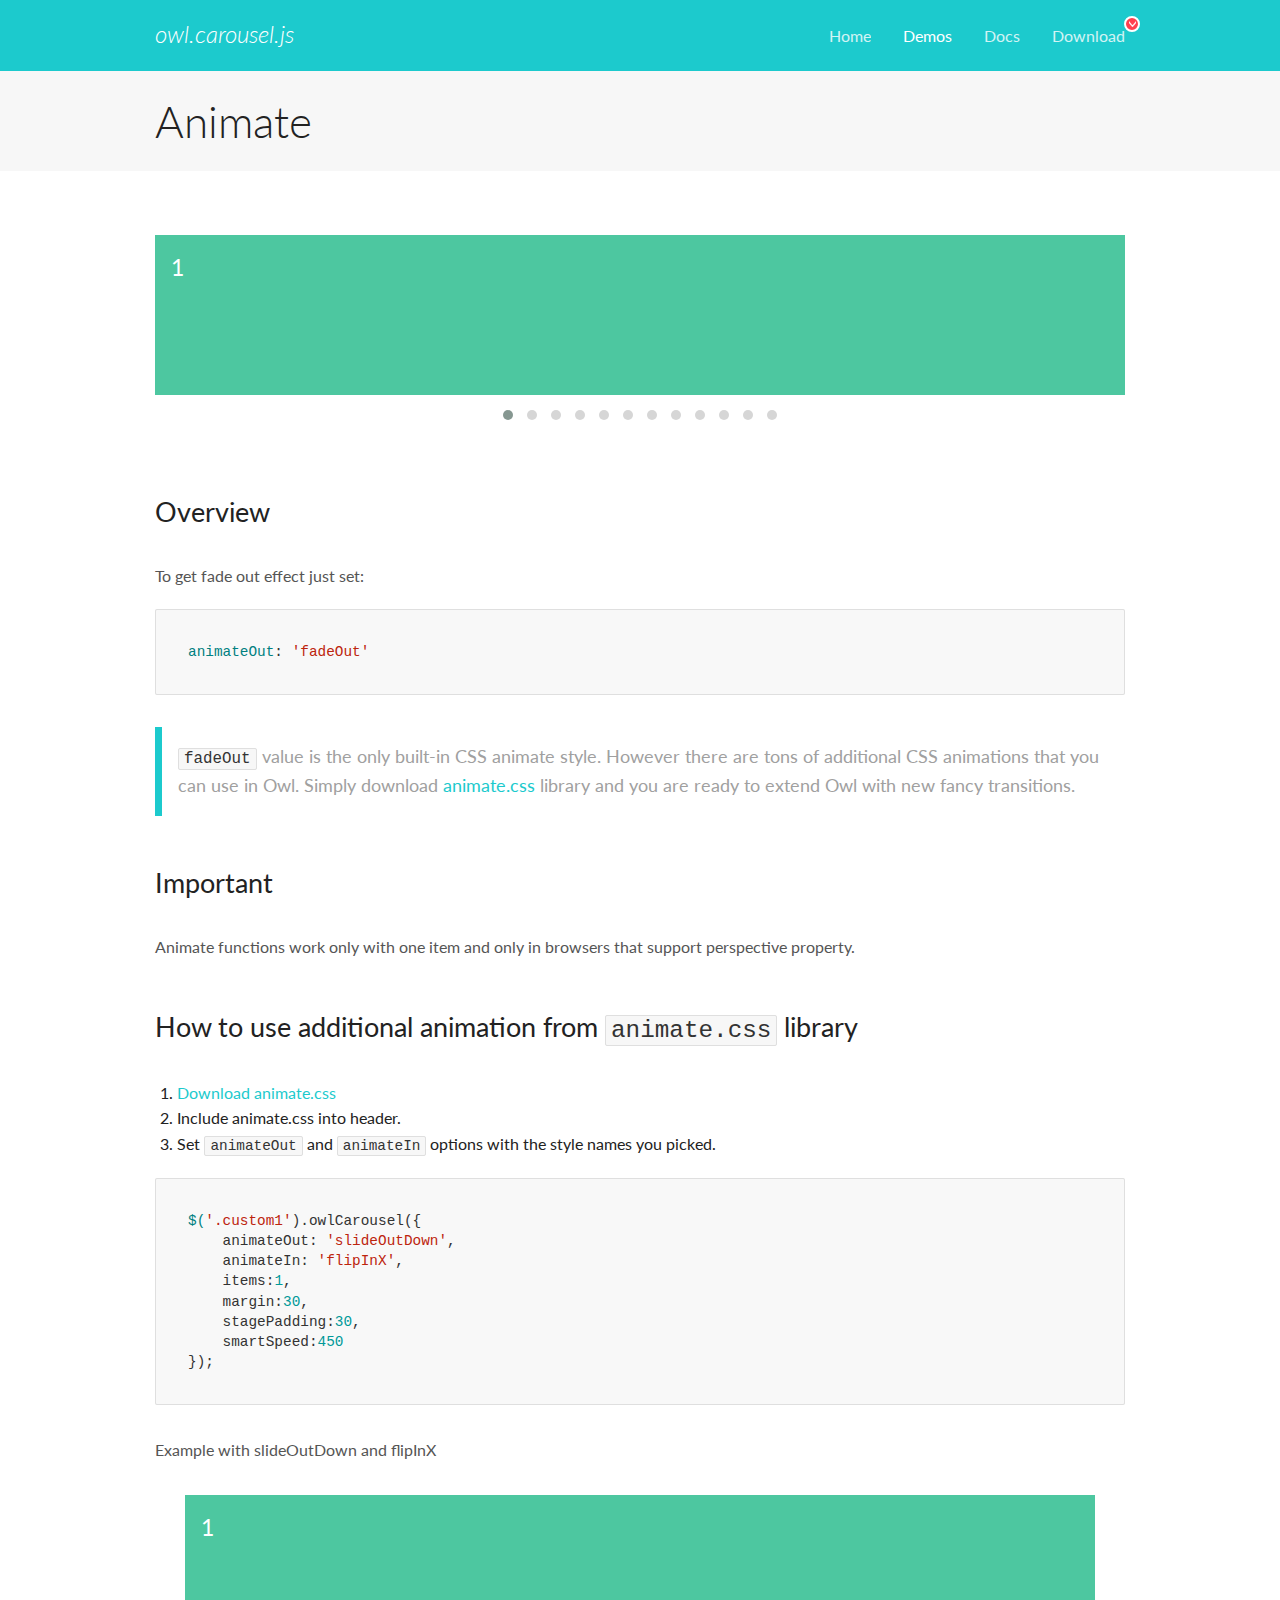
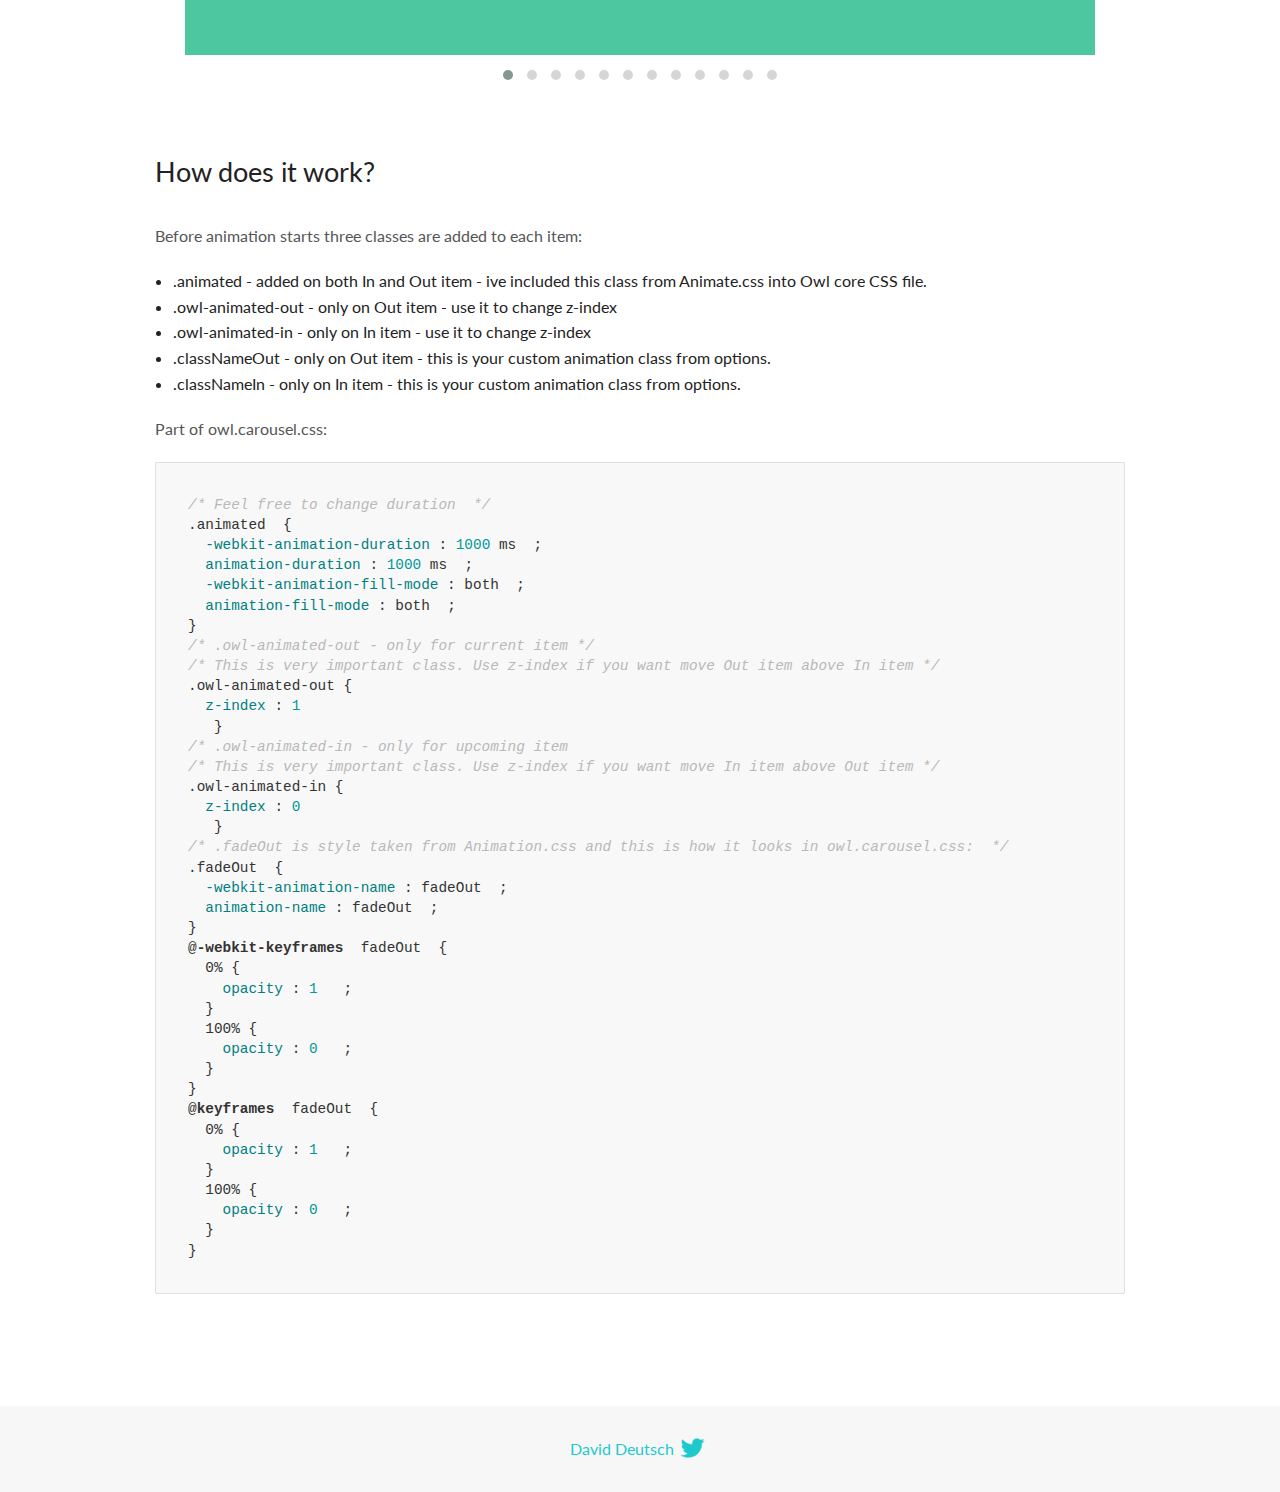
<file: libraries/OwlCarousel2-2.3.4/docs/demos/animate.html>
<!DOCTYPE html>
<html lang="en">
  <head>

    <!-- head -->
    <meta charset="utf-8">
    <meta name="msapplication-tap-highlight" content="no" />
    <meta name="viewport" content="width=device-width, initial-scale=1.0" />
    <meta name="description" content="Animate carousel">
    <meta name="author" content="David Deutsch">
    <title>
      Animate Demo | Owl Carousel | 2.3.4
    </title>

    <!-- Stylesheets -->
    <link href='https://fonts.googleapis.com/css?family=Lato:300,400,700,400italic,300italic' rel='stylesheet' type='text/css'>
    <link rel="stylesheet" href="../assets/css/docs.theme.min.css">

    <!-- Owl Stylesheets -->
    <link rel="stylesheet" href="../assets/owlcarousel/assets/owl.carousel.min.css">
    <link rel="stylesheet" href="../assets/owlcarousel/assets/owl.theme.default.min.css">

    <!-- HTML5 shim and Respond.js IE8 support of HTML5 elements and media queries -->

    <!--[if lt IE 9]>
      <script src="https://oss.maxcdn.com/libs/html5shiv/3.7.0/html5shiv.js"></script>
      <script src="https://oss.maxcdn.com/libs/respond.js/1.3.0/respond.min.js"></script>
    <![endif]-->

    <!-- Favicons -->
    <link rel="apple-touch-icon-precomposed" sizes="144x144" href="../assets/ico/apple-touch-icon-144-precomposed.png">
    <link rel="shortcut icon" href="../assets/ico/favicon.png">
    <link rel="shortcut icon" href="favicon.ico">

    <!-- Yeah i know js should not be in header. Its required for demos.-->

    <!-- javascript -->
    <script src="../assets/vendors/jquery.min.js"></script>
    <script src="../assets/owlcarousel/owl.carousel.js"></script>
  </head>
  <body>

    <!-- header -->
    <header class="header">
      <div class="row">
        <div class="large-12 columns">
          <div class="brand left">
            <h3>
              <a href="/OwlCarousel2/">owl.carousel.js</a> 
            </h3>
          </div>
          <a id="toggle-nav" class="right">
            <span></span> <span></span> <span></span> 
          </a> 
          <div class="nav-bar">
            <ul class="clearfix">
              <li> <a href="/OwlCarousel2/index.html">Home</a>  </li>
              <li class="active">
                <a href="/OwlCarousel2/demos/demos.html">Demos</a> 
              </li>
              <li> <a href="/OwlCarousel2/docs/started-welcome.html">Docs</a>  </li>
              <li>
                <a href="https://github.com/OwlCarousel2/OwlCarousel2/archive/2.3.4.zip">Download</a> 
                <span class="download"></span> 
              </li>
            </ul>
          </div>
        </div>
      </div>
    </header>

    <!-- title -->
    <section class="title">
      <div class="row">
        <div class="large-12 columns">
          <h1>Animate</h1>
        </div>
      </div>
    </section>

    <!--  Demos -->
    <section id="demos">
      <div class="row">
        <div class="large-12 columns">
          <div class="fadeOut owl-carousel owl-theme">
            <div class="item">
              <h4>1</h4>
            </div>
            <div class="item">
              <h4>2</h4>
            </div>
            <div class="item">
              <h4>3</h4>
            </div>
            <div class="item">
              <h4>4</h4>
            </div>
            <div class="item">
              <h4>5</h4>
            </div>
            <div class="item">
              <h4>6</h4>
            </div>
            <div class="item">
              <h4>7</h4>
            </div>
            <div class="item">
              <h4>8</h4>
            </div>
            <div class="item">
              <h4>9</h4>
            </div>
            <div class="item">
              <h4>10</h4>
            </div>
            <div class="item">
              <h4>11</h4>
            </div>
            <div class="item">
              <h4>12</h4>
            </div>
          </div>
          <h3 id="overview">Overview</h3>
          <p>To get fade out effect just set:</p>
          <pre><code>animateOut: &#39;fadeOut&#39;</code></pre>
          <blockquote>
            <p><code>fadeOut</code> value is the only built-in CSS animate style. However there are tons of additional CSS animations that you can use in Owl. Simply download
              <a href="https://daneden.github.io/animate.css/">animate.css</a>  library and you are ready to extend Owl with new fancy transitions.</p>
          </blockquote>
          <h3 id="important">Important</h3>
          <p>Animate functions work only with one item and only in browsers that support perspective property.</p>
          <h3 id="how-to-use-additional-animation-from-animate-css-library">How to use additional animation from <code>animate.css</code> library</h3>
          <ol>
            <li> <a href="https://daneden.github.io/animate.css/">Download animate.css</a>  </li>
            <li>Include animate.css into header.</li>
            <li>Set <code>animateOut</code> and <code>animateIn</code> options with the style names you picked.</li>
          </ol>
          <pre><code>$(&#39;.custom1&#39;).owlCarousel({
    animateOut: &#39;slideOutDown&#39;,
    animateIn: &#39;flipInX&#39;,
    items:1,
    margin:30,
    stagePadding:30,
    smartSpeed:450
});</code></pre>
          <p>Example with slideOutDown and flipInX</p>
          <div class="custom1 owl-carousel owl-theme">
            <div class="item">
              <h4>1</h4>
            </div>
            <div class="item">
              <h4>2</h4>
            </div>
            <div class="item">
              <h4>3</h4>
            </div>
            <div class="item">
              <h4>4</h4>
            </div>
            <div class="item">
              <h4>5</h4>
            </div>
            <div class="item">
              <h4>6</h4>
            </div>
            <div class="item">
              <h4>7</h4>
            </div>
            <div class="item">
              <h4>8</h4>
            </div>
            <div class="item">
              <h4>9</h4>
            </div>
            <div class="item">
              <h4>10</h4>
            </div>
            <div class="item">
              <h4>11</h4>
            </div>
            <div class="item">
              <h4>12</h4>
            </div>
          </div>
          <h3 id="how-does-it-work-">How does it work?</h3>
          <p>Before animation starts three classes are added to each item:</p>
          <ul>
            <li>.animated - added on both In and Out item - ive included this class from Animate.css into Owl core CSS file.</li>
            <li>.owl-animated-out - only on Out item - use it to change z-index</li>
            <li>.owl-animated-in - only on In item - use it to change z-index</li>
            <li>.classNameOut - only on Out item - this is your custom animation class from options.</li>
            <li>.classNameIn - only on In item - this is your custom animation class from options.</li>
          </ul>
          <p>Part of owl.carousel.css:</p>
          <pre><code class="language-css"><span class="comment">/* Feel free to change duration  */</span> 
<span class="class">.animated</span>  <span class="rules">{
  <span class="rule"><span class="attribute">-webkit-animation-duration</span> :<span class="value"> <span class="number">1000</span> ms</span> </span> ;
  <span class="rule"><span class="attribute">animation-duration</span> :<span class="value"> <span class="number">1000</span> ms</span> </span> ;
  <span class="rule"><span class="attribute">-webkit-animation-fill-mode</span> :<span class="value"> both</span> </span> ;
  <span class="rule"><span class="attribute">animation-fill-mode</span> :<span class="value"> both</span> </span> ;
<span class="rule">}</span> </span> 
<span class="comment">/* .owl-animated-out - only for current item */</span> 
<span class="comment">/* This is very important class. Use z-index if you want move Out item above In item */</span> 
<span class="class">.owl-animated-out</span> <span class="rules">{
  <span class="rule"><span class="attribute">z-index</span> :<span class="value"> <span class="number">1</span> 
</span> </span> </span> }
<span class="comment">/* .owl-animated-in - only for upcoming item
/* This is very important class. Use z-index if you want move In item above Out item */</span> 
<span class="class">.owl-animated-in</span> <span class="rules">{
  <span class="rule"><span class="attribute">z-index</span> :<span class="value"> <span class="number">0</span> 
</span> </span> </span> }
<span class="comment">/* .fadeOut is style taken from Animation.css and this is how it looks in owl.carousel.css:  */</span> 
<span class="class">.fadeOut</span>  <span class="rules">{
  <span class="rule"><span class="attribute">-webkit-animation-name</span> :<span class="value"> fadeOut</span> </span> ;
  <span class="rule"><span class="attribute">animation-name</span> :<span class="value"> fadeOut</span> </span> ;
<span class="rule">}</span> </span> 
<span class="at_rule">@<span class="keyword">-webkit-keyframes</span>  fadeOut </span> {
  0% <span class="rules">{
    <span class="rule"><span class="attribute">opacity</span> :<span class="value"> <span class="number">1</span> </span> </span> ;
  <span class="rule">}</span> </span> 
  100% <span class="rules">{
    <span class="rule"><span class="attribute">opacity</span> :<span class="value"> <span class="number">0</span> </span> </span> ;
  <span class="rule">}</span> </span> 
}
<span class="at_rule">@<span class="keyword">keyframes</span>  fadeOut </span> {
  0% <span class="rules">{
    <span class="rule"><span class="attribute">opacity</span> :<span class="value"> <span class="number">1</span> </span> </span> ;
  <span class="rule">}</span> </span> 
  100% <span class="rules">{
    <span class="rule"><span class="attribute">opacity</span> :<span class="value"> <span class="number">0</span> </span> </span> ;
  <span class="rule">}</span> </span> 
}</code></pre>
          <link rel="stylesheet" href="../assets/css/animate.css">
          <script>
            jQuery(document).ready(function($) {
              $('.fadeOut').owlCarousel({
                items: 1,
                animateOut: 'fadeOut',
                loop: true,
                margin: 10,
              });
              $('.custom1').owlCarousel({
                animateOut: 'slideOutDown',
                animateIn: 'flipInX',
                items: 1,
                margin: 30,
                stagePadding: 30,
                smartSpeed: 450
              });
            });
          </script>
        </div>
      </div>
    </section>

    <!-- footer -->
    <footer class="footer">
      <div class="row">
        <div class="large-12 columns">
          <h5>
            <a href="/OwlCarousel2/docs/support-contact.html">David Deutsch</a> 
            <a id="custom-tweet-button" href="https://twitter.com/share?url=https://github.com/OwlCarousel2/OwlCarousel2&text=Owl Carousel - This is so awesome! " target="_blank"></a> 
          </h5>
        </div>
      </div>
    </footer>

    <!-- vendors -->
    <script src="../assets/vendors/highlight.js"></script>
    <script src="../assets/js/app.js"></script>
  </body>
</html>
</file>
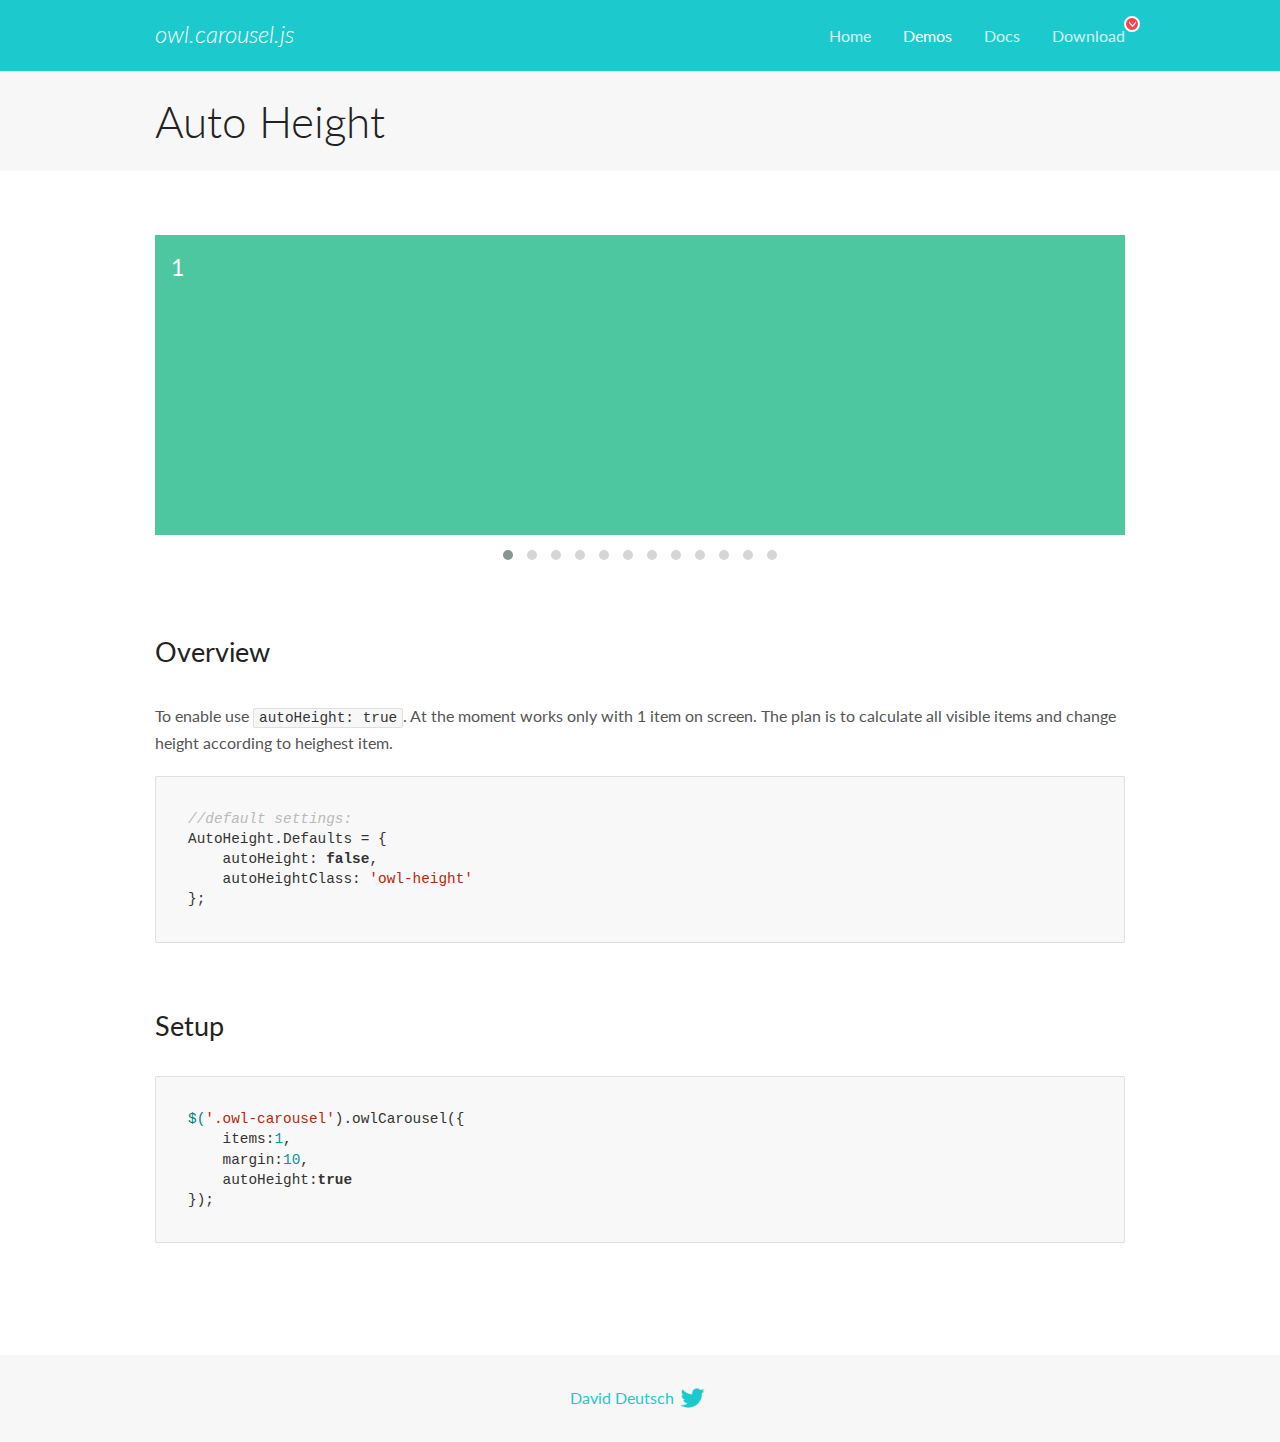
<file: libraries/OwlCarousel2-2.3.4/docs/demos/autoheight.html>
<!DOCTYPE html>
<html lang="en">
  <head>

    <!-- head -->
    <meta charset="utf-8">
    <meta name="msapplication-tap-highlight" content="no" />
    <meta name="viewport" content="width=device-width, initial-scale=1.0" />
    <meta name="description" content="autoHeight usage demo">
    <meta name="author" content="David Deutsch">
    <title>
      Auto Height Demo | Owl Carousel | 2.3.4
    </title>

    <!-- Stylesheets -->
    <link href='https://fonts.googleapis.com/css?family=Lato:300,400,700,400italic,300italic' rel='stylesheet' type='text/css'>
    <link rel="stylesheet" href="../assets/css/docs.theme.min.css">

    <!-- Owl Stylesheets -->
    <link rel="stylesheet" href="../assets/owlcarousel/assets/owl.carousel.min.css">
    <link rel="stylesheet" href="../assets/owlcarousel/assets/owl.theme.default.min.css">

    <!-- HTML5 shim and Respond.js IE8 support of HTML5 elements and media queries -->

    <!--[if lt IE 9]>
      <script src="https://oss.maxcdn.com/libs/html5shiv/3.7.0/html5shiv.js"></script>
      <script src="https://oss.maxcdn.com/libs/respond.js/1.3.0/respond.min.js"></script>
    <![endif]-->

    <!-- Favicons -->
    <link rel="apple-touch-icon-precomposed" sizes="144x144" href="../assets/ico/apple-touch-icon-144-precomposed.png">
    <link rel="shortcut icon" href="../assets/ico/favicon.png">
    <link rel="shortcut icon" href="favicon.ico">

    <!-- Yeah i know js should not be in header. Its required for demos.-->

    <!-- javascript -->
    <script src="../assets/vendors/jquery.min.js"></script>
    <script src="../assets/owlcarousel/owl.carousel.js"></script>
  </head>
  <body>

    <!-- header -->
    <header class="header">
      <div class="row">
        <div class="large-12 columns">
          <div class="brand left">
            <h3>
              <a href="/OwlCarousel2/">owl.carousel.js</a> 
            </h3>
          </div>
          <a id="toggle-nav" class="right">
            <span></span> <span></span> <span></span> 
          </a> 
          <div class="nav-bar">
            <ul class="clearfix">
              <li> <a href="/OwlCarousel2/index.html">Home</a>  </li>
              <li class="active">
                <a href="/OwlCarousel2/demos/demos.html">Demos</a> 
              </li>
              <li> <a href="/OwlCarousel2/docs/started-welcome.html">Docs</a>  </li>
              <li>
                <a href="https://github.com/OwlCarousel2/OwlCarousel2/archive/2.3.4.zip">Download</a> 
                <span class="download"></span> 
              </li>
            </ul>
          </div>
        </div>
      </div>
    </header>

    <!-- title -->
    <section class="title">
      <div class="row">
        <div class="large-12 columns">
          <h1>Auto Height</h1>
        </div>
      </div>
    </section>

    <!--  Demos -->
    <section id="demos">
      <div class="row">
        <div class="large-12 columns">
          <div class="owl-carousel owl-theme">
            <div class="item" style="height:300px">
              <h4>1</h4>
            </div>
            <div class="item" style="height:100px">
              <h4>2</h4>
            </div>
            <div class="item" style="height:500px">
              <h4>3</h4>
            </div>
            <div class="item" style="height:250px">
              <h4>4</h4>
            </div>
            <div class="item" style="height:400px">
              <h4>5</h4>
            </div>
            <div class="item" style="height:500px">
              <h4>6</h4>
            </div>
            <div class="item" style="height:600px">
              <h4>7</h4>
            </div>
            <div class="item" style="height:400px">
              <h4>8</h4>
            </div>
            <div class="item" style="height:300px">
              <h4>9</h4>
            </div>
            <div class="item" style="height:350px">
              <h4>10</h4>
            </div>
            <div class="item" style="height:200px">
              <h4>11</h4>
            </div>
            <div class="item" style="height:150px">
              <h4>12</h4>
            </div>
          </div>
          <h3 id="overview">Overview</h3>
          <p>To enable use <code>autoHeight: true</code>. At the moment works only with 1 item on screen. The plan is to calculate all visible items and change height according to heighest item.</p>
          <pre><code>//default settings:
AutoHeight.Defaults = {
    autoHeight: false,
    autoHeightClass: &#39;owl-height&#39;
};</code></pre>
          <h3 id="setup">Setup</h3>
          <pre><code>$(&#39;.owl-carousel&#39;).owlCarousel({
    items:1,
    margin:10,
    autoHeight:true
});</code></pre>
          <script>
            $(document).ready(function() {
              $('.owl-carousel').owlCarousel({
                items: 1,
                margin: 10,
                autoHeight: true
              });
            })
          </script>
        </div>
      </div>
    </section>

    <!-- footer -->
    <footer class="footer">
      <div class="row">
        <div class="large-12 columns">
          <h5>
            <a href="/OwlCarousel2/docs/support-contact.html">David Deutsch</a> 
            <a id="custom-tweet-button" href="https://twitter.com/share?url=https://github.com/OwlCarousel2/OwlCarousel2&text=Owl Carousel - This is so awesome! " target="_blank"></a> 
          </h5>
        </div>
      </div>
    </footer>

    <!-- vendors -->
    <script src="../assets/vendors/highlight.js"></script>
    <script src="../assets/js/app.js"></script>
  </body>
</html>
</file>
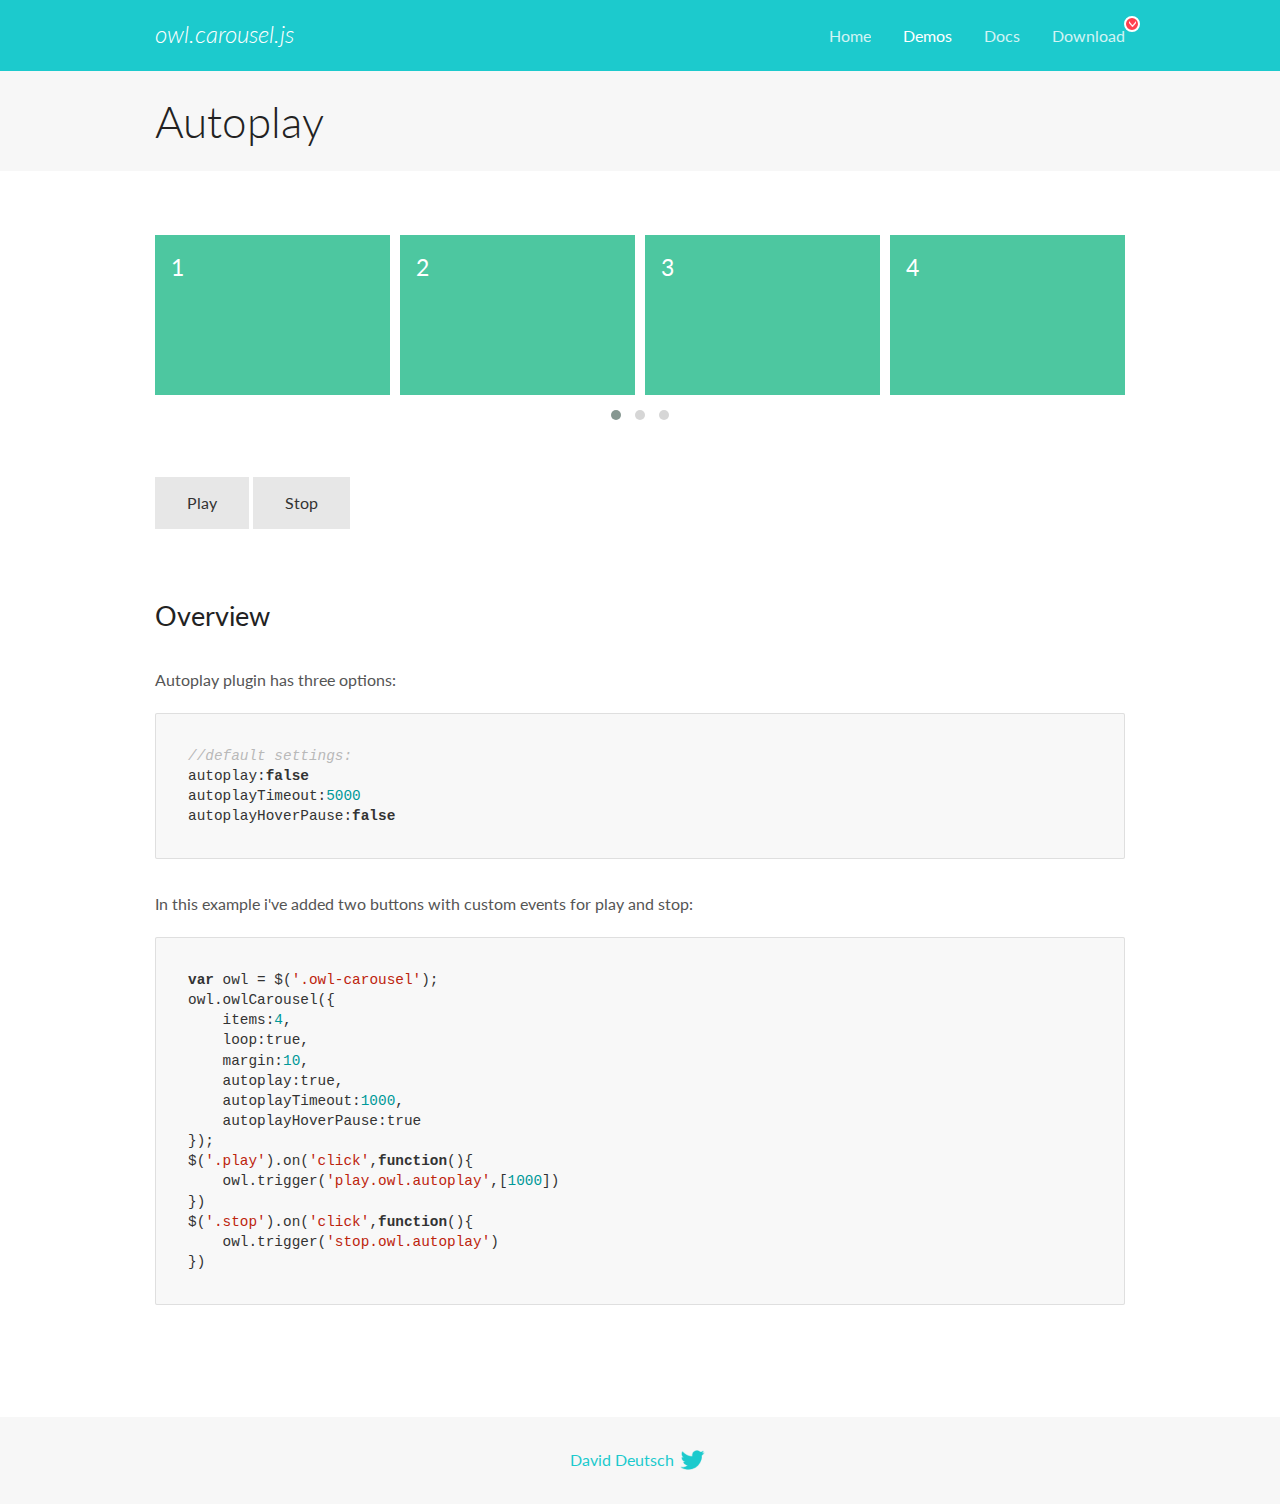
<file: libraries/OwlCarousel2-2.3.4/docs/demos/autoplay.html>
<!DOCTYPE html>
<html lang="en">
  <head>

    <!-- head -->
    <meta charset="utf-8">
    <meta name="msapplication-tap-highlight" content="no" />
    <meta name="viewport" content="width=device-width, initial-scale=1.0" />
    <meta name="description" content="Autoplay usage demo">
    <meta name="author" content="David Deutsch">
    <title>
      Autoplay Demo | Owl Carousel | 2.3.4
    </title>

    <!-- Stylesheets -->
    <link href='https://fonts.googleapis.com/css?family=Lato:300,400,700,400italic,300italic' rel='stylesheet' type='text/css'>
    <link rel="stylesheet" href="../assets/css/docs.theme.min.css">

    <!-- Owl Stylesheets -->
    <link rel="stylesheet" href="../assets/owlcarousel/assets/owl.carousel.min.css">
    <link rel="stylesheet" href="../assets/owlcarousel/assets/owl.theme.default.min.css">

    <!-- HTML5 shim and Respond.js IE8 support of HTML5 elements and media queries -->

    <!--[if lt IE 9]>
      <script src="https://oss.maxcdn.com/libs/html5shiv/3.7.0/html5shiv.js"></script>
      <script src="https://oss.maxcdn.com/libs/respond.js/1.3.0/respond.min.js"></script>
    <![endif]-->

    <!-- Favicons -->
    <link rel="apple-touch-icon-precomposed" sizes="144x144" href="../assets/ico/apple-touch-icon-144-precomposed.png">
    <link rel="shortcut icon" href="../assets/ico/favicon.png">
    <link rel="shortcut icon" href="favicon.ico">

    <!-- Yeah i know js should not be in header. Its required for demos.-->

    <!-- javascript -->
    <script src="../assets/vendors/jquery.min.js"></script>
    <script src="../assets/owlcarousel/owl.carousel.js"></script>
  </head>
  <body>

    <!-- header -->
    <header class="header">
      <div class="row">
        <div class="large-12 columns">
          <div class="brand left">
            <h3>
              <a href="/OwlCarousel2/">owl.carousel.js</a> 
            </h3>
          </div>
          <a id="toggle-nav" class="right">
            <span></span> <span></span> <span></span> 
          </a> 
          <div class="nav-bar">
            <ul class="clearfix">
              <li> <a href="/OwlCarousel2/index.html">Home</a>  </li>
              <li class="active">
                <a href="/OwlCarousel2/demos/demos.html">Demos</a> 
              </li>
              <li> <a href="/OwlCarousel2/docs/started-welcome.html">Docs</a>  </li>
              <li>
                <a href="https://github.com/OwlCarousel2/OwlCarousel2/archive/2.3.4.zip">Download</a> 
                <span class="download"></span> 
              </li>
            </ul>
          </div>
        </div>
      </div>
    </header>

    <!-- title -->
    <section class="title">
      <div class="row">
        <div class="large-12 columns">
          <h1>Autoplay</h1>
        </div>
      </div>
    </section>

    <!--  Demos -->
    <section id="demos">
      <div class="row">
        <div class="large-12 columns">
          <div class="owl-carousel owl-theme">
            <div class="item">
              <h4>1</h4>
            </div>
            <div class="item">
              <h4>2</h4>
            </div>
            <div class="item">
              <h4>3</h4>
            </div>
            <div class="item">
              <h4>4</h4>
            </div>
            <div class="item">
              <h4>5</h4>
            </div>
            <div class="item">
              <h4>6</h4>
            </div>
            <div class="item">
              <h4>7</h4>
            </div>
            <div class="item">
              <h4>8</h4>
            </div>
            <div class="item">
              <h4>9</h4>
            </div>
            <div class="item">
              <h4>10</h4>
            </div>
            <div class="item">
              <h4>11</h4>
            </div>
            <div class="item">
              <h4>12</h4>
            </div>
          </div>
          <a class="button secondary play">Play</a> 
          <a class="button secondary stop">Stop</a> 
          <h3 id="overview">Overview</h3>
          <p>Autoplay plugin has three options:</p>
          <pre><code>//default settings:
autoplay:false
autoplayTimeout:5000
autoplayHoverPause:false</code></pre>
          <p>In this example i&#39;ve added two buttons with custom events for play and stop:</p>
          <pre><code>var owl = $(&#39;.owl-carousel&#39;);
owl.owlCarousel({
    items:4,
    loop:true,
    margin:10,
    autoplay:true,
    autoplayTimeout:1000,
    autoplayHoverPause:true
});
$(&#39;.play&#39;).on(&#39;click&#39;,function(){
    owl.trigger(&#39;play.owl.autoplay&#39;,[1000])
})
$(&#39;.stop&#39;).on(&#39;click&#39;,function(){
    owl.trigger(&#39;stop.owl.autoplay&#39;)
})</code></pre>
          <script>
            $(document).ready(function() {
              var owl = $('.owl-carousel');
              owl.owlCarousel({
                items: 4,
                loop: true,
                margin: 10,
                autoplay: true,
                autoplayTimeout: 1000,
                autoplayHoverPause: true
              });
              $('.play').on('click', function() {
                owl.trigger('play.owl.autoplay', [1000])
              })
              $('.stop').on('click', function() {
                owl.trigger('stop.owl.autoplay')
              })
            })
          </script>
        </div>
      </div>
    </section>

    <!-- footer -->
    <footer class="footer">
      <div class="row">
        <div class="large-12 columns">
          <h5>
            <a href="/OwlCarousel2/docs/support-contact.html">David Deutsch</a> 
            <a id="custom-tweet-button" href="https://twitter.com/share?url=https://github.com/OwlCarousel2/OwlCarousel2&text=Owl Carousel - This is so awesome! " target="_blank"></a> 
          </h5>
        </div>
      </div>
    </footer>

    <!-- vendors -->
    <script src="../assets/vendors/highlight.js"></script>
    <script src="../assets/js/app.js"></script>
  </body>
</html>
</file>
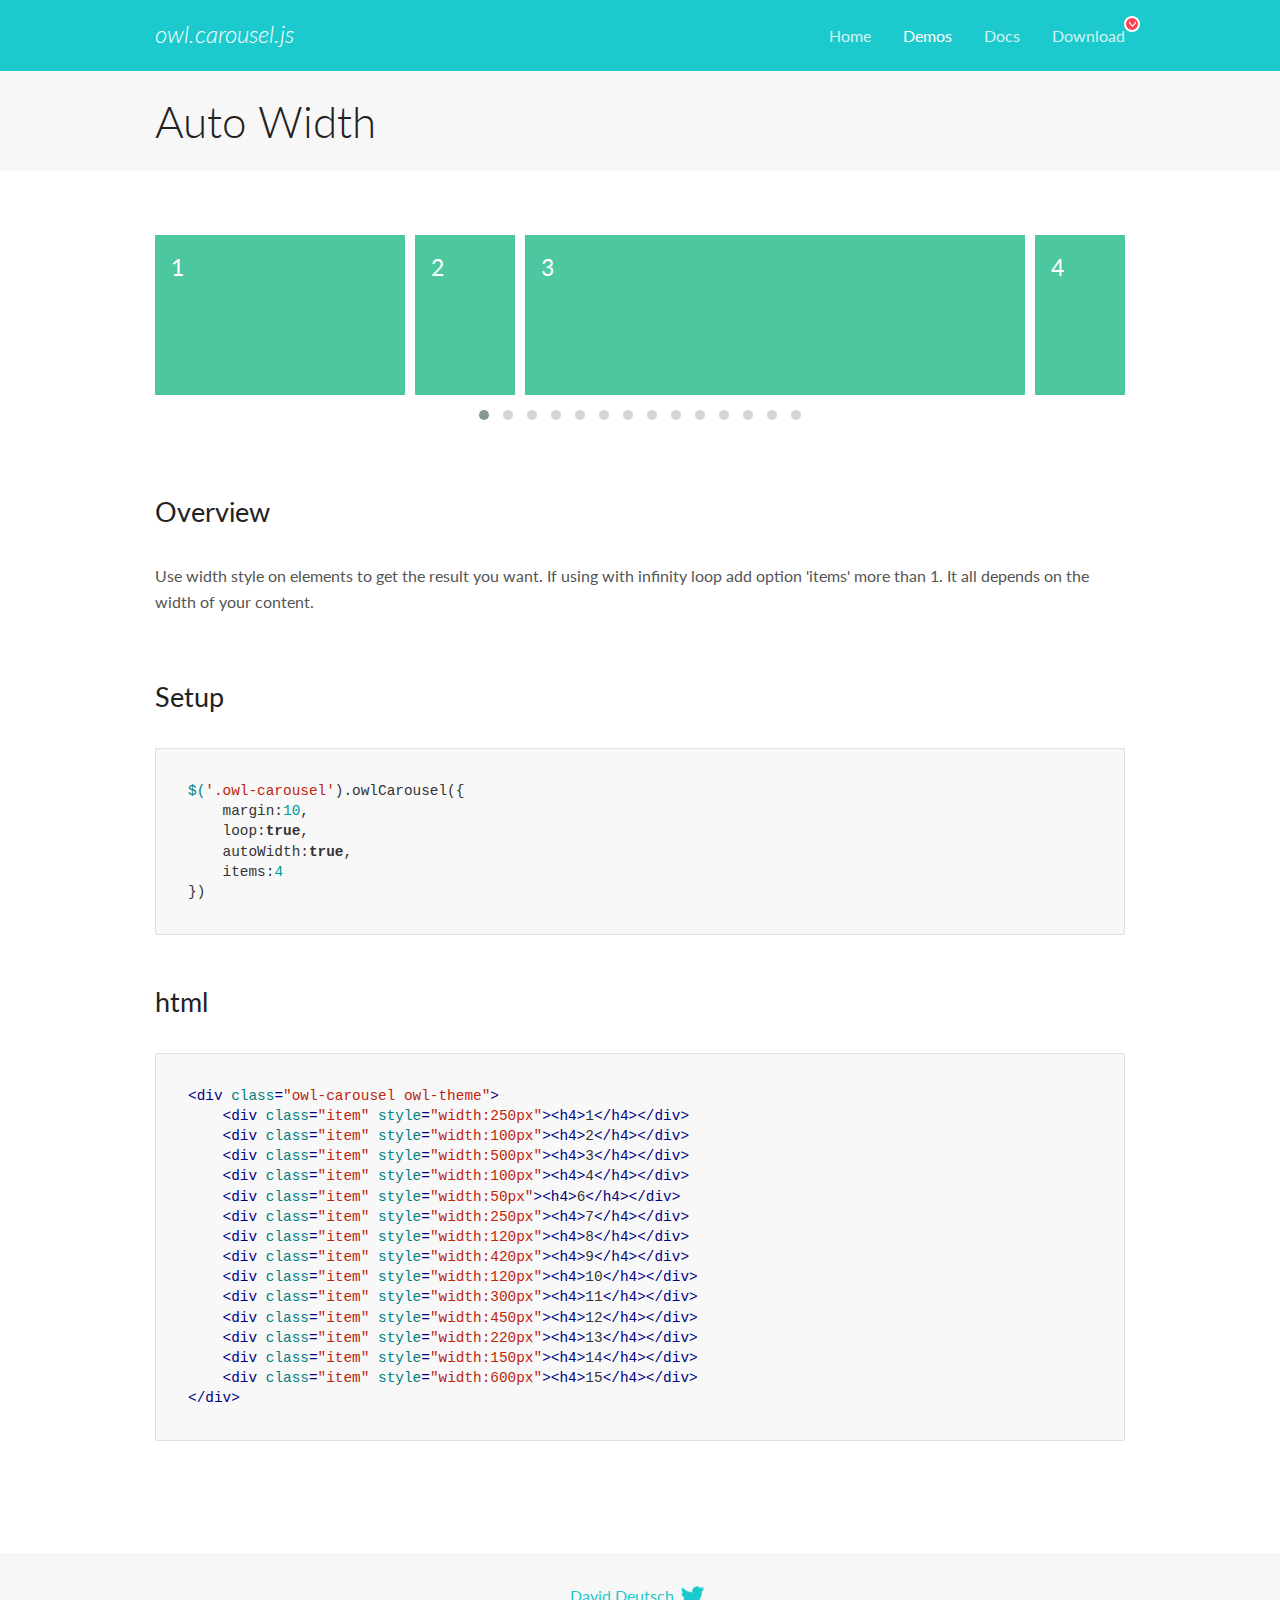
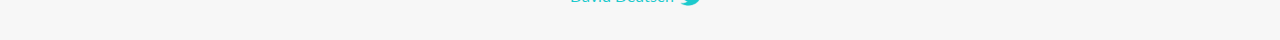
<file: libraries/OwlCarousel2-2.3.4/docs/demos/autowidth.html>
<!DOCTYPE html>
<html lang="en">
  <head>

    <!-- head -->
    <meta charset="utf-8">
    <meta name="msapplication-tap-highlight" content="no" />
    <meta name="viewport" content="width=device-width, initial-scale=1.0" />
    <meta name="description" content="Auto Width">
    <meta name="author" content="David Deutsch">
    <title>
      Auto Width Demo | Owl Carousel | 2.3.4
    </title>

    <!-- Stylesheets -->
    <link href='https://fonts.googleapis.com/css?family=Lato:300,400,700,400italic,300italic' rel='stylesheet' type='text/css'>
    <link rel="stylesheet" href="../assets/css/docs.theme.min.css">

    <!-- Owl Stylesheets -->
    <link rel="stylesheet" href="../assets/owlcarousel/assets/owl.carousel.min.css">
    <link rel="stylesheet" href="../assets/owlcarousel/assets/owl.theme.default.min.css">

    <!-- HTML5 shim and Respond.js IE8 support of HTML5 elements and media queries -->

    <!--[if lt IE 9]>
      <script src="https://oss.maxcdn.com/libs/html5shiv/3.7.0/html5shiv.js"></script>
      <script src="https://oss.maxcdn.com/libs/respond.js/1.3.0/respond.min.js"></script>
    <![endif]-->

    <!-- Favicons -->
    <link rel="apple-touch-icon-precomposed" sizes="144x144" href="../assets/ico/apple-touch-icon-144-precomposed.png">
    <link rel="shortcut icon" href="../assets/ico/favicon.png">
    <link rel="shortcut icon" href="favicon.ico">

    <!-- Yeah i know js should not be in header. Its required for demos.-->

    <!-- javascript -->
    <script src="../assets/vendors/jquery.min.js"></script>
    <script src="../assets/owlcarousel/owl.carousel.js"></script>
  </head>
  <body>

    <!-- header -->
    <header class="header">
      <div class="row">
        <div class="large-12 columns">
          <div class="brand left">
            <h3>
              <a href="/OwlCarousel2/">owl.carousel.js</a> 
            </h3>
          </div>
          <a id="toggle-nav" class="right">
            <span></span> <span></span> <span></span> 
          </a> 
          <div class="nav-bar">
            <ul class="clearfix">
              <li> <a href="/OwlCarousel2/index.html">Home</a>  </li>
              <li class="active">
                <a href="/OwlCarousel2/demos/demos.html">Demos</a> 
              </li>
              <li> <a href="/OwlCarousel2/docs/started-welcome.html">Docs</a>  </li>
              <li>
                <a href="https://github.com/OwlCarousel2/OwlCarousel2/archive/2.3.4.zip">Download</a> 
                <span class="download"></span> 
              </li>
            </ul>
          </div>
        </div>
      </div>
    </header>

    <!-- title -->
    <section class="title">
      <div class="row">
        <div class="large-12 columns">
          <h1>Auto Width</h1>
        </div>
      </div>
    </section>

    <!--  Demos -->
    <section id="demos">
      <div class="row">
        <div class="large-12 columns">
          <div class="owl-carousel owl-theme">
            <div class="item" style="width:250px">
              <h4>1</h4>
            </div>
            <div class="item" style="width:100px">
              <h4>2</h4>
            </div>
            <div class="item" style="width:500px">
              <h4>3</h4>
            </div>
            <div class="item" style="width:100px">
              <h4>4</h4>
            </div>
            <div class="item" style="width:50px">
              <h4>6</h4>
            </div>
            <div class="item" style="width:250px">
              <h4>7</h4>
            </div>
            <div class="item" style="width:120px">
              <h4>8</h4>
            </div>
            <div class="item" style="width:420px">
              <h4>9</h4>
            </div>
            <div class="item" style="width:120px">
              <h4>10</h4>
            </div>
            <div class="item" style="width:300px">
              <h4>11</h4>
            </div>
            <div class="item" style="width:450px">
              <h4>12</h4>
            </div>
            <div class="item" style="width:220px">
              <h4>13</h4>
            </div>
            <div class="item" style="width:150px">
              <h4>14</h4>
            </div>
            <div class="item" style="width:600px">
              <h4>15</h4>
            </div>
          </div>
          <h3 id="overview">Overview</h3>
          <p>Use width style on elements to get the result you want. If using with infinity loop add option &#39;items&#39; more than 1. It all depends on the width of your content.</p>
          <h3 id="setup">Setup</h3>
          <pre><code>$(&#39;.owl-carousel&#39;).owlCarousel({
    margin:10,
    loop:true,
    autoWidth:true,
    items:4
})</code></pre>
          <h3 id="html">html</h3>
          <pre><code>&lt;div class=&quot;owl-carousel owl-theme&quot;&gt;
    &lt;div class=&quot;item&quot; style=&quot;width:250px&quot;&gt;&lt;h4&gt;1&lt;/h4&gt;&lt;/div&gt;
    &lt;div class=&quot;item&quot; style=&quot;width:100px&quot;&gt;&lt;h4&gt;2&lt;/h4&gt;&lt;/div&gt;
    &lt;div class=&quot;item&quot; style=&quot;width:500px&quot;&gt;&lt;h4&gt;3&lt;/h4&gt;&lt;/div&gt;
    &lt;div class=&quot;item&quot; style=&quot;width:100px&quot;&gt;&lt;h4&gt;4&lt;/h4&gt;&lt;/div&gt;
    &lt;div class=&quot;item&quot; style=&quot;width:50px&quot;&gt;&lt;h4&gt;6&lt;/h4&gt;&lt;/div&gt;
    &lt;div class=&quot;item&quot; style=&quot;width:250px&quot;&gt;&lt;h4&gt;7&lt;/h4&gt;&lt;/div&gt;
    &lt;div class=&quot;item&quot; style=&quot;width:120px&quot;&gt;&lt;h4&gt;8&lt;/h4&gt;&lt;/div&gt;
    &lt;div class=&quot;item&quot; style=&quot;width:420px&quot;&gt;&lt;h4&gt;9&lt;/h4&gt;&lt;/div&gt;
    &lt;div class=&quot;item&quot; style=&quot;width:120px&quot;&gt;&lt;h4&gt;10&lt;/h4&gt;&lt;/div&gt;
    &lt;div class=&quot;item&quot; style=&quot;width:300px&quot;&gt;&lt;h4&gt;11&lt;/h4&gt;&lt;/div&gt;
    &lt;div class=&quot;item&quot; style=&quot;width:450px&quot;&gt;&lt;h4&gt;12&lt;/h4&gt;&lt;/div&gt;
    &lt;div class=&quot;item&quot; style=&quot;width:220px&quot;&gt;&lt;h4&gt;13&lt;/h4&gt;&lt;/div&gt;
    &lt;div class=&quot;item&quot; style=&quot;width:150px&quot;&gt;&lt;h4&gt;14&lt;/h4&gt;&lt;/div&gt;
    &lt;div class=&quot;item&quot; style=&quot;width:600px&quot;&gt;&lt;h4&gt;15&lt;/h4&gt;&lt;/div&gt;
&lt;/div&gt;</code></pre>
          <script>
            $(document).ready(function() {
              $('.owl-carousel').owlCarousel({
                margin: 10,
                loop: true,
                autoWidth: true,
                items: 4
              })
            })
          </script>
        </div>
      </div>
    </section>

    <!-- footer -->
    <footer class="footer">
      <div class="row">
        <div class="large-12 columns">
          <h5>
            <a href="/OwlCarousel2/docs/support-contact.html">David Deutsch</a> 
            <a id="custom-tweet-button" href="https://twitter.com/share?url=https://github.com/OwlCarousel2/OwlCarousel2&text=Owl Carousel - This is so awesome! " target="_blank"></a> 
          </h5>
        </div>
      </div>
    </footer>

    <!-- vendors -->
    <script src="../assets/vendors/highlight.js"></script>
    <script src="../assets/js/app.js"></script>
  </body>
</html>
</file>
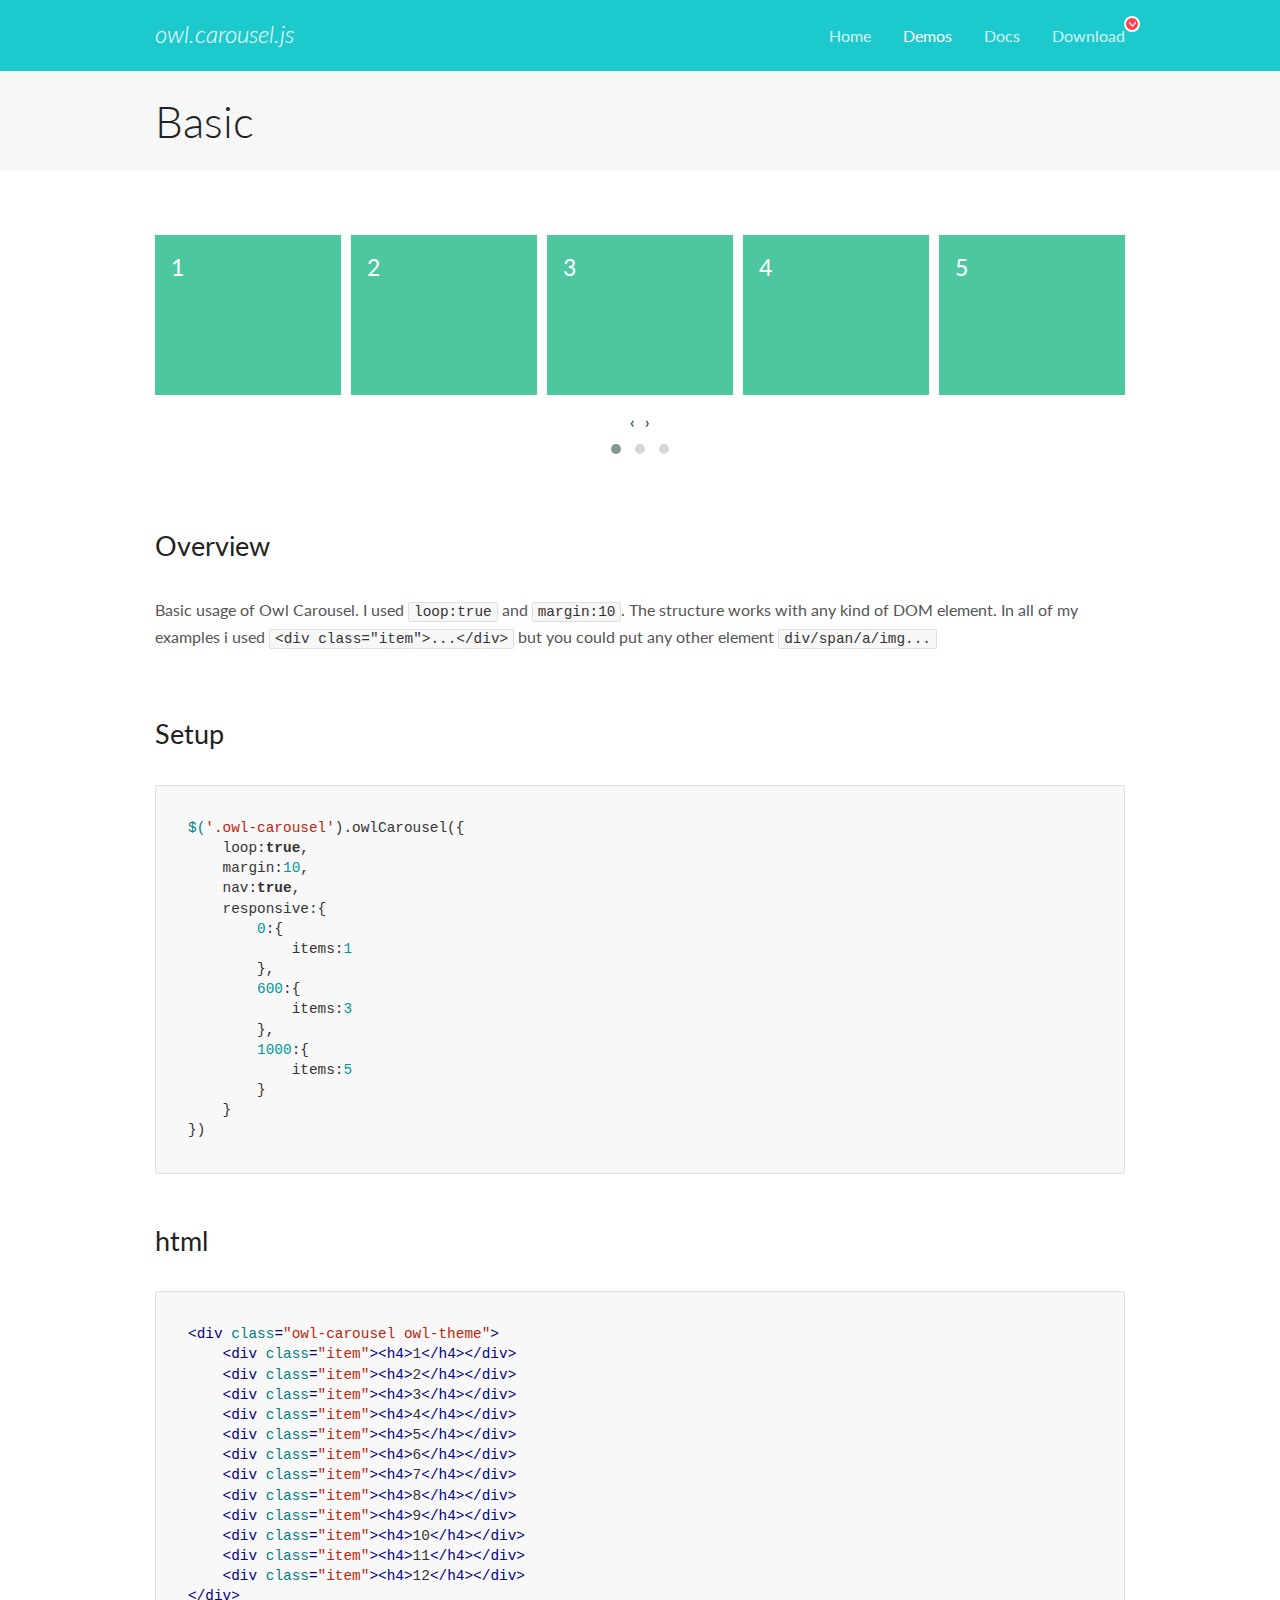
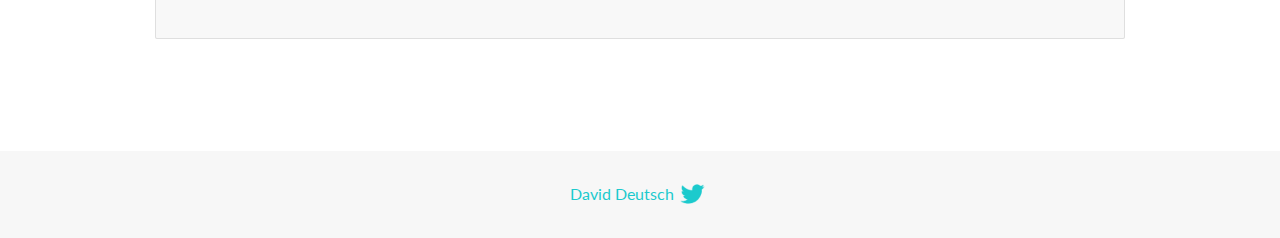
<file: libraries/OwlCarousel2-2.3.4/docs/demos/basic.html>
<!DOCTYPE html>
<html lang="en">
  <head>

    <!-- head -->
    <meta charset="utf-8">
    <meta name="msapplication-tap-highlight" content="no" />
    <meta name="viewport" content="width=device-width, initial-scale=1.0" />
    <meta name="description" content="Basic usage demo">
    <meta name="author" content="David Deutsch">
    <title>
      Basic Demo | Owl Carousel | 2.3.4
    </title>

    <!-- Stylesheets -->
    <link href='https://fonts.googleapis.com/css?family=Lato:300,400,700,400italic,300italic' rel='stylesheet' type='text/css'>
    <link rel="stylesheet" href="../assets/css/docs.theme.min.css">

    <!-- Owl Stylesheets -->
    <link rel="stylesheet" href="../assets/owlcarousel/assets/owl.carousel.min.css">
    <link rel="stylesheet" href="../assets/owlcarousel/assets/owl.theme.default.min.css">

    <!-- HTML5 shim and Respond.js IE8 support of HTML5 elements and media queries -->

    <!--[if lt IE 9]>
      <script src="https://oss.maxcdn.com/libs/html5shiv/3.7.0/html5shiv.js"></script>
      <script src="https://oss.maxcdn.com/libs/respond.js/1.3.0/respond.min.js"></script>
    <![endif]-->

    <!-- Favicons -->
    <link rel="apple-touch-icon-precomposed" sizes="144x144" href="../assets/ico/apple-touch-icon-144-precomposed.png">
    <link rel="shortcut icon" href="../assets/ico/favicon.png">
    <link rel="shortcut icon" href="favicon.ico">

    <!-- Yeah i know js should not be in header. Its required for demos.-->

    <!-- javascript -->
    <script src="../assets/vendors/jquery.min.js"></script>
    <script src="../assets/owlcarousel/owl.carousel.js"></script>
  </head>
  <body>

    <!-- header -->
    <header class="header">
      <div class="row">
        <div class="large-12 columns">
          <div class="brand left">
            <h3>
              <a href="/OwlCarousel2/">owl.carousel.js</a> 
            </h3>
          </div>
          <a id="toggle-nav" class="right">
            <span></span> <span></span> <span></span> 
          </a> 
          <div class="nav-bar">
            <ul class="clearfix">
              <li> <a href="/OwlCarousel2/index.html">Home</a>  </li>
              <li class="active">
                <a href="/OwlCarousel2/demos/demos.html">Demos</a> 
              </li>
              <li> <a href="/OwlCarousel2/docs/started-welcome.html">Docs</a>  </li>
              <li>
                <a href="https://github.com/OwlCarousel2/OwlCarousel2/archive/2.3.4.zip">Download</a> 
                <span class="download"></span> 
              </li>
            </ul>
          </div>
        </div>
      </div>
    </header>

    <!-- title -->
    <section class="title">
      <div class="row">
        <div class="large-12 columns">
          <h1>Basic</h1>
        </div>
      </div>
    </section>

    <!--  Demos -->
    <section id="demos">
      <div class="row">
        <div class="large-12 columns">
          <div class="owl-carousel owl-theme">
            <div class="item">
              <h4>1</h4>
            </div>
            <div class="item">
              <h4>2</h4>
            </div>
            <div class="item">
              <h4>3</h4>
            </div>
            <div class="item">
              <h4>4</h4>
            </div>
            <div class="item">
              <h4>5</h4>
            </div>
            <div class="item">
              <h4>6</h4>
            </div>
            <div class="item">
              <h4>7</h4>
            </div>
            <div class="item">
              <h4>8</h4>
            </div>
            <div class="item">
              <h4>9</h4>
            </div>
            <div class="item">
              <h4>10</h4>
            </div>
            <div class="item">
              <h4>11</h4>
            </div>
            <div class="item">
              <h4>12</h4>
            </div>
          </div>
          <h3 id="overview">Overview</h3>
          <p>Basic usage of Owl Carousel. I used <code>loop:true</code> and <code>margin:10</code>. The structure works with any kind of DOM element. In all of my examples i used <code>&lt;div class=&quot;item&quot;&gt;...&lt;/div&gt;</code> but you could
            put any other element <code>div/span/a/img...</code></p>
          <h3 id="setup">Setup</h3>
          <pre><code>$(&#39;.owl-carousel&#39;).owlCarousel({
    loop:true,
    margin:10,
    nav:true,
    responsive:{
        0:{
            items:1
        },
        600:{
            items:3
        },
        1000:{
            items:5
        }
    }
})</code></pre>
          <h3 id="html">html</h3>
          <pre><code>&lt;div class=&quot;owl-carousel owl-theme&quot;&gt;
    &lt;div class=&quot;item&quot;&gt;&lt;h4&gt;1&lt;/h4&gt;&lt;/div&gt;
    &lt;div class=&quot;item&quot;&gt;&lt;h4&gt;2&lt;/h4&gt;&lt;/div&gt;
    &lt;div class=&quot;item&quot;&gt;&lt;h4&gt;3&lt;/h4&gt;&lt;/div&gt;
    &lt;div class=&quot;item&quot;&gt;&lt;h4&gt;4&lt;/h4&gt;&lt;/div&gt;
    &lt;div class=&quot;item&quot;&gt;&lt;h4&gt;5&lt;/h4&gt;&lt;/div&gt;
    &lt;div class=&quot;item&quot;&gt;&lt;h4&gt;6&lt;/h4&gt;&lt;/div&gt;
    &lt;div class=&quot;item&quot;&gt;&lt;h4&gt;7&lt;/h4&gt;&lt;/div&gt;
    &lt;div class=&quot;item&quot;&gt;&lt;h4&gt;8&lt;/h4&gt;&lt;/div&gt;
    &lt;div class=&quot;item&quot;&gt;&lt;h4&gt;9&lt;/h4&gt;&lt;/div&gt;
    &lt;div class=&quot;item&quot;&gt;&lt;h4&gt;10&lt;/h4&gt;&lt;/div&gt;
    &lt;div class=&quot;item&quot;&gt;&lt;h4&gt;11&lt;/h4&gt;&lt;/div&gt;
    &lt;div class=&quot;item&quot;&gt;&lt;h4&gt;12&lt;/h4&gt;&lt;/div&gt;
&lt;/div&gt;</code></pre>
          <script>
            $(document).ready(function() {
              var owl = $('.owl-carousel');
              owl.owlCarousel({
                margin: 10,
                nav: true,
                loop: true,
                responsive: {
                  0: {
                    items: 1
                  },
                  600: {
                    items: 3
                  },
                  1000: {
                    items: 5
                  }
                }
              })
            })
          </script>
        </div>
      </div>
    </section>

    <!-- footer -->
    <footer class="footer">
      <div class="row">
        <div class="large-12 columns">
          <h5>
            <a href="/OwlCarousel2/docs/support-contact.html">David Deutsch</a> 
            <a id="custom-tweet-button" href="https://twitter.com/share?url=https://github.com/OwlCarousel2/OwlCarousel2&text=Owl Carousel - This is so awesome! " target="_blank"></a> 
          </h5>
        </div>
      </div>
    </footer>

    <!-- vendors -->
    <script src="../assets/vendors/highlight.js"></script>
    <script src="../assets/js/app.js"></script>
  </body>
</html>
</file>
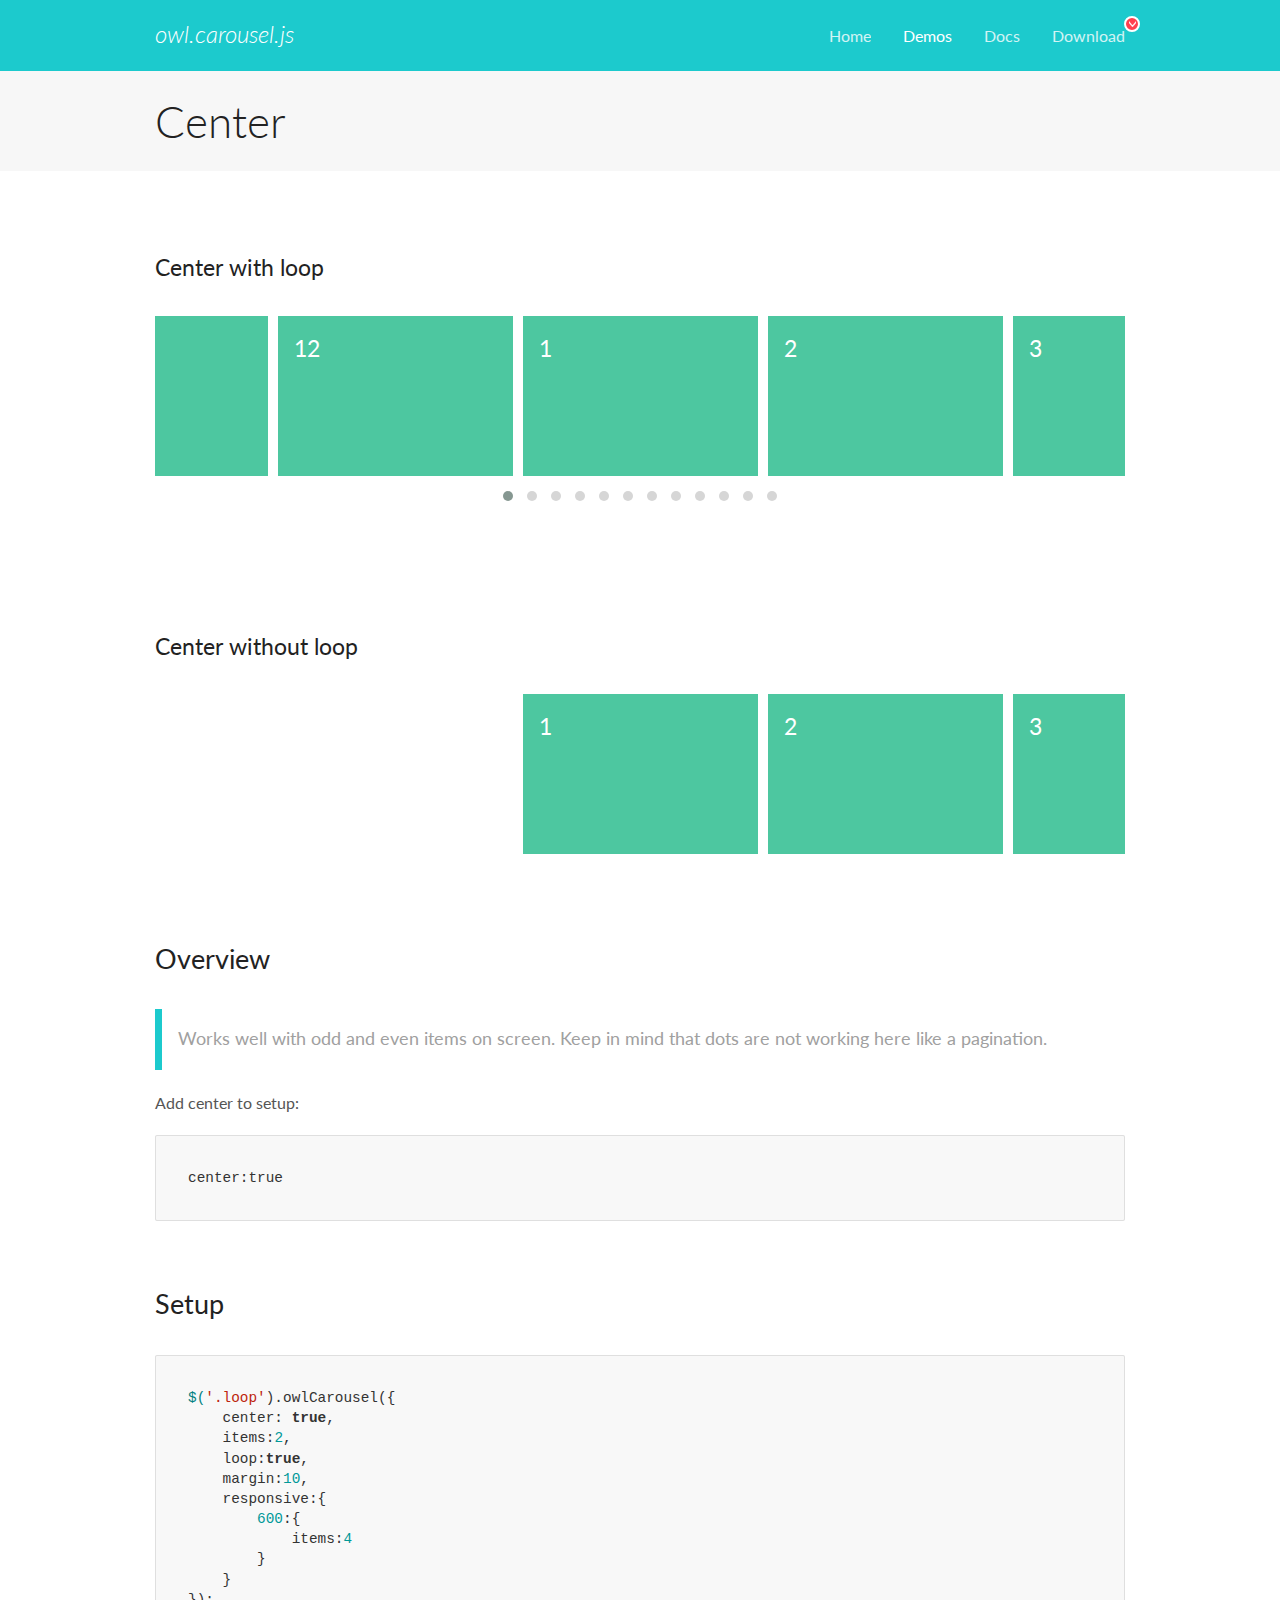
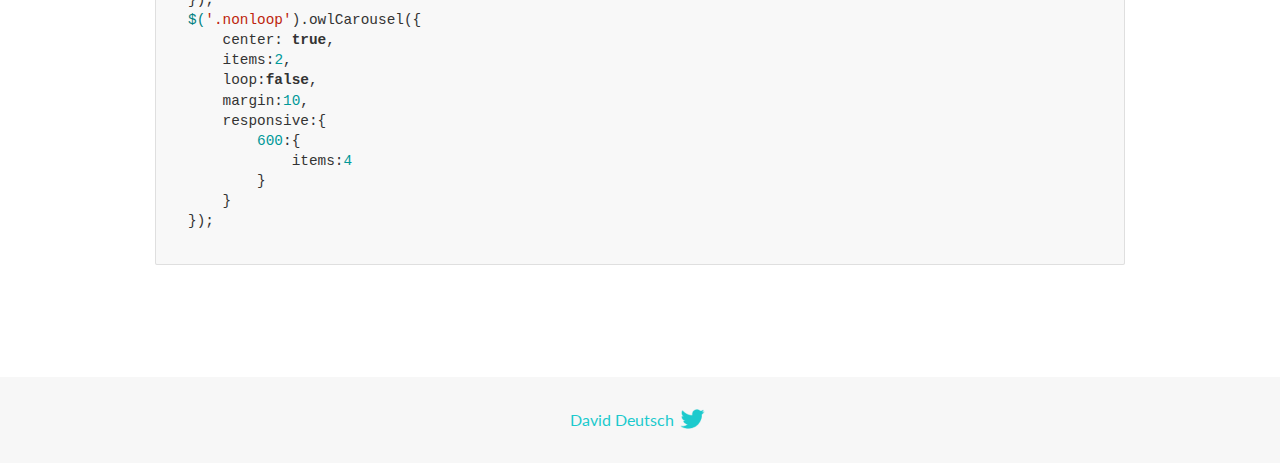
<file: libraries/OwlCarousel2-2.3.4/docs/demos/center.html>
<!DOCTYPE html>
<html lang="en">
  <head>

    <!-- head -->
    <meta charset="utf-8">
    <meta name="msapplication-tap-highlight" content="no" />
    <meta name="viewport" content="width=device-width, initial-scale=1.0" />
    <meta name="description" content="Center carousel">
    <meta name="author" content="David Deutsch">
    <title>
      Center Demo | Owl Carousel | 2.3.4
    </title>

    <!-- Stylesheets -->
    <link href='https://fonts.googleapis.com/css?family=Lato:300,400,700,400italic,300italic' rel='stylesheet' type='text/css'>
    <link rel="stylesheet" href="../assets/css/docs.theme.min.css">

    <!-- Owl Stylesheets -->
    <link rel="stylesheet" href="../assets/owlcarousel/assets/owl.carousel.min.css">
    <link rel="stylesheet" href="../assets/owlcarousel/assets/owl.theme.default.min.css">

    <!-- HTML5 shim and Respond.js IE8 support of HTML5 elements and media queries -->

    <!--[if lt IE 9]>
      <script src="https://oss.maxcdn.com/libs/html5shiv/3.7.0/html5shiv.js"></script>
      <script src="https://oss.maxcdn.com/libs/respond.js/1.3.0/respond.min.js"></script>
    <![endif]-->

    <!-- Favicons -->
    <link rel="apple-touch-icon-precomposed" sizes="144x144" href="../assets/ico/apple-touch-icon-144-precomposed.png">
    <link rel="shortcut icon" href="../assets/ico/favicon.png">
    <link rel="shortcut icon" href="favicon.ico">

    <!-- Yeah i know js should not be in header. Its required for demos.-->

    <!-- javascript -->
    <script src="../assets/vendors/jquery.min.js"></script>
    <script src="../assets/owlcarousel/owl.carousel.js"></script>
  </head>
  <body>

    <!-- header -->
    <header class="header">
      <div class="row">
        <div class="large-12 columns">
          <div class="brand left">
            <h3>
              <a href="/OwlCarousel2/">owl.carousel.js</a> 
            </h3>
          </div>
          <a id="toggle-nav" class="right">
            <span></span> <span></span> <span></span> 
          </a> 
          <div class="nav-bar">
            <ul class="clearfix">
              <li> <a href="/OwlCarousel2/index.html">Home</a>  </li>
              <li class="active">
                <a href="/OwlCarousel2/demos/demos.html">Demos</a> 
              </li>
              <li> <a href="/OwlCarousel2/docs/started-welcome.html">Docs</a>  </li>
              <li>
                <a href="https://github.com/OwlCarousel2/OwlCarousel2/archive/2.3.4.zip">Download</a> 
                <span class="download"></span> 
              </li>
            </ul>
          </div>
        </div>
      </div>
    </header>

    <!-- title -->
    <section class="title">
      <div class="row">
        <div class="large-12 columns">
          <h1>Center</h1>
        </div>
      </div>
    </section>

    <!--  Demos -->
    <section id="demos">
      <div class="row">
        <div class="large-12 columns">
          <h4 id="center-with-loop">Center with loop</h4>
          <div class="loop owl-carousel owl-theme">
            <div class="item">
              <h4>1</h4>
            </div>
            <div class="item">
              <h4>2</h4>
            </div>
            <div class="item">
              <h4>3</h4>
            </div>
            <div class="item">
              <h4>4</h4>
            </div>
            <div class="item">
              <h4>5</h4>
            </div>
            <div class="item">
              <h4>6</h4>
            </div>
            <div class="item">
              <h4>7</h4>
            </div>
            <div class="item">
              <h4>8</h4>
            </div>
            <div class="item">
              <h4>9</h4>
            </div>
            <div class="item">
              <h4>10</h4>
            </div>
            <div class="item">
              <h4>11</h4>
            </div>
            <div class="item">
              <h4>12</h4>
            </div>
          </div>
          <br>
          <h4 id="center-without-loop">Center without loop</h4>
          <div class="nonloop owl-carousel">
            <div class="item">
              <h4>1</h4>
            </div>
            <div class="item">
              <h4>2</h4>
            </div>
            <div class="item">
              <h4>3</h4>
            </div>
            <div class="item">
              <h4>4</h4>
            </div>
            <div class="item">
              <h4>5</h4>
            </div>
            <div class="item">
              <h4>6</h4>
            </div>
            <div class="item">
              <h4>7</h4>
            </div>
            <div class="item">
              <h4>8</h4>
            </div>
            <div class="item">
              <h4>9</h4>
            </div>
            <div class="item">
              <h4>10</h4>
            </div>
            <div class="item">
              <h4>11</h4>
            </div>
            <div class="item">
              <h4>12</h4>
            </div>
          </div>
          <h3 id="overview">Overview</h3>
          <blockquote>
            <p>Works well with odd and even items on screen. Keep in mind that dots are not working here like a pagination.</p>
          </blockquote>
          <p>Add center to setup:</p>
          <pre><code>center:true</code></pre>
          <h3 id="setup">Setup</h3>
          <pre><code>$(&#39;.loop&#39;).owlCarousel({
    center: true,
    items:2,
    loop:true,
    margin:10,
    responsive:{
        600:{
            items:4
        }
    }
});
$(&#39;.nonloop&#39;).owlCarousel({
    center: true,
    items:2,
    loop:false,
    margin:10,
    responsive:{
        600:{
            items:4
        }
    }
});</code></pre>
          <script>
            jQuery(document).ready(function($) {
              $('.loop').owlCarousel({
                center: true,
                items: 2,
                loop: true,
                margin: 10,
                responsive: {
                  600: {
                    items: 4
                  }
                }
              });
              $('.nonloop').owlCarousel({
                center: true,
                items: 2,
                loop: false,
                margin: 10,
                responsive: {
                  600: {
                    items: 4
                  }
                }
              });
            });
          </script>
        </div>
      </div>
    </section>

    <!-- footer -->
    <footer class="footer">
      <div class="row">
        <div class="large-12 columns">
          <h5>
            <a href="/OwlCarousel2/docs/support-contact.html">David Deutsch</a> 
            <a id="custom-tweet-button" href="https://twitter.com/share?url=https://github.com/OwlCarousel2/OwlCarousel2&text=Owl Carousel - This is so awesome! " target="_blank"></a> 
          </h5>
        </div>
      </div>
    </footer>

    <!-- vendors -->
    <script src="../assets/vendors/highlight.js"></script>
    <script src="../assets/js/app.js"></script>
  </body>
</html>
</file>
<file: css/pages/default-style.css>
@font-face {
    font-family: "iranyekan";
    font-style: normal;
    font-weight: normal;
    src: url('../../fonts/iranyekan/eot/iranyekanwebregularfanum.eot'); /* IE9 Compat Modes */
    src: url('../../fonts/iranyekan/eot/iranyekanwebregularfanum.eot?#iefix') format('embedded-opentype'), /* IE6-IE8 */
    url('../../fonts/iranyekan/woff/iranyekanwebregularfanum.woff') format('woff'), /* Pretty Modern Browsers */
    url('../../fonts/iranyekan/ttf/iranyekanwebregularfanum.ttf')  format('truetype'); /* Safari, Android, iOS */
}

@font-face {
    font-family: "iranyekan";
    font-style: normal;
    font-weight: bold;
    src: url('../../fonts/iranyekan/eot/iranyekanwebboldfanum.eot'); /* IE9 Compat Modes */
    src: url('../../fonts/iranyekan/eot/iranyekanwebboldfanum.eot?#iefix') format('embedded-opentype'), /* IE6-IE8 */
    url('../../fonts/iranyekan/woff/iranyekanwebboldfanum.woff') format('woff'), /* Pretty Modern Browsers */
    url('../../fonts/iranyekan/ttf/iranyekanwebboldfanum.ttf')  format('truetype'); /* Safari, Android, iOS */
}

body {
    font-family: "iranyekan";
    max-width: 3500px;
    margin: 0 auto;
    padding: 0;
}

img{
    max-width: 100%;
    height: auto;
}

a {
    text-decoration: none;
}
</file>
<file: css/pages/front-page-style.css>
@import "../component/header-style.css";
@import "../component/main-menu.css";
@import "../component/slider-style.css";
@import "../component/category-box.css";
@import "../component/offer.css";
@import "../component/courses.css";
@import "../component/certified-teachers.css";
@import "../component/blog-section.css";
@import "../component/testimony-section.css";
@import "../component/about.css";
@import "../component/request-quote.css";
@import "../component/footer-page.css";
@import "../component/about-page.css";
</file>
<file: practice-noruzi/css/style.css>
@font-face {
     font-family: "circular";
     src: url(../fonts/circular/circular.eot), url(../fonts/circular/circular.eot?#iefix) format("embedded-opentype"), url(../fonts/circular/circular.ttf) format("truetype"), url(../fonts/circular/circular.woff2) format("woff2"), url(../fonts/circular/circular.woff) format("woff");
     font-weight: normal;
 }
 
 @font-face {
     font-family: "circular";
     font-weight: bold;
     src: url(../fonts/circular/Circular\ Std\ Bold.eot), url(../fonts/circular/Circular\ Std\ Bold.eot?#iefix) format("embedded-opentype"), url(../fonts/circular/Circular\ Std\ Bold.ttf) format("truetype"), url(../fonts/circular/Circular\ Std\ Bold.woff2) format("woff2"), url(../fonts/circular/Circular\ Std\ Bold.woff) format("woff");
 }
 
 @font-face {
     font-family: "iransans";
     src: url(../fonts/iransans/iransans.eot), url(../fonts/iransans/iransans.eot) format("embedded-opentype"), url(../fonts/iransans/iransans.ttf) format("truetype"), url(../fonts/iransans/iransans.woff2) format("woff2"), url(../fonts/iransans/iransans.woff) format("woff");
     font-weight: normal;
 }
 
 @font-face {
     font-family: "iransans";
     font-weight: bold;
     src: url(../fonts/iransans/IRAN\Sans\ Bold.eot), url(../fonts/iransans/IRAN\ Sans\ Bold.eot) format("embedded-opentype"), url(../fonts/iransans/IRAN\ Sans\ Bold.ttf) format("truetype"), url(../fonts/iransans/IRAN\ Sans\ Bold.woff2) format("woff2"), url(../fonts/iransans/IRAN\ Sans\ Bold.woff) format("woff");
 }
 
 * {
     font-family: "circular";
     font-weight: normal;
     line-height: normal;
     word-spacing: normal;
     letter-spacing: normal;
 }
 
 html {
     font-size: 100%;
 }
 
 title,
 h1,
 label,
 th {
     font-family: "circular";
     font-weight: bold;
 }
 
 #tabel {
     text-align: center;
 }
 
 .text.txt {
     font-weight: bold;
     text-align: center;
 }
 
 table tr .thc {
     color: red;
 }
 
 nav a[href] {
     color: black;
 }
 
 nav a[href="./contact_us.html"] {
     color: green;
 }
 
 a[href$=html] {
     background-color: pink;
 }
 
 p>span {
     background-color: orange;
 }
 
 li+span {
     background-color: yellow;
 }
 
 footer:hover a {
     color: purple;
 }
 
 li:hover a {
     color: purple;
 }
 
 li:hover {
     color: purple;
 }
 
 p.text::first-letter {
     font-weight: bold;
 }
 
 button {
     padding: .5rem;
     border: 2px solid black;
 }
 
 iframe {
     width: 100%;
 }
 
 video {
     width: 100%;
 }
 
 header.head {
     width: 100%;
     height: 200px;
     background-image: url(../media/pictures/images.jpg);
     background-size: cover;
     background-repeat: no-repeat;
     background-position: 0 80%;
 }
 
 header.conhead {
     width: 100%;
     height: 150px;
     text-align: center;
     background: linear-gradient(to left, #3a1c71, #d76d77, #ffaf7b);
     filter: drop-shadow(2px 2px 4px rgb(0, 0, 0, .5));
 }
 
 h1 {
     padding: 3rem 0;
     text-shadow: 1px 1px 1px rgb(0, 0, 0, .2);
 }
 
 p {
     text-align: justify;
 }
 
 textarea {
     word-break: break-all;
 }
 
 .section::after,
 .section::before {
     content: "";
     display: table;
 }
 
 .section::after {
     clear: both;
 }
 
 .text_header {
     float: right;
     width: 100%;
     font-size: 1.1rem;
 }
 
 .img_header {
     float: right;
     width: 100%;
 }
 
 .text_header h1 {
     text-align: center;
     padding: 4rem 3rem 0 3rem;
     margin: 0;
     color: #fff;
     font-family: "iransans";
     font-weight: bold;
     word-spacing: normal;
     letter-spacing: normal;
 }
 
 .text_header p {
     padding: 0 3rem 1rem 3rem;
     margin: 0;
     line-height: 2rem;
     color: #fff;
     font-family: "iransans";
     font-weight: normal;
     word-spacing: normal;
     letter-spacing: normal;
 }
 
 .section h3 {
     font-family: "iransans";
     font-weight: bold;
     word-spacing: normal;
     letter-spacing: normal;
 }
 
 .section div {
     font-family: "iransans";
     font-weight: normal;
     word-spacing: normal;
     letter-spacing: normal;
 }
 
 .center {
     min-width: 85%;
 }
 
 .pic {
     float: right;
     border: .1rem solid;
     border-radius: 1rem;
     height: 25rem;
     margin-bottom: 1rem;
 }
 
 .pic img {
     width: 100%;
     border-radius: 1rem;
 }
 
 .grad {
     background: linear-gradient(to left, #3a1c71, #d76d77, #ffaf7b);
 }
 
 footer {
     font-family: "iransans";
     font-weight: normal;
     word-spacing: normal;
     letter-spacing: normal;
 }
 
 .pic h4 {
     font-family: "iransans";
     font-weight: bold;
     word-spacing: normal;
     letter-spacing: normal;
     font-size: 14px;
     padding: 0 .5rem;
 }
 
 .pic p {
     font-family: "iransans";
     font-weight: normal;
     word-spacing: normal;
     letter-spacing: normal;
     font-size: 12px;
     padding: 0 .5rem;
 }
 
 .formsec {
     width: 50%;
     margin: 0 auto;
 }
 
 .formcontainer label,
 input:not([type="checkbox"]) {
     display: block;
     margin-bottom: .5rem;
 }
 
 .formcontainer input.formcontrol {
     width: 100%;
     padding: .2rem .2rem;
     border-radius: 4px;
     border: 1px solid rgba(0, 0, 0, .3);
 }
 
 .formcontainer input.formcontrol::placeholder {
     color: red
 }
 
 .formcontainer textarea.formcontrol {
     width: 100%;
 }
 
 #check {
     display: none;
 }
 
 .checkmark {
     height: 20px;
     width: 20px;
     background-color: #eee;
     position: absolute;
     border-radius: 4px;
     margin-left: .5rem;
 }
 
 .checkbox:hover .checkmark {
     background-color: #ccc;
 }
 
 .checkbox input:checked~.checkmark {
     background-color: #2196f3;
 }
 
 .checkmark::after {
     content: "";
     position: absolute;
     width: 5px;
     height: 10px;
     border: solid white;
     top: .15rem;
     left: .38rem;
     border-width: 0 3px 3px 0;
     transform: rotate(45deg);
     display: none;
 }
 
 .checkbox input:checked~.checkmark::after {
     display: block;
 }
 
 .formcontainer input:focus {
     background: rgb(246, 247, 248);
 }
 
 .formcontainer textarea:focus {
     background: rgb(246, 247, 248);
 }
 
 .cube-container {
     width: 200px;
     height: 200px;
     perspective: 600px;
     margin: 2rem auto;
 }
 
 .cube {
     position: relative;
     width: 100%;
     height: 100%;
     transform-style: preserve-3d;
     transform: rotateX(45deg);
     animation: cube 3s ease-in 1s infinite alternate;
 }
 
 .cube-face {
     width: 200px;
     height: 200px;
     border: .1rem solid black;
     position: absolute;
     text-align: center;
     font-size: 2rem;
     color: white;
     font-weight: bold;
 }
 
 .cube-front {
     background: rgba(255, 0, 0, .7);
     transform: rotateY(0deg) translateZ(100px);
 }
 
 .cube-back {
     background: rgba(0, 255, 0, .7);
     transform: rotateY(180deg) translateZ(100px);
 }
 
 .cube-top {
     background: rgba(0, 0, 255, .7);
     transform: rotateX(90deg) translateZ(100px);
 }
 
 .cube-bottom {
     background: rgba(255, 0, 255, .7);
     transform: rotateX(-90deg) translateZ(100px);
 }
 
 .cube-right {
     background: rgba(255, 255, 0, .7);
     transform: rotateY(90deg) translateZ(100px);
 }
 
 .cube-left {
     background: rgba(0, 255, 255, .7);
     transform: rotateY(-90deg) translateZ(100px);
 }
 
 @keyframes cube {
     0% {
         transform: rotateY(0);
     }
     40% {
         transform: rotateY(100deg) scale(.8);
     }
     80% {
         transform: rotateY(120deg) scale(1);
     }
     100% {
         transform: rotateY(170deg);
     }
 }
 
 @media(min-width: 768px) {
     .pic {
         width: calc(50% - 2.2rem);
         margin: 1rem;
     }
 }
 
 video {
     width: 500px;
 }
 
 @keyframes cube {
     0% {
         transform: rotateY(0);
     }
     40% {
         transform: rotateY(100deg) scale(1.1);
     }
     80% {
         transform: rotateY(120deg) scale(1.3);
     }
     100% {
         transform: rotateY(170deg);
     }
 }
 
 @media(min-width: 1024px) {
     .text_header {
         width: 60%;
     }
     .img_header {
         width: 40%;
     }
     .pic {
         width: calc(25% - 2.2rem);
         margin: 1rem;
     }
 }
</file>
